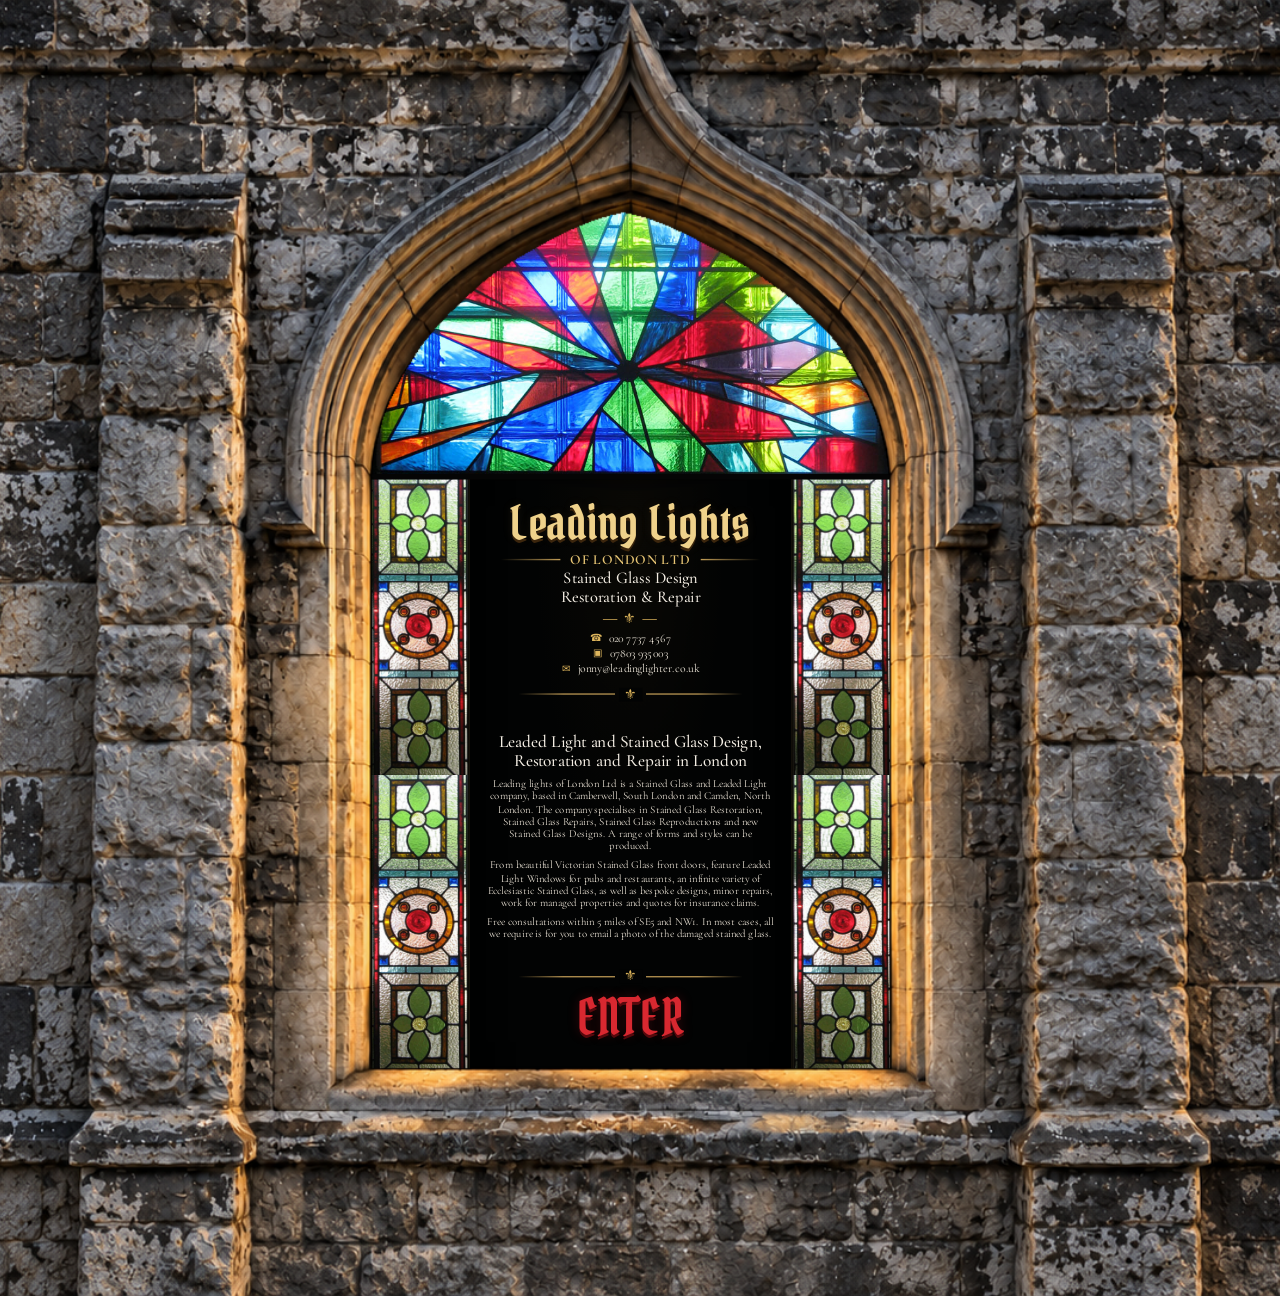
<file: index.html>
<!doctype html>
<html lang="en-GB">

<head>

  <meta charset="utf-8">

  <meta
    name="viewport"
    content="width=device-width, initial-scale=1"
  >


  <title>
    Leading Lights of London Ltd | Stained Glass Design, Restoration & Repair
  </title>


  <meta
    name="description"
    content="Leading Lights of London Ltd — stained glass design, restoration and repair in London."
  >


  <meta
    property="og:title"
    content="Leading Lights of London Ltd | Stained Glass Design, Restoration & Repair"
  >


  <meta
    property="og:description"
    content="Leading Lights of London Ltd — stained glass design, restoration and repair in London."
  >


  <meta
    property="og:type"
    content="website"
  >


  <!-- Add the final canonical URL here when the production domain is confirmed. -->
  <!-- Add verified LocalBusiness structured data here only after all business details are confirmed. -->


  <!-- Shared website styles -->

  <link
    rel="stylesheet"
    href="css/styles.css?v=7"
  >


  <!-- Landing-page-specific styles -->

  <link
    rel="stylesheet"
    href="css/landing.css?v=23"
  >


  <!-- =====================================================
       CLICK-TO-ENLARGE BUSINESS COPY
       ===================================================== -->

  <style>


    /* Existing text block remains visually unchanged
       until the visitor hovers over it. */

    .landing-business-copy--interactive {

      position: relative;

      cursor: pointer;

    }


    /* Invisible border positioned outside the existing
       content so it does NOT change your current spacing. */

    .landing-business-copy--interactive::after {

      content: '';

      position: absolute;

      inset: -10px;

      border:
        1px solid
        transparent;

      border-radius: 2px;

      pointer-events: none;

      transition:
        border-color 180ms ease,
        box-shadow 180ms ease,
        background-color 180ms ease;

    }


    .landing-business-copy--interactive:hover::after,
    .landing-business-copy--interactive:focus-visible::after {

      border-color:
        rgba(220, 181, 95, .72);

      box-shadow:
        0 0 15px rgba(212, 173, 95, .10),
        inset 0 0 16px rgba(212, 173, 95, .025);

      background-color:
        rgba(212, 173, 95, .012);

    }


    .landing-business-copy--interactive:focus-visible {

      outline: none;

    }


    /* =====================================================
       LARGE READING OVERLAY
       ===================================================== */

    .landing-copy-lightbox[hidden] {

      display: none !important;

    }


    .landing-copy-lightbox {

      position: fixed;

      inset: 0;

      z-index: 99999;

      display: flex;

      align-items: center;

      justify-content: center;

      padding:
        clamp(1.5rem, 5vw, 4rem);

      background:
        rgba(0, 0, 0, .94);

      backdrop-filter:
        blur(6px);

      -webkit-backdrop-filter:
        blur(6px);

    }


    .landing-copy-lightbox-panel {

      position: relative;

      width:
        min(
          90vw,
          920px
        );

      max-height:
        85vh;

      overflow-y: auto;

      padding:
        clamp(2.3rem, 5vw, 4.3rem)
        clamp(1.8rem, 5vw, 4.5rem);

      border:
        1px solid
        rgba(212, 173, 95, .46);

      background:
        radial-gradient(
          circle at 50% 0%,
          #181515 0,
          #0c0d0e 48%,
          #070808 100%
        );

      box-shadow:
        0 24px 80px rgba(0, 0, 0, .82),
        inset 0 0 0 1px rgba(255,255,255,.025);

      text-align: center;

    }


    .landing-copy-lightbox-title {

      width:
        min(
          100%,
          760px
        );

      margin:
        0
        auto
        1.7rem;

      font-family:
        'Cormorant Garamond',
        Georgia,
        serif;

      font-size:
        clamp(
          1.75rem,
          3vw,
          2.6rem
        );

      font-weight: 600;

      line-height: 1.15;

      color: #f2eadc;

    }


    .landing-copy-lightbox-rule {

      display: flex;

      align-items: center;

      justify-content: center;

      gap: .8rem;

      width:
        min(
          320px,
          60%
        );

      margin:
        0
        auto
        2rem;

      color: #d4ad5f;

    }


    .landing-copy-lightbox-rule::before,
    .landing-copy-lightbox-rule::after {

      content: '';

      flex: 1;

      height: 1px;

      background:
        linear-gradient(
          to right,
          transparent,
          rgba(212, 173, 95, .75)
        );

    }


    .landing-copy-lightbox-rule::after {

      background:
        linear-gradient(
          to left,
          transparent,
          rgba(212, 173, 95, .75)
        );

    }


    .landing-copy-lightbox-rule span {

      font-size: .7rem;

    }


    .landing-copy-lightbox-text {

      width:
        min(
          100%,
          760px
        );

      margin: 0 auto;

      font-family:
        'Cormorant Garamond',
        Georgia,
        serif;

      color: #e5dccd;

      font-size:
        clamp(
          1.2rem,
          1.8vw,
          1.48rem
        );

      line-height: 1.6;

    }


    .landing-copy-lightbox-text p {

      margin:
        0
        0
        1.45rem;

    }


    .landing-copy-lightbox-text p:last-child {

      margin-bottom: 0;

    }


    .landing-copy-lightbox-close {

      position: absolute;

      top: 1rem;

      right: 1rem;

      z-index: 5;

      display: flex;

      align-items: center;

      justify-content: center;

      width: 46px;

      height: 46px;

      padding: 0;

      border:
        1px solid
        rgba(212, 173, 95, .48);

      border-radius: 50%;

      background:
        rgba(5, 6, 6, .82);

      color: #f1eadc;

      font-family:
        Arial,
        sans-serif;

      font-size: 1.5rem;

      line-height: 1;

      cursor: pointer;

      transition:
        border-color 160ms ease,
        color 160ms ease,
        background-color 160ms ease;

    }


    .landing-copy-lightbox-close:hover,
    .landing-copy-lightbox-close:focus-visible {

      border-color: #d4ad5f;

      color: #efd393;

      background:
        rgba(18, 15, 12, .96);

    }


    body.landing-copy-open {

      overflow: hidden;

    }


    /* =====================================================
       MOBILE
       ===================================================== */

    @media (max-width: 600px) {

      .landing-business-copy--interactive::after {

        inset: -6px;

      }


      .landing-copy-lightbox {

        padding: 1rem;

      }


      .landing-copy-lightbox-panel {

        width: 100%;

        max-height: 90vh;

        padding:
          3.8rem
          1.35rem
          2rem;

      }


      .landing-copy-lightbox-title {

        font-size:
          clamp(
            1.55rem,
            7vw,
            2rem
          );

      }


      .landing-copy-lightbox-text {

        font-size: 1.12rem;

        line-height: 1.55;

      }

    }


    @media (prefers-reduced-motion: reduce) {

      .landing-business-copy--interactive::after,
      .landing-copy-lightbox-close {

        transition: none;

      }

    }


  </style>

</head>



<body class="landing-page">


  <a
    class="skip-link"
    href="#main-content"
  >
    Skip to content
  </a>



  <main id="main-content">


    <section
      class="gothic-stage"
      aria-label="Leading Lights of London entrance"
    >


      <!--
        FRONT STONE FRAME
      -->

      <img
        class="gothic-shell-image"
        src="assets/images/landing/landing-shell-frame-wide-clean-v2.png"
        alt="Weathered Gothic stone window frame"
        width="1448"
        height="1086"
      >



      <!--
        EVERYTHING BELOW THIS POINT SITS BEHIND THE STONE FRAME
      -->

      <div class="window-overlay landing-overlay">



        <!-- TOP STAINED GLASS -->

        <div
          class="landing-glass landing-glass--top"
          aria-hidden="true"
        >

          <img
            src="assets/images/landing/landing-top-panel-v2.png"
            alt=""
          >

        </div>



        <!-- LEFT STAINED-GLASS COLUMN -->

        <div
          class="landing-side-stack landing-side-stack--left"
          aria-hidden="true"
        >


          <div class="landing-side-piece">

            <img
              src="assets/images/landing/landing-side-panel.png"
              alt=""
            >

          </div>


          <div class="landing-side-piece">

            <img
              src="assets/images/landing/landing-side-panel.png"
              alt=""
            >

          </div>


        </div>



        <!-- CENTRAL INFORMATION PANEL -->

        <section
          class="landing-panel"
          aria-labelledby="landing-title"
        >


          <header class="landing-brand">


            <h1
              class="brand-title"
              id="landing-title"
            >
              Leading Lights
            </h1>


            <p class="brand-subtitle">
              of London Ltd
            </p>


            <div
              class="gold-rule"
              aria-hidden="true"
            ></div>



            <p class="service-line">
              Stained Glass Design<br>
              Restoration &amp; Repair
            </p>



            <div class="contact-compact">


              <a href="tel:+442077374567">

                <span aria-hidden="true">
                  ☎
                </span>

                020 7737 4567

              </a>


              <a href="tel:+447803935003">

                <span aria-hidden="true">
                  ▣
                </span>

                07803 935003

              </a>


              <a href="mailto:jonny@leadinglighter.co.uk">

                <span aria-hidden="true">
                  ✉
                </span>

                jonny@leadinglighter.co.uk

              </a>


            </div>


          </header>



          <div
            class="gold-rule landing-section-rule"
            aria-hidden="true"
          ></div>



          <!-- =================================================
               BUSINESS COPY
               Now clickable without changing its normal layout.
               ================================================= -->

          <div
            class="landing-business-copy landing-business-copy--interactive"
            id="landing-business-copy"
            role="button"
            tabindex="0"
            aria-haspopup="dialog"
            aria-controls="landing-copy-lightbox"
            aria-label="Open larger version of the business information"
          >


            <h2 class="landing-business-title">

              Leaded Light and Stained Glass Design, Restoration and Repair in London

            </h2>



            <p class="landing-copy">

              Leading lights of London Ltd is a Stained Glass and Leaded Light company, based in Camberwell, South London and Camden, North London. The company specialises in Stained Glass Restoration, Stained Glass Repairs, Stained Glass Reproductions and new Stained Glass Designs. A range of forms and styles can be produced.

            </p>



            <p class="landing-copy">

              From beautiful Victorian Stained Glass front doors, feature Leaded Light Windows for pubs and restaurants, an infinite variety of Ecclesiastic Stained Glass, as well as bespoke designs, minor repairs, work for managed properties and quotes for insurance claims.

            </p>



            <p class="landing-copy">

              Free consultations within 5 miles of SE5 and NW1. In most cases, all we require is for you to email a photo of the damaged stained glass.

            </p>


          </div>



          <div
            class="gold-rule landing-enter-rule"
            aria-hidden="true"
          ></div>



          <!-- ENTER -->

          <a
            class="enter-link"
            href="home.html"
            aria-label="Enter the Leading Lights of London website"
          >
            ENTER
          </a>


        </section>



        <!-- RIGHT STAINED-GLASS COLUMN -->

        <div
          class="landing-side-stack landing-side-stack--right"
          aria-hidden="true"
        >


          <div class="landing-side-piece">

            <img
              src="assets/images/landing/landing-side-panel.png"
              alt=""
            >

          </div>


          <div class="landing-side-piece">

            <img
              src="assets/images/landing/landing-side-panel.png"
              alt=""
            >

          </div>


        </div>


      </div>


    </section>


  </main>



  <!-- =====================================================
       ENLARGED BUSINESS TEXT
       ===================================================== -->

  <div
    class="landing-copy-lightbox"
    id="landing-copy-lightbox"
    role="dialog"
    aria-modal="true"
    aria-labelledby="landing-copy-lightbox-title"
    hidden
  >


    <div class="landing-copy-lightbox-panel">


      <button
        class="landing-copy-lightbox-close"
        id="landing-copy-lightbox-close"
        type="button"
        aria-label="Close enlarged business information"
      >
        ×
      </button>



      <h2
        class="landing-copy-lightbox-title"
        id="landing-copy-lightbox-title"
      >

        Leaded Light and Stained Glass Design,<br>
        Restoration and Repair in London

      </h2>



      <div
        class="landing-copy-lightbox-rule"
        aria-hidden="true"
      >
        <span>✦</span>
      </div>



      <div class="landing-copy-lightbox-text">


        <p>

          Leading lights of London Ltd is a Stained Glass and Leaded Light company, based in Camberwell, South London and Camden, North London. The company specialises in Stained Glass Restoration, Stained Glass Repairs, Stained Glass Reproductions and new Stained Glass Designs. A range of forms and styles can be produced.

        </p>


        <p>

          From beautiful Victorian Stained Glass front doors, feature Leaded Light Windows for pubs and restaurants, an infinite variety of Ecclesiastic Stained Glass, as well as bespoke designs, minor repairs, work for managed properties and quotes for insurance claims.

        </p>


        <p>

          Free consultations within 5 miles of SE5 and NW1. In most cases, all we require is for you to email a photo of the damaged stained glass.

        </p>


      </div>


    </div>


  </div>



  <!-- EXISTING MAIN SCRIPT -->

  <script
    src="js/main.js"
    defer
  ></script>



  <!-- =====================================================
       ENLARGED TEXT SCRIPT
       ===================================================== -->

  <script>

    document.addEventListener(
      'DOMContentLoaded',
      () => {


        const copyBlock =
          document.getElementById(
            'landing-business-copy'
          );


        const lightbox =
          document.getElementById(
            'landing-copy-lightbox'
          );


        const closeButton =
          document.getElementById(
            'landing-copy-lightbox-close'
          );



        function openCopyLightbox() {

          lightbox.hidden = false;

          document.body.classList.add(
            'landing-copy-open'
          );

          closeButton.focus();

        }



        function closeCopyLightbox() {

          lightbox.hidden = true;

          document.body.classList.remove(
            'landing-copy-open'
          );

          copyBlock.focus();

        }



        copyBlock.addEventListener(
          'click',
          openCopyLightbox
        );



        copyBlock.addEventListener(
          'keydown',
          event => {

            if (
              event.key === 'Enter' ||
              event.key === ' '
            ) {

              event.preventDefault();

              openCopyLightbox();

            }

          }
        );



        closeButton.addEventListener(
          'click',
          event => {

            event.preventDefault();

            event.stopPropagation();

            closeCopyLightbox();

          }
        );



        lightbox.addEventListener(
          'click',
          event => {

            if (
              event.target === lightbox
            ) {

              closeCopyLightbox();

            }

          }
        );



        document.addEventListener(
          'keydown',
          event => {

            if (
              event.key === 'Escape' &&
              !lightbox.hidden
            ) {

              closeCopyLightbox();

            }

          }
        );


      }
    );

  </script>


</body>

</html>
</file>
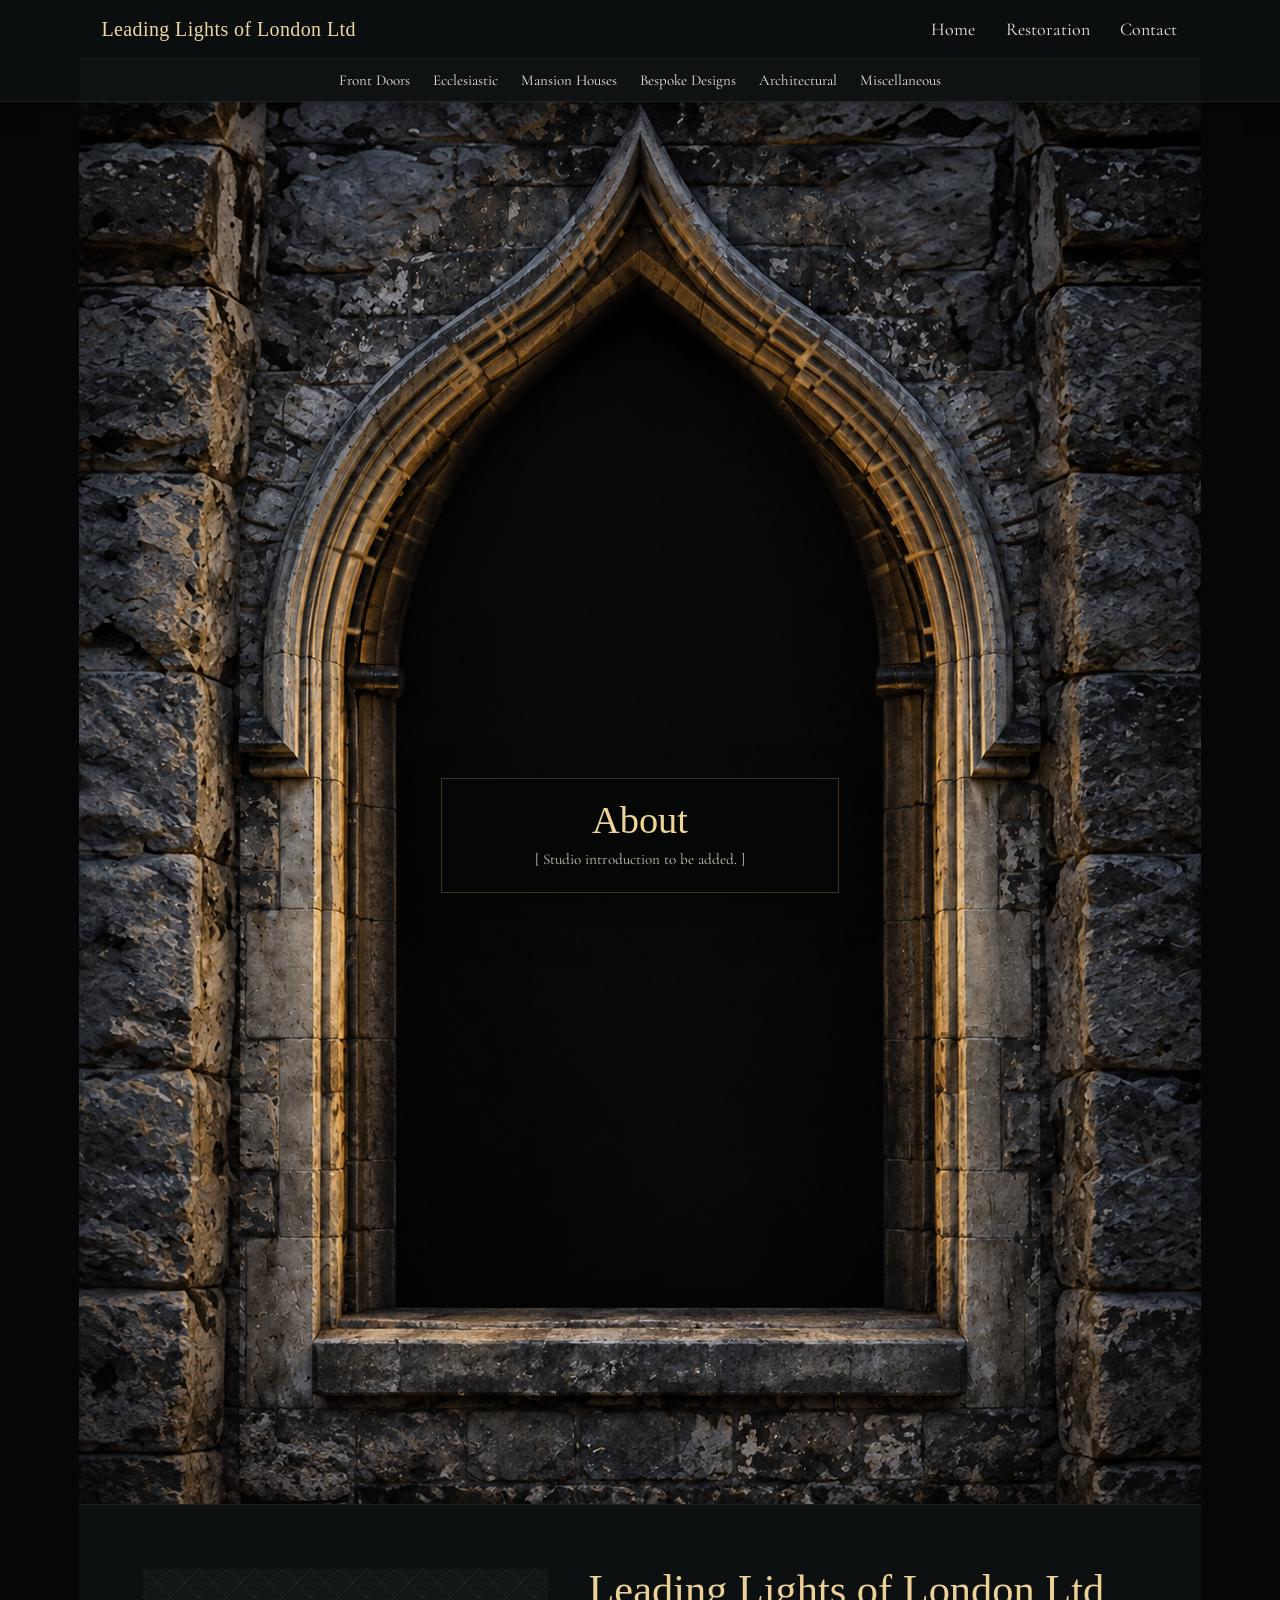
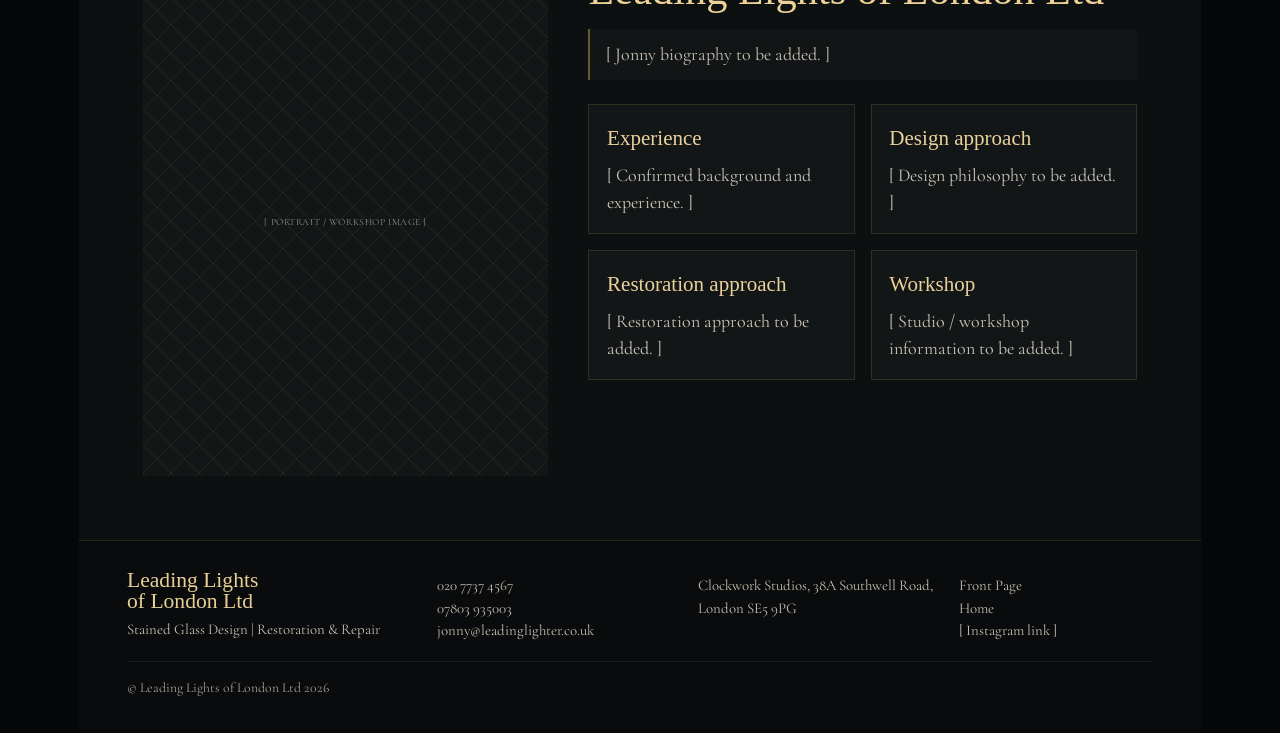
<file: about.html>
<!doctype html>
    <html lang="en-GB">
    <head>
  <meta charset="utf-8">
  <meta name="viewport" content="width=device-width, initial-scale=1">
  <title>About | Leading Lights of London Ltd</title>
  <meta name="description" content="About Leading Lights of London Ltd and its stained glass studio.">
  <meta property="og:title" content="About | Leading Lights of London Ltd">
  <meta property="og:description" content="About Leading Lights of London Ltd and its stained glass studio.">
  <meta property="og:type" content="website">
  <!-- Add the final canonical URL here when the production domain is confirmed. -->
  <!-- Add verified LocalBusiness structured data here only after all business details are confirmed. -->
  <link rel="stylesheet" href="css/styles.css">
</head>
    <body>
      <a class="skip-link" href="#main-content">Skip to content</a>
      <header class="site-header">
  <nav class="primary-nav" aria-label="Primary navigation">
    <a class="brand-mini" href="home.html">Leading Lights of London Ltd</a>
    <button class="nav-toggle" type="button" aria-expanded="false" aria-controls="primary-links">Menu</button>
    <ul class="primary-links" id="primary-links">
      <li><a href="home.html">Home</a></li> <li><a href="restoration.html">Restoration</a></li> <li><a href="about.html" aria-current="page">About</a></li> <li><a href="contact.html">Contact</a></li>
    </ul>
  </nav>
  <nav class="gallery-nav" aria-label="Gallery categories">
    <ul class="gallery-links"><li><a href="gallery/front-doors.html">Front Doors</a></li> <li><a href="gallery/ecclesiastic.html">Ecclesiastic</a></li> <li><a href="gallery/mansion-houses.html">Mansion Houses</a></li> <li><a href="gallery/bespoke-designs.html">Bespoke Designs</a></li> <li><a href="gallery/architectural.html">Architectural</a></li> <li><a href="gallery/miscellaneous.html">Miscellaneous</a></li></ul>
  </nav>
</header>
      <main id="main-content">
        <section class="gothic-stage" aria-label="About page Gothic window">
  <img class="gothic-shell-image" src="assets/images/site/master-gothic-shell.png" alt="Dark Gothic stone window surround used as the site architectural frame" width="1122" height="1402">
  <div class="window-overlay page-overlay">
    <div class="page-window-card">
      <h1>About</h1>
      <p>[ Studio introduction to be added. ]</p>
    </div>
  </div>
</section>
<section class="content-band">
  <div class="about-grid">
    <div class="about-photo"><div class="image-placeholder">[ PORTRAIT / WORKSHOP IMAGE ]</div></div>
    <div>
      <h2 class="section-heading">Leading Lights of London Ltd</h2>
      <p class="placeholder-copy">[ Jonny biography to be added. ]</p>
      <div class="cards-grid" style="grid-template-columns: 1fr 1fr;">
        <article class="info-card"><h3>Experience</h3><p>[ Confirmed background and experience. ]</p></article>
        <article class="info-card"><h3>Design approach</h3><p>[ Design philosophy to be added. ]</p></article>
        <article class="info-card"><h3>Restoration approach</h3><p>[ Restoration approach to be added. ]</p></article>
        <article class="info-card"><h3>Workshop</h3><p>[ Studio / workshop information to be added. ]</p></article>
      </div>
    </div>
  </div>
</section>

      </main>
      <footer class="site-footer">
  <div class="footer-grid">
    <div>
      <div class="footer-brand">Leading Lights<br>of London Ltd</div>
      <p>Stained Glass Design | Restoration &amp; Repair</p>
    </div>
    <div>
      <ul>
        <li><a href="tel:+442077374567">020 7737 4567</a></li>
        <li><a href="tel:+447803935003">07803 935003</a></li>
        <li><a href="mailto:jonny@leadinglighter.co.uk">jonny@leadinglighter.co.uk</a></li>
      </ul>
    </div>
    <div>
      <p>Clockwork Studios, 38A Southwell Road, London SE5 9PG</p>
    </div>
    <div>
      <ul>
        <li><a href="index.html">Front Page</a></li>
        <li><a href="home.html">Home</a></li>
        <li><a href="#">[ Instagram link ]</a></li>
      </ul>
    </div>
  </div>
  <div class="footer-bottom">© Leading Lights of London Ltd 2026</div>
</footer>
      <script src="js/main.js" defer></script>
    </body>
    </html>
</file>
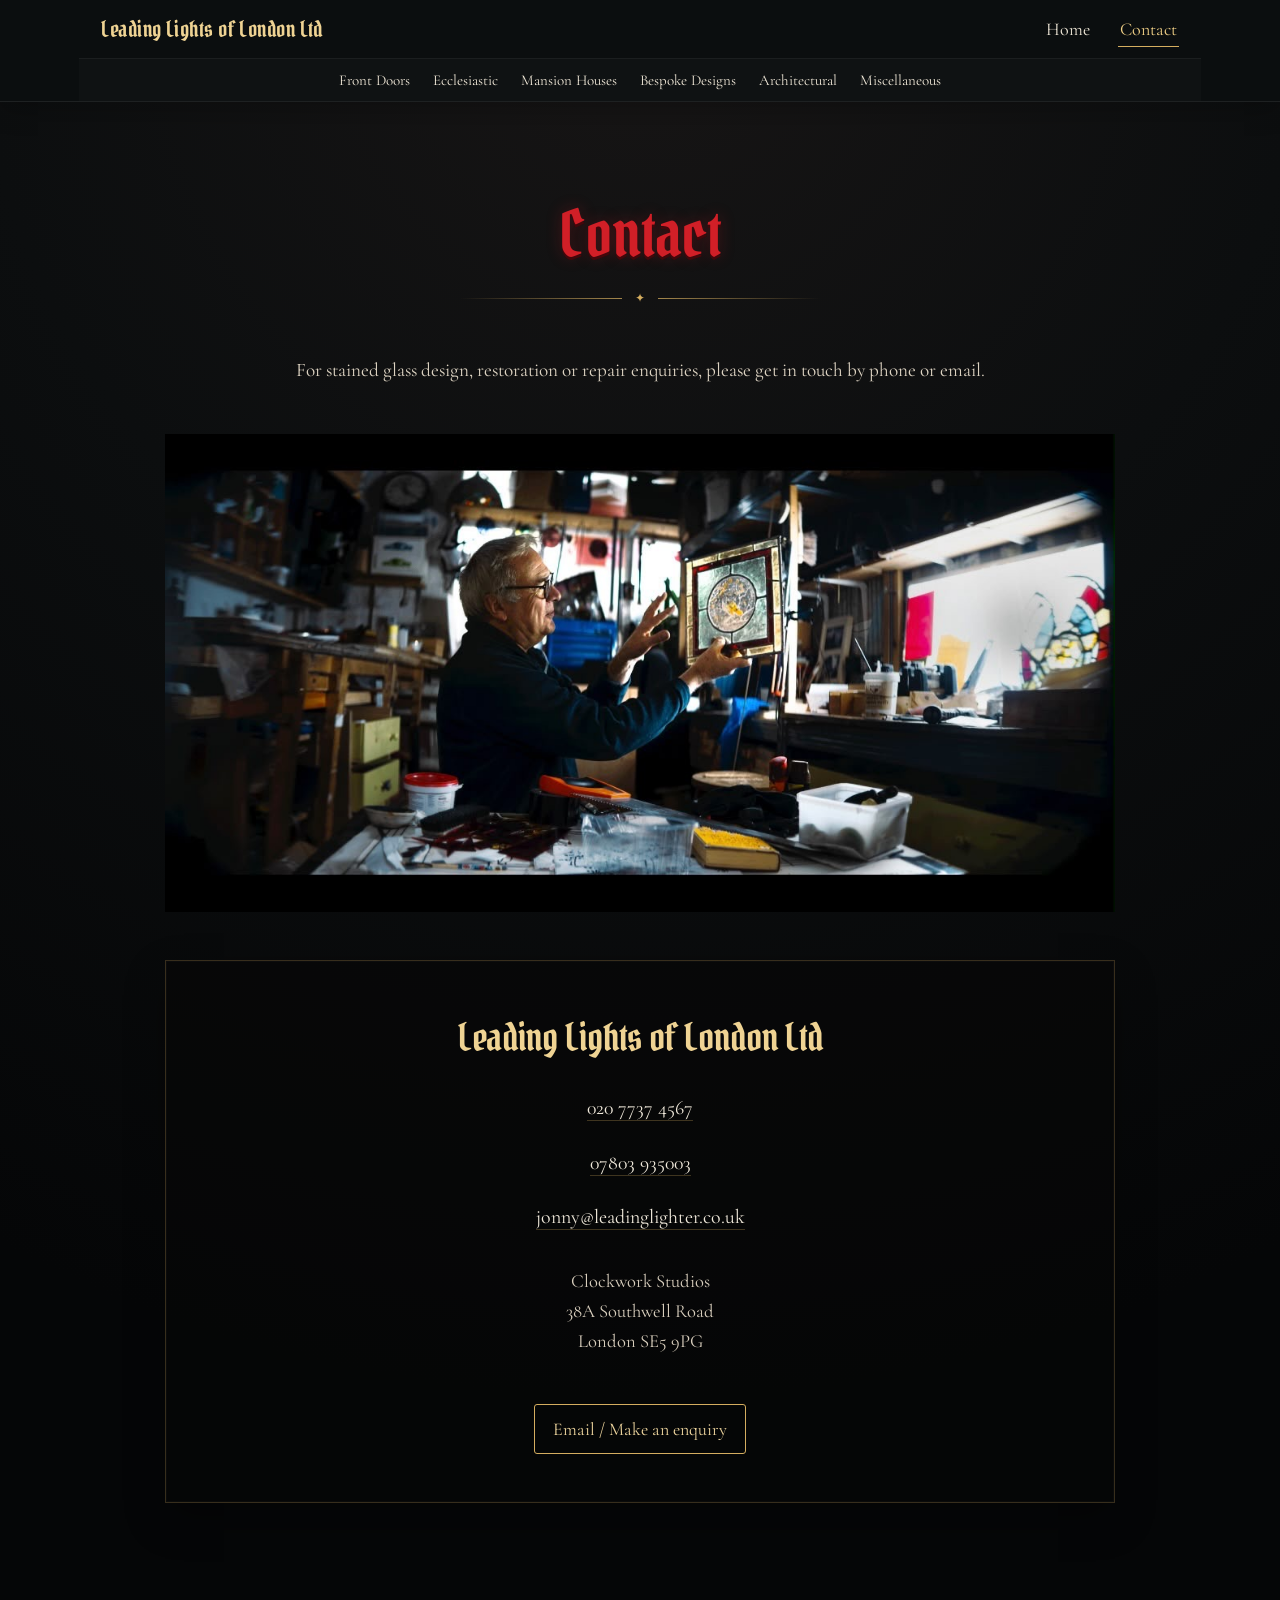
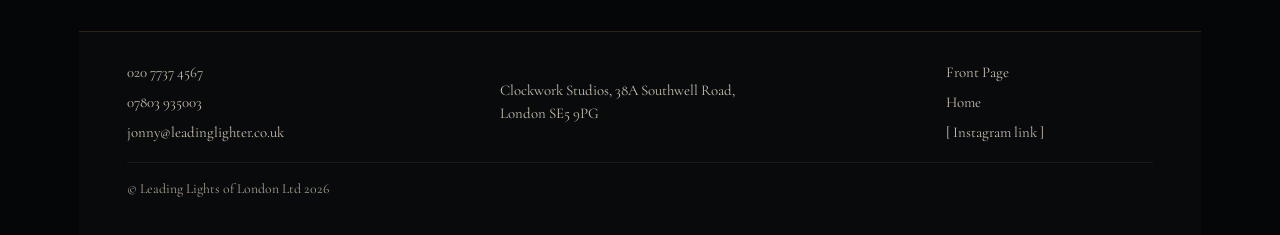
<file: contact.html>
<!doctype html>
<html lang="en-GB">

<head>
  <meta charset="utf-8">
  <meta name="viewport" content="width=device-width, initial-scale=1">

  <title>Contact | Leading Lights of London Ltd</title>

  <meta
    name="description"
    content="Contact Leading Lights of London Ltd for stained glass design, restoration and repair in London."
  >

  <link rel="stylesheet" href="css/styles.css">

  <style>

    @import url('https://fonts.googleapis.com/css2?family=Cormorant+Garamond:wght@400;500;600&family=Pirata+One&display=swap');

    /* CONTACT PAGE */

    body.contact-page {
      margin: 0;
      min-height: 100vh;

      background:
        radial-gradient(
          circle at 50% 0%,
          #171515 0,
          #0c0e0f 34%,
          #050607 72%
        );

      color: #f1eadc;
    }

    /* NAVIGATION */

    body.contact-page .brand-mini {
      font-family:
        'Pirata One',
        Georgia,
        serif !important;

      font-size:
        clamp(1.1rem, 2vw, 1.4rem);

      color: #efd393;
    }

    /* MAIN CONTACT AREA */

    .contact-main {
      box-sizing: border-box;

      width: min(92%, 1050px);

      margin: 0 auto;

      padding:
        clamp(4rem, 8vw, 7rem)
        1rem
        clamp(5rem, 10vw, 8rem);

      text-align: center;
    }

    .contact-title {
      margin: 0;

      font-family:
        'Pirata One',
        Georgia,
        serif;

      font-size:
        clamp(2.8rem, 5vw, 5rem);

      font-weight: 400;
      line-height: .95;
      color: #d11f27;

      text-shadow:
        0 3px 0 #43070b,
        0 0 16px rgba(189,25,34,.32);
    }

    /* GOLD DIVIDER */

    .contact-rule {
      display: flex;

      align-items: center;
      justify-content: center;

      gap: .8rem;

      width: min(360px, 70%);

      margin: 1.5rem auto 0;

      color: #d4ad5f;
    }

    .contact-rule::before,
    .contact-rule::after {
      content: '';

      display: block;

      flex: 1;
      height: 1px;

      background:
        linear-gradient(
          to right,
          transparent,
          rgba(212,173,95,.75)
        );
    }

    .contact-rule::after {
      background:
        linear-gradient(
          to left,
          transparent,
          rgba(212,173,95,.75)
        );
    }

    .contact-rule span {
      font-size: .75rem;
    }

    /* INTRODUCTORY TEXT ABOVE PHOTOGRAPH */

    .contact-intro {
      width: min(90%, 950px);

      margin:
        clamp(2rem, 4vw, 3rem)
        auto
        0;

      font-family:
        'Cormorant Garamond',
        Georgia,
        serif;

      font-size:
        clamp(1.1rem, 1.5vw, 1.3rem);

      line-height: 1.6;

      color: #ddd3c2;

      text-align: center;
    }

    /* CONTACT PHOTOGRAPH */

    .contact-photo-wrapper {
      box-sizing: border-box;

      display: flex;

      align-items: center;
      justify-content: center;

      width: min(100%, 950px);

      margin:
        clamp(2rem, 4vw, 3rem)
        auto
        0;

      padding: 0;

      background: transparent;
      border: none;
      box-shadow: none;
    }

    .contact-photo {
      display: block;

      width: 100%;
      height: auto;

      max-width: 950px;

      margin: 0 auto;
      padding: 0;

      object-fit: contain;
      object-position: center;

      border: none !important;
      border-radius: 0;

      background: transparent;
      box-shadow: none !important;
    }

    /* CONTACT DETAILS */
    /* SAME WIDTH AS PHOTOGRAPH */

    .contact-details {
      box-sizing: border-box;

      width: min(100%, 950px);

      margin:
        clamp(2rem, 4vw, 3rem)
        auto
        0;

      padding:
        clamp(2rem, 4vw, 3rem);

      border:
        1px solid
        rgba(212,173,95,.24);

      background:
        rgba(6,7,7,.55);

      box-shadow:
        0 16px 38px rgba(0,0,0,.3),
        inset 0 0 0 1px rgba(255,255,255,.02);
    }

    .contact-details h2 {
      margin: 0 0 1.6rem;

      font-family:
        'Pirata One',
        Georgia,
        serif;

      font-size:
        clamp(1.8rem, 3vw, 2.5rem);

      font-weight: 400;

      color: #efd393;
    }

    .contact-list {
      list-style: none;

      margin: 0;
      padding: 0;

      font-family:
        'Cormorant Garamond',
        Georgia,
        serif;

      font-size:
        clamp(1.1rem, 1.55vw, 1.35rem);

      line-height: 1.7;

      overflow-wrap: anywhere;
    }

    .contact-list li + li {
      margin-top: .8rem;
    }

    .contact-list a {
      color: #f1eadc;

      text-decoration: none;

      border-bottom:
        1px solid
        rgba(212,173,95,.28);

      transition:
        color 160ms ease,
        border-color 160ms ease;
    }

    .contact-list a:hover,
    .contact-list a:focus-visible {
      color: #efd393;

      border-color:
        rgba(212,173,95,.75);
    }

    .contact-address {
      margin: 2rem 0 0;

      font-family:
        'Cormorant Garamond',
        Georgia,
        serif;

      font-size:
        clamp(1.05rem, 1.45vw, 1.25rem);

      line-height: 1.6;

      color: #d8cebd;
    }

    .contact-email-button {
      display: inline-block;

      margin-top:
        clamp(2rem, 4vw, 3rem);
    }

    /* FOOTER */

    body.contact-page .site-footer {
      background: #080a0b;
    }

    body.contact-page .site-footer .footer-grid {
      display: grid;

      grid-template-columns:
        minmax(170px,.8fr)
        minmax(235px,1fr)
        minmax(120px,.56fr);

      column-gap:
        clamp(50px, 6vw, 90px);

      align-items: center;
    }

    body.contact-page .site-footer .footer-grid ul {
      margin: 0;
      padding: 0;
    }

    body.contact-page .site-footer .footer-grid li {
      margin: 0 0 .48rem 0;
    }

    body.contact-page .site-footer .footer-grid li:last-child {
      margin-bottom: 0;
    }

    body.contact-page .site-footer .footer-grid p {
      margin: 0;
      line-height: 1.55;
    }

    /* MOBILE RESPONSIVENESS */

    @media (max-width: 760px) {

      body.contact-page .site-footer .footer-grid {
        grid-template-columns: 1fr;
        row-gap: 1.8rem;
      }

      .contact-main {
        padding-top: 3rem;
      }

      .contact-intro {
        width: 100%;
        margin-top: 2rem;
      }

      .contact-photo-wrapper {
        width: 100%;
        margin-top: 2rem;
      }

      .contact-photo {
        width: 100%;
        height: auto;
      }

      .contact-details {
        width: 100%;
        margin-top: 2rem;
        padding: 1.8rem 1.25rem;
      }

    }

  </style>

</head>

<body class="contact-page">

  <a
    class="skip-link"
    href="#main-content"
  >
    Skip to content
  </a>

  <!-- HEADER -->

  <header class="site-header">

    <nav
      class="primary-nav"
      aria-label="Primary navigation"
    >

      <a
        class="brand-mini"
        href="home.html"
      >
        Leading Lights of London Ltd
      </a>

      <button
        class="nav-toggle"
        type="button"
        aria-expanded="false"
        aria-controls="primary-links"
      >
        Menu
      </button>

      <ul
        class="primary-links"
        id="primary-links"
      >

        <li>
          <a href="home.html">
            Home
          </a>
        </li>

        <li>
          <a
            href="contact.html"
            aria-current="page"
          >
            Contact
          </a>
        </li>

      </ul>

    </nav>

    <nav
      class="gallery-nav"
      aria-label="Gallery categories"
    >

      <ul class="gallery-links">

        <li>
          <a href="gallery/front-doors.html">
            Front Doors
          </a>
        </li>

        <li>
          <a href="gallery/ecclesiastic.html">
            Ecclesiastic
          </a>
        </li>

        <li>
          <a href="gallery/mansion-houses.html">
            Mansion Houses
          </a>
        </li>

        <li>
          <a href="gallery/bespoke-designs.html">
            Bespoke Designs
          </a>
        </li>

        <li>
          <a href="gallery/architectural.html">
            Architectural
          </a>
        </li>

        <li>
          <a href="gallery/miscellaneous.html">
            Miscellaneous
          </a>
        </li>

      </ul>

    </nav>

  </header>

  <!-- MAIN CONTACT PAGE -->

  <main
    class="contact-main"
    id="main-content"
  >

    <h1 class="contact-title">
      Contact
    </h1>

    <div
      class="contact-rule"
      aria-hidden="true"
    >
      <span>✦</span>
    </div>

    <!-- CONTACT INTRODUCTION -->

    <p class="contact-intro">
      For stained glass design, restoration or repair enquiries,
      please get in touch by phone or email.
    </p>

    <!-- CONTACT IMAGE -->

    <div class="contact-photo-wrapper">

      <img
        class="contact-photo"
        src="assets/images/contact.JPG"
        alt="Stained glass craftsman working in the Leading Lights of London studio"
        decoding="async"
      >

    </div>

    <!-- CONTACT INFORMATION -->

    <section
      class="contact-details"
      aria-label="Contact details"
    >

      <h2>
        Leading Lights of London Ltd
      </h2>

      <ul class="contact-list">

        <li>
          <a href="tel:+442077374567">
            020 7737 4567
          </a>
        </li>

        <li>
          <a href="tel:+447803935003">
            07803 935003
          </a>
        </li>

        <li>
          <a href="mailto:jonny@leadinglighter.co.uk">
            jonny@leadinglighter.co.uk
          </a>
        </li>

      </ul>

      <p class="contact-address">
        Clockwork Studios<br>
        38A Southwell Road<br>
        London SE5 9PG
      </p>

      <a
        class="button contact-email-button"
        href="mailto:jonny@leadinglighter.co.uk"
      >
        Email / Make an enquiry
      </a>

    </section>

  </main>

  <!-- FOOTER -->

  <footer class="site-footer">

    <div class="footer-grid">

      <div>

        <ul>

          <li>
            <a href="tel:+442077374567">
              020 7737 4567
            </a>
          </li>

          <li>
            <a href="tel:+447803935003">
              07803 935003
            </a>
          </li>

          <li>
            <a href="mailto:jonny@leadinglighter.co.uk">
              jonny@leadinglighter.co.uk
            </a>
          </li>

        </ul>

      </div>

      <div>

        <p>
          Clockwork Studios, 38A Southwell Road,<br>
          London SE5 9PG
        </p>

      </div>

      <div>

        <ul>

          <li>
            <a href="index.html">
              Front Page
            </a>
          </li>

          <li>
            <a href="home.html">
              Home
            </a>
          </li>

          <li>
            <a href="#">
              [ Instagram link ]
            </a>
          </li>

        </ul>

      </div>

    </div>

    <div class="footer-bottom">
      © Leading Lights of London Ltd 2026
    </div>

  </footer>

  <script src="js/main.js" defer></script>

</body>

</html>
</file>
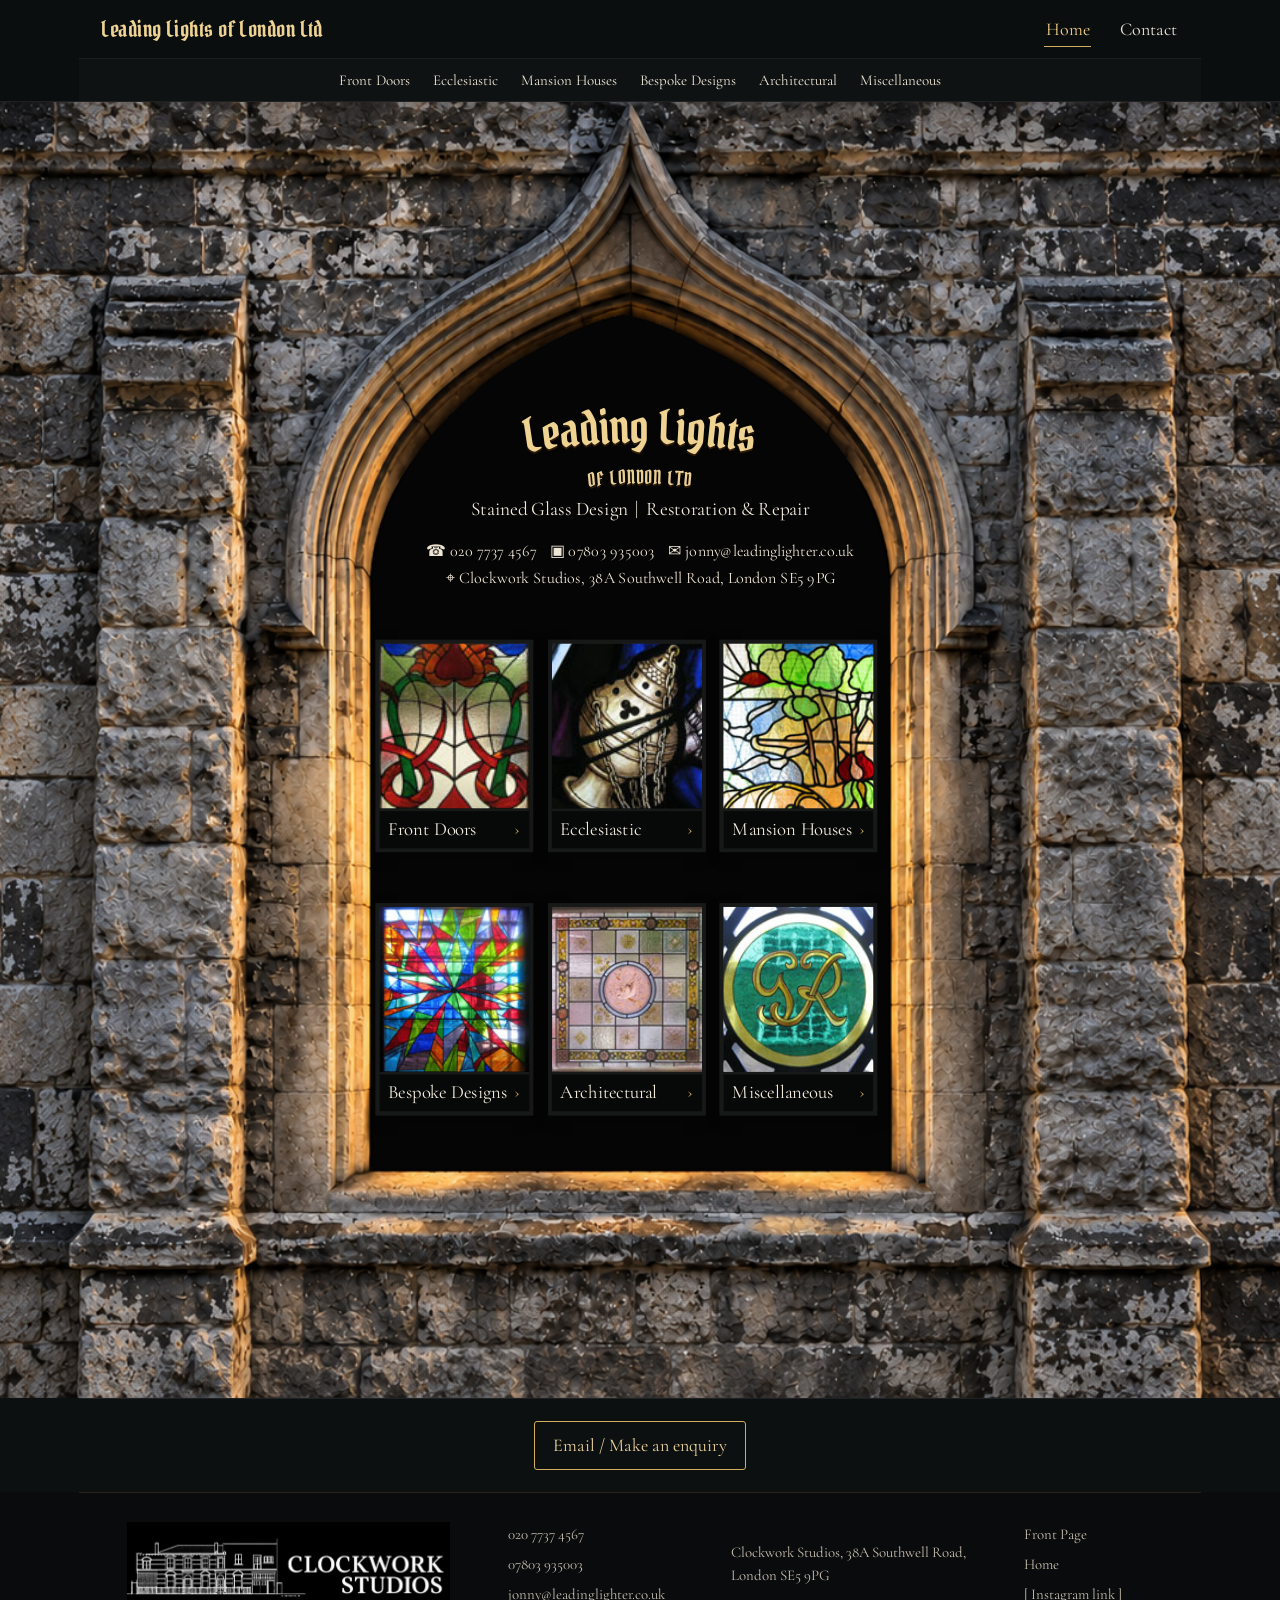
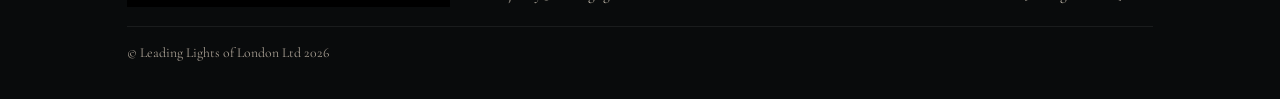
<file: home.html>
<!doctype html>
<html lang="en-GB">

<head>
  <meta charset="utf-8">
  <meta name="viewport" content="width=device-width, initial-scale=1">

  <title>Home | Leading Lights of London Ltd</title>

  <meta
    name="description"
    content="Stained glass design, restoration and repair by Leading Lights of London Ltd."
  >

  <meta
    property="og:title"
    content="Home | Leading Lights of London Ltd"
  >

  <meta
    property="og:description"
    content="Stained glass design, restoration and repair by Leading Lights of London Ltd."
  >

  <meta
    property="og:type"
    content="website"
  >

  <link rel="stylesheet" href="css/styles.css">

  <style>

    @import url('https://fonts.googleapis.com/css2?family=Pirata+One&display=swap');

    /* =====================================================
       HOMEPAGE SHELL ALIGNMENT
       ===================================================== */

    body.home-page .gothic-stage {
      position: relative;
      left: 0 !important;
      right: auto !important;
      width: 100vw !important;
      height: 75vw !important;
      max-width: none !important;
      min-height: 0;
      margin-left: calc(50% - 50vw) !important;
      margin-right: calc(50% - 50vw) !important;
      margin-top: 0 !important;
      margin-bottom: 0 !important;
      padding: 0;
      overflow: hidden;
      background: #050505;
      transform: none !important;
    }

    /* =====================================================
       SAME WIDE SHELL AS LANDING PAGE
       ===================================================== */

    body.home-page .gothic-shell-image {
      position: absolute;
      inset: 0;
      z-index: 10;
      display: block !important;
      width: 100% !important;
      height: 100% !important;
      max-width: none !important;
      margin: 0;
      padding: 0;
      aspect-ratio: 1448 / 1086;
      object-fit: fill;
      object-position: center;
      pointer-events: none;
      user-select: none;
    }

    body.home-page .window-overlay {
      z-index: 2;
    }

    /* =====================================================
       HOMEPAGE TITLE FONT
       ===================================================== */

    body.home-page .brand-mini,
    body.home-page .section-heading,
    body.home-page .footer-brand {
      font-family: 'Pirata One', Georgia, serif !important;
      font-weight: 400;
    }

    /* =====================================================
       HOMEPAGE BRAND BLOCK
       ===================================================== */

    body.home-page .home-brand {
      position: relative;
      transform: translateY(-0.65rem);
    }

    /* =====================================================
       CURVED WINDOW TITLE
       ===================================================== */

    body.home-page .home-brand > .brand-title,
    body.home-page .home-brand > .brand-subtitle {
      visibility: hidden;
    }

    body.home-page .arched-home-title {
      position: absolute;
      top: -.35rem;
      left: 50%;
      width: 100%;
      height: clamp(3.2rem, 6vw, 5rem);
      transform: translateX(-50%);
      overflow: visible;
      pointer-events: none;
      z-index: 2;
    }

    body.home-page .arched-home-title text {
      font-family: 'Pirata One', Georgia, serif;
      font-weight: 400;
      fill: #efd393;
      text-shadow: 0 2px 0 #2d1c08;
    }

    body.home-page .arched-home-title .arched-main {
      font-size: 54px;
    }

    body.home-page .arched-home-title .arched-sub {
      font-size: 22px;
      fill: #e9cf96;
      letter-spacing: 1px;
    }

    /* =====================================================
       SIX-PANE HOMEPAGE GALLERY
       ORIGINAL SIZE AND SPACING RETAINED
       ===================================================== */

    body.home-page .home-gallery-grid {
      position: relative;
      flex: 1 1 auto;
      width: 78%;
      min-height: 0;
      align-self: center;

      display: grid;

      grid-template-columns:
        repeat(3, minmax(0, 1fr));

      grid-template-rows:
        repeat(2, minmax(0, 1fr));

      column-gap:
        clamp(10px, .9vw, 14px);

      row-gap:
        clamp(40px, 3.2vw, 54px);

      margin-top: 1.9%;
      margin-bottom: 1.5%;

      overflow: visible;

      transform:
        translateX(-2.5%)
        scale(0.92);

      transform-origin: center center;
    }

    body.home-page .home-gallery-grid > .gallery-pane {
      min-width: 0;
      min-height: 0;
      height: 100%;
      position: relative;
    }

    /* =====================================================
       REAL HOMEPAGE TILE PHOTOS
       ===================================================== */

    body.home-page .tile-photo {
      display: block;
      flex: 1 1 auto;
      width: 100%;
      height: 100%;
      min-width: 0;
      min-height: 0;
      object-fit: cover;
      object-position: center;
      overflow: hidden;
    }

    /* =====================================================
       TILE LABELS
       ALL SIX LABELS BELOW PHOTOGRAPHS
       ===================================================== */

    body.home-page .gallery-pane-label {
      font-size: clamp(.94rem, 1.02vw, 1.06rem);
      line-height: 1.15;
      z-index: 4;
    }

    /* =====================================================
       LOWER HOMEPAGE BACKGROUNDS
       ===================================================== */

    body.home-page .content-band {
      box-shadow:
        0 0 0 100vmax #0d1011;

      clip-path:
        inset(0 -100vmax);
    }

    body.home-page .site-footer {
      box-shadow:
        0 0 0 100vmax #090b0c;

      clip-path:
        inset(0 -100vmax);
    }

    /* =====================================================
       COMPACT ENQUIRY SECTION
       ===================================================== */

    body.home-page .enquiry-band {
      padding-top: 1.35rem !important;
      padding-bottom: 1.35rem !important;
      min-height: 0 !important;
    }

    body.home-page .enquiry-band .cta-row {
      margin-top: 0 !important;
      margin-bottom: 0 !important;

      display: flex;
      justify-content: center;
      align-items: center;
      width: 100%;
    }

    /* =====================================================
       FOOTER LAYOUT
       ===================================================== */

    body.home-page .site-footer .footer-grid {
      display: grid;

      grid-template-columns:
        minmax(300px, 1.4fr)
        minmax(155px, .72fr)
        minmax(235px, 1fr)
        minmax(120px, .56fr);

      column-gap:
        clamp(50px, 4.5vw, 82px);

      align-items: center;
    }

    /* CLOCKWORK IMAGE */

    body.home-page .footer-studio-link {
      display: block;
      width: 100%;
      max-width: 340px;
      text-decoration: none;
    }

    body.home-page .footer-studio-image {
      display: block;
      width: 100%;
      height: auto;
    }

    /* FOOTER TEXT SPACING */

    body.home-page .site-footer .footer-grid > div:nth-child(2),
    body.home-page .site-footer .footer-grid > div:nth-child(3),
    body.home-page .site-footer .footer-grid > div:nth-child(4) {
      align-self: center;
    }

    body.home-page .site-footer .footer-grid ul {
      margin: 0;
      padding: 0;
    }

    body.home-page .site-footer .footer-grid li {
      margin: 0 0 .48rem 0;
    }

    body.home-page .site-footer .footer-grid li:last-child {
      margin-bottom: 0;
    }

    body.home-page .site-footer .footer-grid p {
      margin: 0;
      line-height: 1.55;
    }

    /* =====================================================
       MOBILE
       ===================================================== */

    @media (max-width: 900px) {

      body.home-page .home-gallery-grid {
        transform: none;
      }

      body.home-page .site-footer .footer-grid {
        grid-template-columns: 1fr;
        row-gap: 2rem;
      }

      body.home-page .footer-studio-link {
        max-width: 320px;
      }

    }

  </style>

</head>

<body class="home-page">

  <a class="skip-link" href="#main-content">
    Skip to content
  </a>

  <header class="site-header">

    <nav class="primary-nav" aria-label="Primary navigation">

      <a class="brand-mini" href="home.html">
        Leading Lights of London Ltd
      </a>

      <button
        class="nav-toggle"
        type="button"
        aria-expanded="false"
        aria-controls="primary-links"
      >
        Menu
      </button>

      <ul class="primary-links" id="primary-links">

        <li>
          <a href="home.html" aria-current="page">
            Home
          </a>
        </li>

        <li>
          <a href="about.html">
            About
          </a>
        </li>

        <li>
          <a href="contact.html">
            Contact
          </a>
        </li>

      </ul>

    </nav>

    <nav class="gallery-nav" aria-label="Gallery categories">

      <ul class="gallery-links">

        <li>
          <a href="gallery/front-doors.html">
            Front Doors
          </a>
        </li>

        <li>
          <a href="gallery/ecclesiastic.html">
            Ecclesiastic
          </a>
        </li>

        <li>
          <a href="gallery/mansion-houses.html">
            Mansion Houses
          </a>
        </li>

        <li>
          <a href="gallery/bespoke-designs.html">
            Bespoke Designs
          </a>
        </li>

        <li>
          <a href="gallery/architectural.html">
            Architectural
          </a>
        </li>

        <li>
          <a href="gallery/miscellaneous.html">
            Miscellaneous
          </a>
        </li>

      </ul>

    </nav>

  </header>

  <main id="main-content">

    <section
      class="gothic-stage"
      aria-label="Leading Lights of London homepage window"
    >

      <img
        class="gothic-shell-image"
        src="assets/images/landing/landing-shell-frame-wide-clean-v2.png"
        alt="Weathered Gothic stone window frame"
        width="1448"
        height="1086"
      >

      <div class="window-overlay home-overlay">

        <header class="home-brand">

          <svg
            class="arched-home-title"
            viewBox="0 0 600 120"
            role="img"
            aria-label="Leading Lights of London Ltd"
            preserveAspectRatio="xMidYMid meet"
          >

            <defs>

              <path
                id="leading-lights-title-arc"
                d="M 75 74 Q 300 12 525 74"
              ></path>

              <path
                id="leading-lights-subtitle-arc"
                d="M 180 102 Q 300 77 420 102"
              ></path>

            </defs>

            <text
              class="arched-main"
              text-anchor="middle"
            >

              <textPath
                href="#leading-lights-title-arc"
                startOffset="50%"
              >
                Leading Lights
              </textPath>

            </text>

            <text
              class="arched-sub"
              text-anchor="middle"
            >

              <textPath
                href="#leading-lights-subtitle-arc"
                startOffset="50%"
              >
                OF LONDON LTD
              </textPath>

            </text>

          </svg>

          <h1 class="brand-title">
            Leading Lights
          </h1>

          <p class="brand-subtitle">
            of London Ltd
          </p>

          <p class="home-services">
            Stained Glass Design
            &nbsp;|&nbsp;
            Restoration &amp; Repair
          </p>

          <div class="home-contact-grid">

            <a href="tel:+442077374567">
              ☎ 020 7737 4567
            </a>

            <a href="tel:+447803935003">
              ▣ 07803 935003
            </a>

            <a href="mailto:jonny@leadinglighter.co.uk">
              ✉ jonny@leadinglighter.co.uk
            </a>

            <span class="address">
              ⌖ Clockwork Studios,
              38A Southwell Road,
              London SE5 9PG
            </span>

          </div>

        </header>

        <!-- SIX ORIGINAL GALLERY TILES -->

        <div
          class="home-gallery-grid"
          aria-label="Gallery categories"
        >

          <!-- FRONT DOORS -->

          <a
            class="gallery-pane"
            href="gallery/front-doors.html"
          >

            <img
              class="tile-photo"
              src="assets/images/home/front-doors.jpg"
              alt="Stained glass front door design"
            >

            <span class="gallery-pane-label">
              <span>Front Doors</span>
              <span aria-hidden="true">›</span>
            </span>

          </a>

          <!-- ECCLESIASTIC -->
          <!-- LABEL NOW BELOW THE PHOTOGRAPH -->

          <a
            class="gallery-pane"
            href="gallery/ecclesiastic.html"
          >

            <img
              class="tile-photo"
              src="assets/images/home/ecclesiastic.jpg"
              alt="Ecclesiastic stained glass detail"
            >

            <span class="gallery-pane-label">
              <span>Ecclesiastic</span>
              <span aria-hidden="true">›</span>
            </span>

          </a>

          <!-- MANSION HOUSES -->

          <a
            class="gallery-pane"
            href="gallery/mansion-houses.html"
          >

            <img
              class="tile-photo"
              src="assets/images/home/mansion-houses.jpg"
              alt="Stained glass design for a mansion house"
            >

            <span class="gallery-pane-label">
              <span>Mansion Houses</span>
              <span aria-hidden="true">›</span>
            </span>

          </a>

          <!-- BESPOKE DESIGNS -->

          <a
            class="gallery-pane"
            href="gallery/bespoke-designs.html"
          >

            <img
              class="tile-photo"
              src="assets/images/home/bespoke-designs.jpg"
              alt="Bespoke stained glass design"
            >

            <span class="gallery-pane-label">
              <span>Bespoke Designs</span>
              <span aria-hidden="true">›</span>
            </span>

          </a>

          <!-- ARCHITECTURAL -->

          <a
            class="gallery-pane"
            href="gallery/architectural.html"
          >

            <img
              class="tile-photo"
              src="assets/images/home/architectural.jpg"
              alt="Architectural stained glass design"
            >

            <span class="gallery-pane-label">
              <span>Architectural</span>
              <span aria-hidden="true">›</span>
            </span>

          </a>

          <!-- MISCELLANEOUS -->

          <a
            class="gallery-pane"
            href="gallery/miscellaneous.html"
          >

            <img
              class="tile-photo"
              src="assets/images/home/miscellaneous.jpg"
              alt="Decorative stained glass design"
            >

            <span class="gallery-pane-label">
              <span>Miscellaneous</span>
              <span aria-hidden="true">›</span>
            </span>

          </a>

        </div>

      </div>

    </section>

    <!-- CENTRED CONTACT BUTTON -->

    <section class="content-band enquiry-band">

      <div class="cta-row">

        <a
          class="button"
          href="contact.html"
        >
          Email / Make an enquiry
        </a>

      </div>

    </section>

  </main>

  <footer class="site-footer">

    <div class="footer-grid">

      <div>

        <a
          class="footer-studio-link"
          href="https://clockworkstudios.co.uk/"
          target="_blank"
          rel="noopener noreferrer"
          aria-label="Visit the Clockwork Studios website"
        >

          <img
            class="footer-studio-image"
            src="assets/images/home/clockwork-studios-architectural-blueprint.png"
            alt="Clockwork Studios architectural drawing and logo"
          >

        </a>

      </div>

      <div>

        <ul>

          <li>
            <a href="tel:+442077374567">
              020 7737 4567
            </a>
          </li>

          <li>
            <a href="tel:+447803935003">
              07803 935003
            </a>
          </li>

          <li>
            <a href="mailto:jonny@leadinglighter.co.uk">
              jonny@leadinglighter.co.uk
            </a>
          </li>

        </ul>

      </div>

      <div>

        <p>
          Clockwork Studios,
          38A Southwell Road,<br>
          London SE5 9PG
        </p>

      </div>

      <div>

        <ul>

          <li>
            <a href="index.html">
              Front Page
            </a>
          </li>

          <li>
            <a href="home.html">
              Home
            </a>
          </li>

          <li>
            <a href="#">
              [ Instagram link ]
            </a>
          </li>

        </ul>

      </div>

    </div>

    <div class="footer-bottom">
      © Leading Lights of London Ltd 2026
    </div>

  </footer>

  <script src="js/main.js" defer></script>

</body>

</html>
</file>
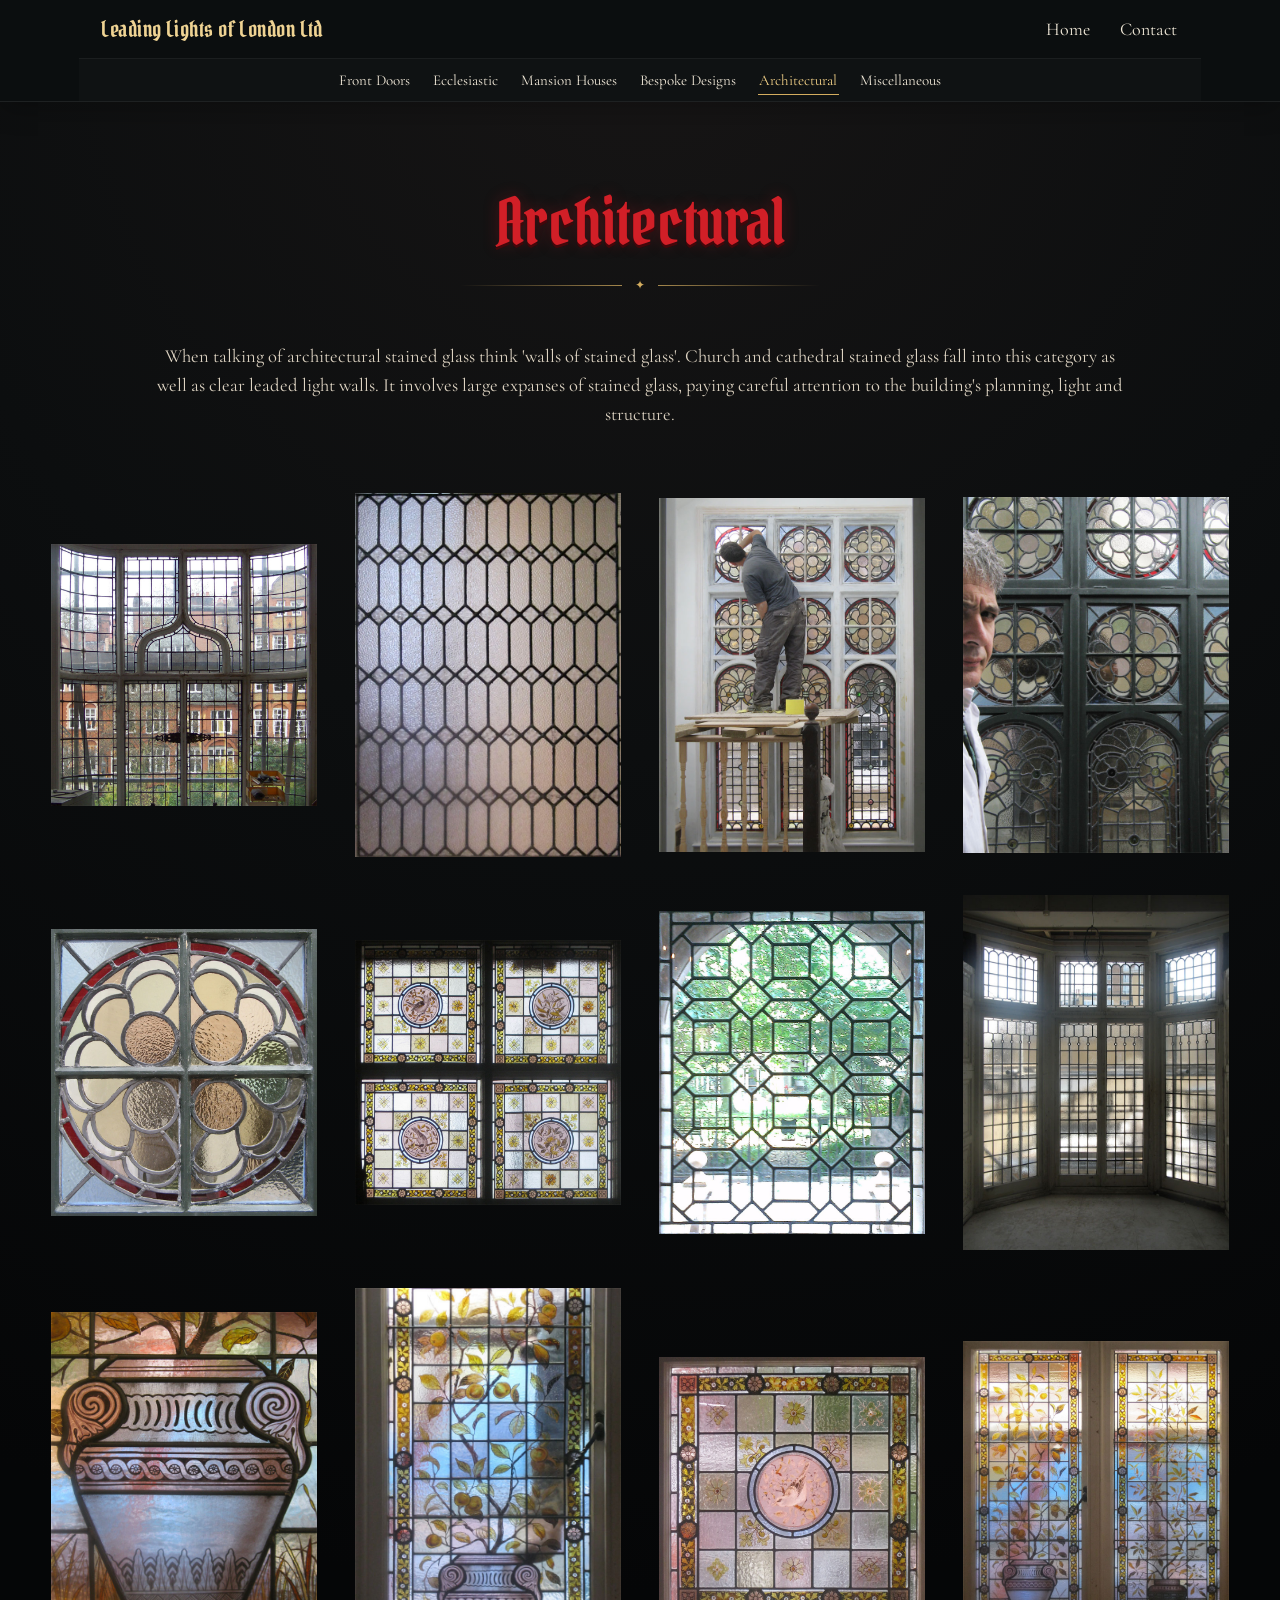
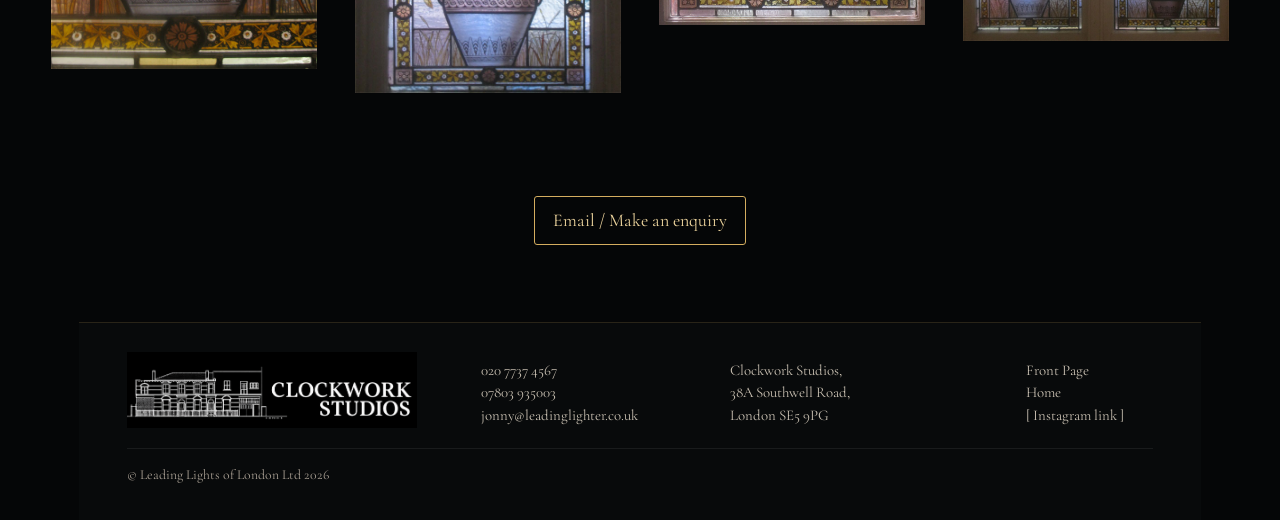
<file: gallery/architectural.html>
<!doctype html>
<html lang="en-GB">

<head>
  <meta charset="utf-8">
  <meta name="viewport" content="width=device-width, initial-scale=1">

  <title>Architectural | Leading Lights of London Ltd</title>

  <meta name="description" content="Architectural stained glass and clear leaded light installations by Leading Lights of London Ltd.">

  <link rel="stylesheet" href="../css/styles.css">

  <style>
    @import url('https://fonts.googleapis.com/css2?family=Cormorant+Garamond:wght@400;500;600&family=Pirata+One&display=swap');

    body.architectural-page {
      margin: 0;
      min-height: 100vh;
      background: radial-gradient(
        circle at 50% 0%,
        #171515 0,
        #0c0e0f 34%,
        #050607 72%
      );
      color: #f1eadc;
    }

    body.architectural-page.lightbox-open {
      overflow: hidden;
    }

    body.architectural-page .brand-mini {
      font-family: 'Pirata One', Georgia, serif !important;
      font-size: clamp(1.1rem, 2vw, 1.4rem);
      color: #efd393;
    }

    /* PAGE TITLE */

    .architectural-hero {
      box-sizing: border-box;
      width: min(92%, 1380px);
      margin: 0 auto;
      padding: clamp(4rem, 7vw, 6rem) 1rem
        clamp(2.4rem, 5vw, 4rem);
      text-align: center;
    }

    .architectural-title {
      margin: 0;
      font-family: 'Pirata One', Georgia, serif;
      font-size: clamp(2.8rem, 5vw, 5rem);
      font-weight: 400;
      line-height: .95;
      color: #d11f27;
      text-shadow:
        0 3px 0 #43070b,
        0 0 16px rgba(189, 25, 34, .32);
    }

    /* GOLD DIVIDER */

    .architectural-rule {
      display: flex;
      align-items: center;
      justify-content: center;
      gap: .8rem;
      width: min(360px, 70%);
      margin: 1.5rem auto 0;
      color: #d4ad5f;
    }

    .architectural-rule::before,
    .architectural-rule::after {
      content: '';
      display: block;
      flex: 1;
      height: 1px;
      background: linear-gradient(
        to right,
        transparent,
        rgba(212, 173, 95, .75)
      );
    }

    .architectural-rule::after {
      background: linear-gradient(
        to left,
        transparent,
        rgba(212, 173, 95, .75)
      );
    }

    .architectural-rule span {
      font-size: .75rem;
    }

    /* INTRODUCTORY TEXT */

    .architectural-intro {
      width: min(88%, 980px);
      margin: clamp(2rem, 4vw, 3rem) auto 0;
      font-family: 'Cormorant Garamond', Georgia, serif;
      color: #ddd3c2;
      text-align: center;
    }

    .architectural-intro p {
      margin: 0 auto;
      font-size: clamp(1.05rem, 1.45vw, 1.3rem);
      line-height: 1.55;
    }

    /* PHOTOGRAPH GALLERY */

    .architectural-gallery {
      width: min(92%, 1380px);
      margin: 0 auto;
      padding: 0 0 clamp(4rem, 8vw, 7rem);
    }

    .architectural-grid {
      display: grid;
      grid-template-columns: repeat(4, minmax(0, 1fr));
      align-items: center;
      gap: clamp(1.4rem, 3vw, 2.8rem);
    }

    /* BORDERLESS PHOTOGRAPHS */

    .architectural-grid .gallery-card {
      appearance: none;
      -webkit-appearance: none;
      position: relative;
      display: flex;
      align-items: center;
      justify-content: center;
      width: 100%;
      height: auto;
      min-width: 0;
      margin: 0;
      padding: 0;
      overflow: visible;
      border: none !important;
      border-radius: 0;
      background: transparent !important;
      box-shadow: none !important;
      cursor: zoom-in;
      color: #ddd3c2;
    }

    .architectural-grid .gallery-card::before,
    .architectural-grid .gallery-card::after {
      display: none;
      content: none;
    }

    .architectural-grid .gallery-card img {
      display: block;
      width: auto;
      height: auto;
      max-width: 100%;
      max-height: 420px;
      margin: 0 auto;
      padding: 0;
      object-fit: contain;
      object-position: center;
      border: none !important;
      border-radius: 0;
      background: transparent !important;
      box-shadow: none !important;
      transition: transform 220ms ease,
        filter 220ms ease;
    }

    .architectural-grid .gallery-card:hover {
      transform: none;
      border: none;
      box-shadow: none;
    }

    .architectural-grid .gallery-card:hover img {
      transform: scale(1.025);
      filter: brightness(1.06);
    }

    .architectural-grid .gallery-card:focus-visible {
      outline: 2px solid #f1eadc;
      outline-offset: 6px;
    }

    /* ENQUIRY BUTTON */

    .architectural-enquiry {
      display: flex;
      justify-content: center;
      padding: 0 1rem clamp(3rem, 6vw, 5rem);
    }

    .architectural-enquiry .button {
      margin: 0;
    }

    /* FOOTER */

    body.architectural-page .site-footer {
      background: #080a0b;
    }

    body.architectural-page .site-footer .footer-grid {
      display: grid;
      grid-template-columns:
        minmax(280px, 1.25fr)
        minmax(170px, .8fr)
        minmax(220px, 1fr)
        minmax(120px, .55fr);
      gap: clamp(2rem, 5vw, 5rem);
      align-items: center;
    }

    .footer-studio-link {
      display: block;
      width: 100%;
      max-width: 330px;
      text-decoration: none;
    }

    .footer-studio-image {
      display: block;
      width: 100%;
      height: auto;
    }

    /* FULL-SCREEN IMAGE VIEWER */

    .gallery-lightbox[hidden] {
      display: none !important;
    }

    .gallery-lightbox {
      position: fixed;
      inset: 0;
      z-index: 9999;
      display: grid;
      grid-template-columns:
        minmax(56px, 8vw)
        minmax(0, 1fr)
        minmax(56px, 8vw);
      align-items: center;
      background: rgba(0, 0, 0, .97);
      backdrop-filter: blur(5px);
      -webkit-backdrop-filter: blur(5px);
    }

    .lightbox-stage {
      box-sizing: border-box;
      position: relative;
      display: flex;
      align-items: center;
      justify-content: center;
      width: 100%;
      min-width: 0;
      height: 100vh;
      height: 100dvh;
      padding: 4rem .5rem;
      overflow: hidden;
      touch-action: pan-y;
    }

    .lightbox-image {
      display: block;
      width: auto;
      height: auto;
      max-width: 100%;
      max-height: calc(100vh - 8rem);
      max-height: calc(100dvh - 8rem);
      object-fit: contain;
      border: none;
      background: transparent;
      box-shadow: none;
    }

    /* CLOSE BUTTON */

    .lightbox-close {
      position: absolute;
      top: clamp(1rem, 2vw, 1.6rem);
      right: clamp(1rem, 2vw, 1.6rem);
      z-index: 50;
      width: 48px;
      height: 48px;
      display: flex;
      align-items: center;
      justify-content: center;
      padding: 0;
      border: none;
      border-radius: 50%;
      background: rgba(8, 9, 9, .88);
      color: #f2e9d9;
      font-family: Arial, sans-serif;
      font-size: 2rem;
      line-height: 1;
      cursor: pointer;
    }

    .lightbox-close:hover {
      background: #252525;
    }

    /* LEFT AND RIGHT ARROWS */

    .lightbox-nav {
      position: relative;
      z-index: 2;
      display: flex;
      align-items: center;
      justify-content: center;
      width: 100%;
      height: 100%;
      padding: 0;
      border: none;
      background: transparent;
      color: #efd393;
      font-family: Georgia, serif;
      font-size: clamp(2.7rem, 6vw, 5.5rem);
      cursor: pointer;
      opacity: .8;
      transition: opacity 160ms ease,
        transform 160ms ease;
    }

    .lightbox-nav:hover,
    .lightbox-nav:focus-visible {
      opacity: 1;
    }

    .lightbox-prev:hover {
      transform: translateX(-3px);
    }

    .lightbox-next:hover {
      transform: translateX(3px);
    }

    .lightbox-nav:focus-visible,
    .lightbox-close:focus-visible {
      outline: 2px solid #f1eadc;
      outline-offset: -4px;
    }

    /* IMAGE COUNTER */

    .lightbox-counter {
      position: absolute;
      left: 50%;
      bottom: 1.5rem;
      transform: translateX(-50%);
      padding: .32rem .72rem;
      border: none;
      background: transparent;
      color: #d5c9b5;
      font-size: .9rem;
      letter-spacing: .08em;
      white-space: nowrap;
    }

    /* TABLET */

    @media (max-width: 1050px) {
      .architectural-grid {
        grid-template-columns: repeat(3, minmax(0, 1fr));
      }

      body.architectural-page .site-footer .footer-grid {
        grid-template-columns: repeat(2, minmax(0, 1fr));
        gap: 2rem;
      }
    }

    /* MOBILE */

    @media (max-width: 760px) {
      .architectural-grid {
        grid-template-columns: repeat(2, minmax(0, 1fr));
        gap: 1.5rem;
      }

      .architectural-grid .gallery-card img {
        max-height: 360px;
      }

      .gallery-lightbox {
        grid-template-columns:
          40px minmax(0, 1fr) 40px;
      }

      .lightbox-stage {
        padding: 4rem 0;
      }

      body.architectural-page .site-footer .footer-grid {
        grid-template-columns: 1fr;
        gap: 1.8rem;
      }
    }

    @media (max-width: 480px) {
      .architectural-grid {
        grid-template-columns: 1fr;
        gap: 2rem;
      }

      .architectural-grid .gallery-card img {
        max-width: 100%;
        max-height: 520px;
      }

      .architectural-hero {
        padding-top: 2.5rem;
      }

      .gallery-lightbox {
        grid-template-columns:
          34px minmax(0, 1fr) 34px;
      }

      .lightbox-nav {
        font-size: 2.7rem;
      }
    }

    @media (prefers-reduced-motion: reduce) {
      .gallery-card,
      .gallery-card img,
      .lightbox-nav {
        transition: none;
      }

      .architectural-grid .gallery-card:hover img {
        transform: none;
      }
    }
  </style>
</head>

<body class="architectural-page">

  <a class="skip-link" href="#main-content">
    Skip to content
  </a>

  <header class="site-header">

    <nav class="primary-nav" aria-label="Primary navigation">

      <a class="brand-mini" href="../home.html">
        Leading Lights of London Ltd
      </a>

      <button
        class="nav-toggle"
        type="button"
        aria-expanded="false"
        aria-controls="primary-links"
      >
        Menu
      </button>

      <ul class="primary-links" id="primary-links">
        <li><a href="../home.html">Home</a></li>
        <li><a href="../about.html">About</a></li>
        <li><a href="../contact.html">Contact</a></li>
      </ul>

    </nav>

    <nav class="gallery-nav" aria-label="Gallery categories">

      <ul class="gallery-links">

        <li>
          <a href="front-doors.html">
            Front Doors
          </a>
        </li>

        <li>
          <a href="ecclesiastic.html">
            Ecclesiastic
          </a>
        </li>

        <li>
          <a href="mansion-houses.html">
            Mansion Houses
          </a>
        </li>

        <li>
          <a href="palaces.html">
            Palaces
          </a>
        </li>

        <li>
          <a href="bespoke-designs.html">
            Bespoke Designs
          </a>
        </li>

        <li>
          <a href="architectural.html" aria-current="page">
            Architectural
          </a>
        </li>

        <li>
          <a href="miscellaneous.html">
            Miscellaneous
          </a>
        </li>

      </ul>

    </nav>

  </header>

  <main id="main-content">

    <section class="architectural-hero">

      <h1 class="architectural-title">
        Architectural
      </h1>

      <div class="architectural-rule" aria-hidden="true">
        <span>✦</span>
      </div>

      <div class="architectural-intro">

        <p>
          When talking of architectural stained glass think
          'walls of stained glass'. Church and cathedral
          stained glass fall into this category as well as
          clear leaded light walls. It involves large
          expanses of stained glass, paying careful
          attention to the building's planning, light
          and structure.
        </p>

      </div>

    </section>

    <!-- ARCHITECTURAL PHOTOGRAPHS -->

    <section
      class="architectural-gallery"
      aria-label="Architectural stained glass gallery"
    >

      <div class="architectural-grid">

        <button class="gallery-card" type="button" aria-label="Enlarge photograph 1">
          <img src="../assets/images/architectural/1_full.jpg"
            alt="Architectural stained glass project 1"
            decoding="async">
        </button>

        <button class="gallery-card" type="button" aria-label="Enlarge photograph 2">
          <img src="../assets/images/architectural/2_full.jpg"
            alt="Architectural stained glass project 2"
            decoding="async">
        </button>

        <button class="gallery-card" type="button" aria-label="Enlarge photograph 3">
          <img src="../assets/images/architectural/3_full.jpg"
            alt="Architectural stained glass project 3"
            decoding="async">
        </button>

        <button class="gallery-card" type="button" aria-label="Enlarge photograph 4">
          <img src="../assets/images/architectural/4_full.jpg"
            alt="Architectural stained glass project 4"
            decoding="async">
        </button>

        <button class="gallery-card" type="button" aria-label="Enlarge photograph 5">
          <img src="../assets/images/architectural/5_full.jpg"
            alt="Architectural stained glass project 5"
            loading="lazy" decoding="async">
        </button>

        <button class="gallery-card" type="button" aria-label="Enlarge photograph 6">
          <img src="../assets/images/architectural/6_full.jpg"
            alt="Architectural stained glass project 6"
            loading="lazy" decoding="async">
        </button>

        <button class="gallery-card" type="button" aria-label="Enlarge photograph 7">
          <img src="../assets/images/architectural/7_full.jpg"
            alt="Architectural stained glass project 7"
            loading="lazy" decoding="async">
        </button>

        <button class="gallery-card" type="button" aria-label="Enlarge photograph 8">
          <img src="../assets/images/architectural/8_full.jpg"
            alt="Architectural stained glass project 8"
            loading="lazy" decoding="async">
        </button>

        <button class="gallery-card" type="button" aria-label="Enlarge photograph 9">
          <img src="../assets/images/architectural/9_full.jpg"
            alt="Architectural stained glass project 9"
            loading="lazy" decoding="async">
        </button>

        <button class="gallery-card" type="button" aria-label="Enlarge photograph 10">
          <img src="../assets/images/architectural/10_full.jpg"
            alt="Architectural stained glass project 10"
            loading="lazy" decoding="async">
        </button>

        <button class="gallery-card" type="button" aria-label="Enlarge photograph 11">
          <img src="../assets/images/architectural/11_full.jpg"
            alt="Architectural stained glass project 11"
            loading="lazy" decoding="async">
        </button>

        <button class="gallery-card" type="button" aria-label="Enlarge photograph 12">
          <img src="../assets/images/architectural/12_full.jpg"
            alt="Architectural stained glass project 12"
            loading="lazy" decoding="async">
        </button>

      </div>

    </section>

    <div class="architectural-enquiry">

      <a class="button" href="../contact.html">
        Email / Make an enquiry
      </a>

    </div>

  </main>

  <!-- ORIGINAL FOOTER -->

  <footer class="site-footer">

    <div class="footer-grid">

      <div>

        <a
          class="footer-studio-link"
          href="https://clockworkstudios.co.uk/"
          target="_blank"
          rel="noopener noreferrer"
          aria-label="Visit the Clockwork Studios website"
        >

          <img
            class="footer-studio-image"
            src="../assets/images/home/clockwork-studios-architectural-blueprint.png"
            alt="Clockwork Studios architectural drawing and logo"
          >

        </a>

      </div>

      <div>

        <ul>

          <li>
            <a href="tel:+442077374567">
              020 7737 4567
            </a>
          </li>

          <li>
            <a href="tel:+447803935003">
              07803 935003
            </a>
          </li>

          <li>
            <a href="mailto:jonny@leadinglighter.co.uk">
              jonny@leadinglighter.co.uk
            </a>
          </li>

        </ul>

      </div>

      <div>

        <p>
          Clockwork Studios,<br>
          38A Southwell Road,<br>
          London SE5 9PG
        </p>

      </div>

      <div>

        <ul>
          <li><a href="../index.html">Front Page</a></li>
          <li><a href="../home.html">Home</a></li>
          <li><a href="#">[ Instagram link ]</a></li>
        </ul>

      </div>

    </div>

    <div class="footer-bottom">
      © Leading Lights of London Ltd 2026
    </div>

  </footer>

  <!-- ENLARGED IMAGE VIEWER -->

  <div
    class="gallery-lightbox"
    id="gallery-lightbox"
    role="dialog"
    aria-modal="true"
    aria-label="Architectural image viewer"
    hidden
  >

    <button
      class="lightbox-close"
      id="lightbox-close"
      type="button"
      aria-label="Close image viewer"
    >
      ×
    </button>

    <button
      class="lightbox-nav lightbox-prev"
      id="lightbox-prev"
      type="button"
      aria-label="Previous photograph"
    >
      ‹
    </button>

    <div
      class="lightbox-stage"
      id="lightbox-stage"
    >

      <img
        class="lightbox-image"
        id="lightbox-image"
        alt=""
      >

      <div
        class="lightbox-counter"
        id="lightbox-counter"
        aria-live="polite"
      >
        1 / 12
      </div>

    </div>

    <button
      class="lightbox-nav lightbox-next"
      id="lightbox-next"
      type="button"
      aria-label="Next photograph"
    >
      ›
    </button>

  </div>

  <script src="../js/main.js" defer></script>

  <script>

    document.addEventListener('DOMContentLoaded', () => {

      const cards = Array.from(
        document.querySelectorAll(
          '.architectural-grid .gallery-card'
        )
      );

      const lightbox = document.getElementById(
        'gallery-lightbox'
      );

      const lightboxImage = document.getElementById(
        'lightbox-image'
      );

      const counter = document.getElementById(
        'lightbox-counter'
      );

      const closeButton = document.getElementById(
        'lightbox-close'
      );

      const previousButton = document.getElementById(
        'lightbox-prev'
      );

      const nextButton = document.getElementById(
        'lightbox-next'
      );

      const stage = document.getElementById(
        'lightbox-stage'
      );

      const images = cards.map(card => {

        const image = card.querySelector('img');

        return {
          src: image.src,
          alt: image.alt
        };

      });

      let currentIndex = 0;
      let touchStartX = 0;
      let touchStartY = 0;
      let previousFocus = null;

      /* DISPLAY PHOTOGRAPH */

      function showImage(index) {

        if (images.length === 0) return;

        currentIndex =
          (index + images.length) % images.length;

        const current = images[currentIndex];

        lightboxImage.src = current.src;
        lightboxImage.alt = current.alt;

        counter.textContent =
          `${currentIndex + 1} / ${images.length}`;

        const nextIndex =
          (currentIndex + 1) % images.length;

        const previousIndex =
          (currentIndex - 1 + images.length)
          % images.length;

        const nextImage = new Image();
        nextImage.src = images[nextIndex].src;

        const previousImage = new Image();
        previousImage.src = images[previousIndex].src;

      }

      /* OPEN IMAGE VIEWER */

      function openLightbox(index) {

        previousFocus = document.activeElement;

        showImage(index);

        lightbox.hidden = false;

        document.body.classList.add(
          'lightbox-open'
        );

        closeButton.focus();

      }

      /* CLOSE IMAGE VIEWER */

      function closeLightbox() {

        lightbox.hidden = true;

        document.body.classList.remove(
          'lightbox-open'
        );

        if (previousFocus) {
          previousFocus.focus();
        }

      }

      /* CLICKABLE PHOTOGRAPHS */

      cards.forEach((card, index) => {

        card.addEventListener('click', () => {
          openLightbox(index);
        });

      });

      closeButton.addEventListener('click', event => {

        event.preventDefault();
        event.stopPropagation();

        closeLightbox();

      });

      /* LEFT AND RIGHT NAVIGATION */

      previousButton.addEventListener('click', () => {

        showImage(currentIndex - 1);

      });

      nextButton.addEventListener('click', () => {

        showImage(currentIndex + 1);

      });

      lightbox.addEventListener('click', event => {

        if (
          event.target === lightbox ||
          event.target === stage
        ) {
          closeLightbox();
        }

      });

      /* KEYBOARD NAVIGATION */

      document.addEventListener('keydown', event => {

        if (lightbox.hidden) return;

        if (event.key === 'Escape') {

          event.preventDefault();
          closeLightbox();

        }

        if (event.key === 'ArrowLeft') {

          event.preventDefault();
          showImage(currentIndex - 1);

        }

        if (event.key === 'ArrowRight') {

          event.preventDefault();
          showImage(currentIndex + 1);

        }

        if (event.key === 'Tab') {

          const controls = [
            closeButton,
            previousButton,
            nextButton
          ];

          const first = controls[0];
          const last = controls[controls.length - 1];

          if (
            event.shiftKey &&
            document.activeElement === first
          ) {

            event.preventDefault();
            last.focus();

          } else if (
            !event.shiftKey &&
            document.activeElement === last
          ) {

            event.preventDefault();
            first.focus();

          } else if (
            !controls.includes(document.activeElement)
          ) {

            event.preventDefault();
            first.focus();

          }

        }

      });

      /* MOBILE SWIPE NAVIGATION */

      stage.addEventListener('touchstart', event => {

        touchStartX =
          event.changedTouches[0].screenX;

        touchStartY =
          event.changedTouches[0].screenY;

      }, { passive: true });

      stage.addEventListener('touchend', event => {

        const touchEndX =
          event.changedTouches[0].screenX;

        const touchEndY =
          event.changedTouches[0].screenY;

        const differenceX =
          touchEndX - touchStartX;

        const differenceY =
          touchEndY - touchStartY;

        if (
          Math.abs(differenceX) < 45 ||
          Math.abs(differenceX) <
          Math.abs(differenceY)
        ) {
          return;
        }

        if (differenceX < 0) {

          showImage(currentIndex + 1);

        } else {

          showImage(currentIndex - 1);

        }

      }, { passive: true });

    });

  </script>

</body>
</html>
</file>
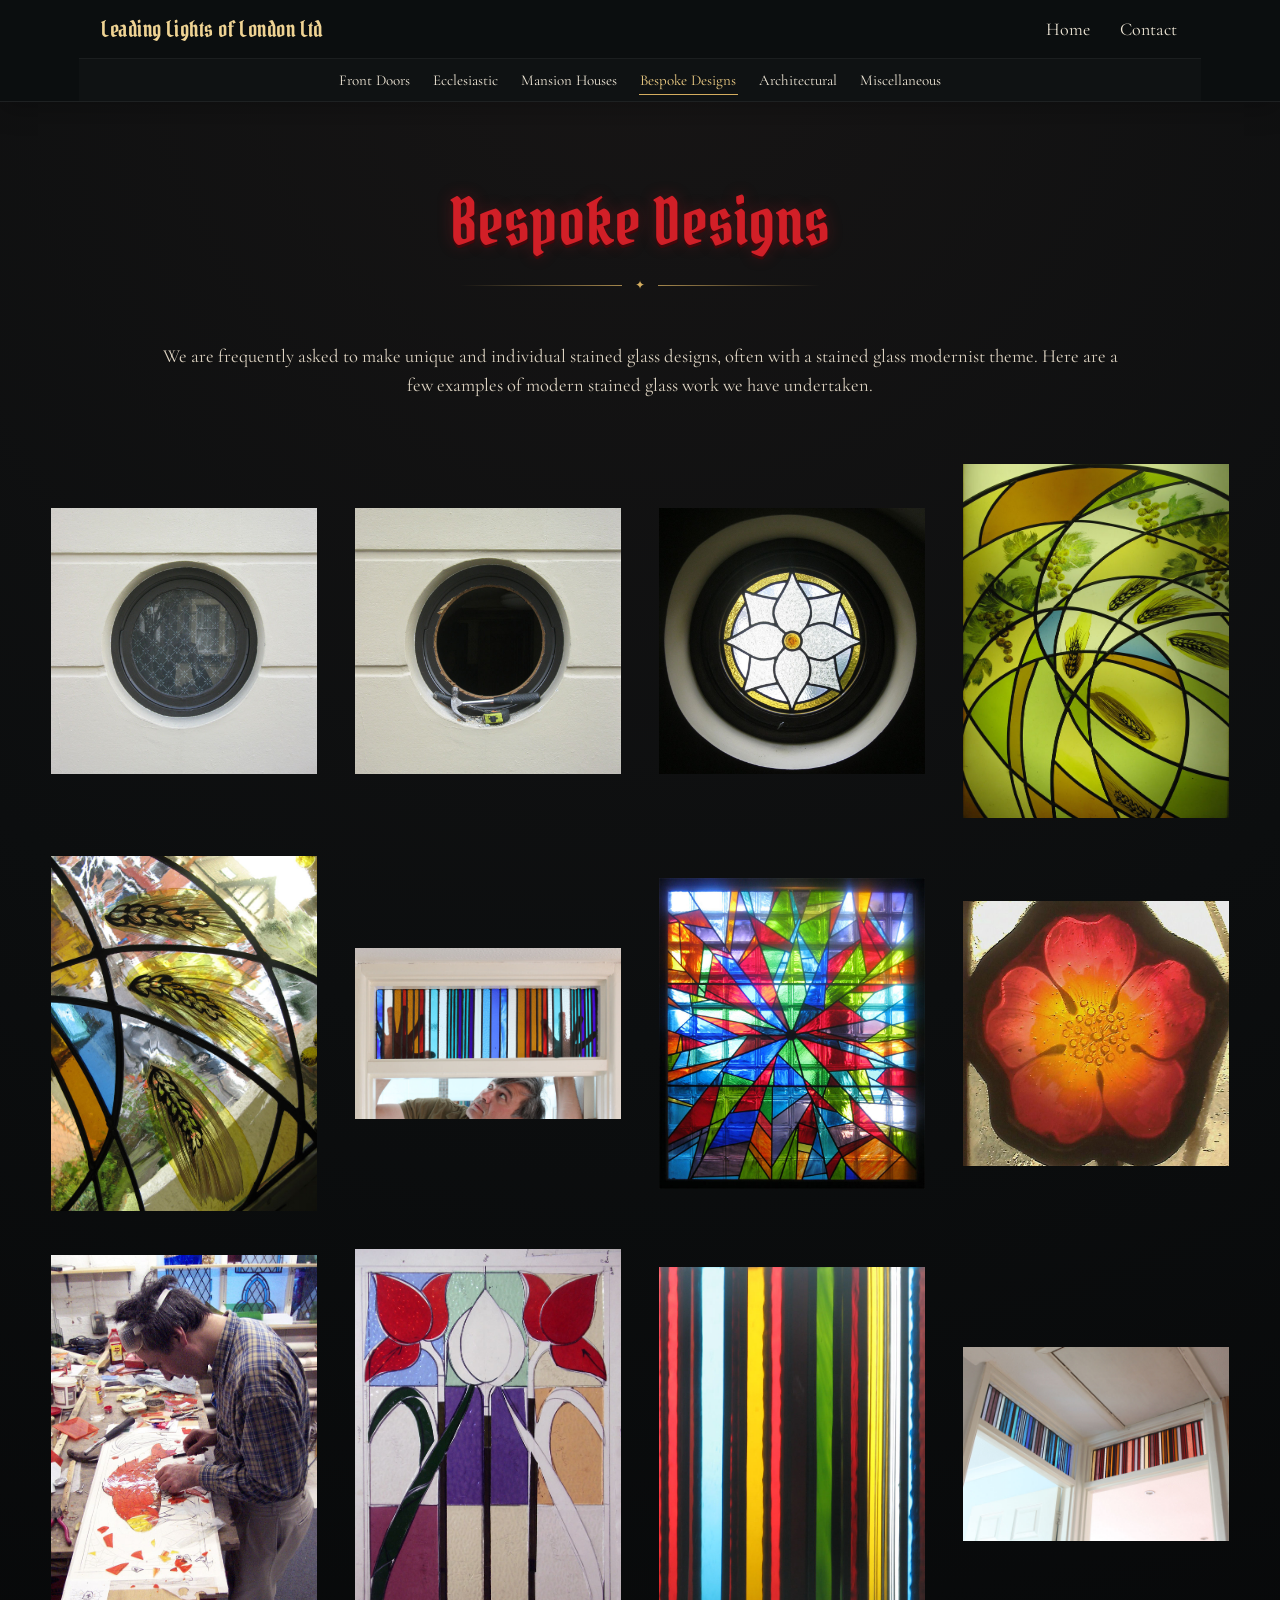
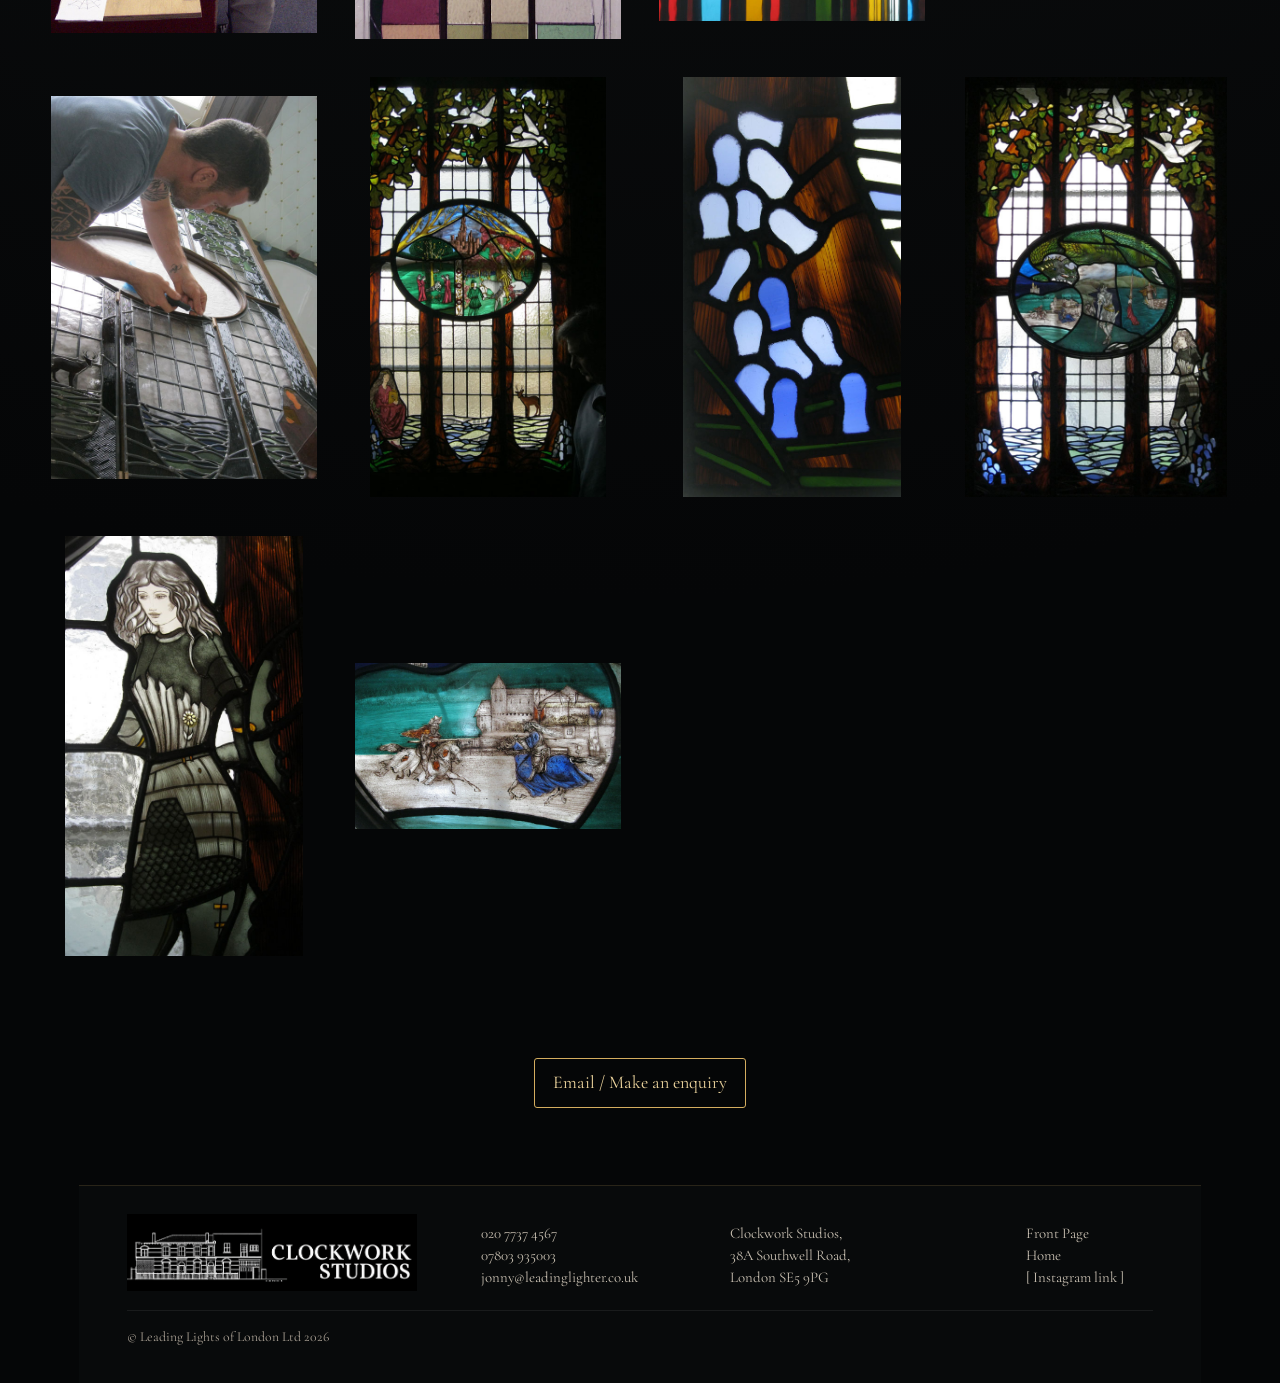
<file: gallery/bespoke-designs.html>
<!doctype html>
<html lang="en-GB">

<head>
  <meta charset="utf-8">
  <meta name="viewport" content="width=device-width, initial-scale=1">

  <title>Bespoke Designs | Leading Lights of London Ltd</title>

  <meta name="description" content="Bespoke and modern stained glass designs by Leading Lights of London Ltd.">

  <link rel="stylesheet" href="../css/styles.css">

  <style>
    @import url('https://fonts.googleapis.com/css2?family=Cormorant+Garamond:wght@400;500;600&family=Pirata+One&display=swap');

    body.bespoke-designs-page {
      margin: 0;
      min-height: 100vh;
      background: radial-gradient(
        circle at 50% 0%,
        #171515 0,
        #0c0e0f 34%,
        #050607 72%
      );
      color: #f1eadc;
    }

    body.bespoke-designs-page.lightbox-open {
      overflow: hidden;
    }

    body.bespoke-designs-page .brand-mini {
      font-family: 'Pirata One', Georgia, serif !important;
      font-size: clamp(1.1rem, 2vw, 1.4rem);
      color: #efd393;
    }

    /* PAGE TITLE */

    .bespoke-designs-hero {
      box-sizing: border-box;
      width: min(92%, 1380px);
      margin: 0 auto;
      padding: clamp(4rem, 7vw, 6rem) 1rem
        clamp(2.4rem, 5vw, 4rem);
      text-align: center;
    }

    .bespoke-designs-title {
      margin: 0;
      font-family: 'Pirata One', Georgia, serif;
      font-size: clamp(2.8rem, 5vw, 5rem);
      font-weight: 400;
      line-height: .95;
      color: #d11f27;
      text-shadow:
        0 3px 0 #43070b,
        0 0 16px rgba(189, 25, 34, .32);
    }

    /* GOLD DIVIDER */

    .bespoke-designs-rule {
      display: flex;
      align-items: center;
      justify-content: center;
      gap: .8rem;
      width: min(360px, 70%);
      margin: 1.5rem auto 0;
      color: #d4ad5f;
    }

    .bespoke-designs-rule::before,
    .bespoke-designs-rule::after {
      content: '';
      display: block;
      flex: 1;
      height: 1px;
      background: linear-gradient(
        to right,
        transparent,
        rgba(212, 173, 95, .75)
      );
    }

    .bespoke-designs-rule::after {
      background: linear-gradient(
        to left,
        transparent,
        rgba(212, 173, 95, .75)
      );
    }

    .bespoke-designs-rule span {
      font-size: .75rem;
    }

    /* INTRODUCTORY TEXT */

    .bespoke-designs-intro {
      width: min(88%, 980px);
      margin: clamp(2rem, 4vw, 3rem) auto 0;
      font-family: 'Cormorant Garamond', Georgia, serif;
      color: #ddd3c2;
      text-align: center;
    }

    .bespoke-designs-intro p {
      margin: 0 auto;
      font-size: clamp(1.05rem, 1.45vw, 1.3rem);
      line-height: 1.55;
    }

    /* PHOTOGRAPH GALLERY */

    .bespoke-designs-gallery {
      width: min(92%, 1380px);
      margin: 0 auto;
      padding: 0 0 clamp(4rem, 8vw, 7rem);
    }

    .bespoke-designs-grid {
      display: grid;
      grid-template-columns: repeat(4, minmax(0, 1fr));
      align-items: center;
      gap: clamp(1.4rem, 3vw, 2.8rem);
    }

    /* BORDERLESS PHOTOGRAPHS */

    .bespoke-designs-grid .gallery-card {
      appearance: none;
      -webkit-appearance: none;
      position: relative;
      display: flex;
      align-items: center;
      justify-content: center;
      width: 100%;
      height: auto;
      min-width: 0;
      margin: 0;
      padding: 0;
      overflow: visible;
      border: none !important;
      border-radius: 0;
      background: transparent !important;
      box-shadow: none !important;
      cursor: zoom-in;
    }

    .bespoke-designs-grid .gallery-card::before,
    .bespoke-designs-grid .gallery-card::after {
      display: none;
      content: none;
    }

    .bespoke-designs-grid .gallery-card img {
      display: block;
      width: auto;
      height: auto;
      max-width: 100%;
      max-height: 420px;
      margin: 0 auto;
      padding: 0;
      object-fit: contain;
      object-position: center;
      border: none !important;
      border-radius: 0;
      background: transparent !important;
      box-shadow: none !important;
      transition: transform 220ms ease,
        filter 220ms ease;
    }

    .bespoke-designs-grid .gallery-card:hover {
      transform: none;
      border: none;
      box-shadow: none;
    }

    .bespoke-designs-grid .gallery-card:hover img {
      transform: scale(1.025);
      filter: brightness(1.06);
    }

    .bespoke-designs-grid .gallery-card:focus-visible {
      outline: 2px solid #f1eadc;
      outline-offset: 6px;
    }

    /* ENQUIRY BUTTON */

    .bespoke-designs-enquiry {
      display: flex;
      justify-content: center;
      padding: 0 1rem clamp(3rem, 6vw, 5rem);
    }

    .bespoke-designs-enquiry .button {
      margin: 0;
    }

    /* FOOTER */

    body.bespoke-designs-page .site-footer {
      background: #080a0b;
    }

    body.bespoke-designs-page .site-footer .footer-grid {
      display: grid;
      grid-template-columns:
        minmax(280px, 1.25fr)
        minmax(170px, .8fr)
        minmax(220px, 1fr)
        minmax(120px, .55fr);
      gap: clamp(2rem, 5vw, 5rem);
      align-items: center;
    }

    .footer-studio-link {
      display: block;
      width: 100%;
      max-width: 330px;
      text-decoration: none;
    }

    .footer-studio-image {
      display: block;
      width: 100%;
      height: auto;
    }

    /* FULL-SCREEN IMAGE VIEWER */

    .gallery-lightbox[hidden] {
      display: none !important;
    }

    .gallery-lightbox {
      position: fixed;
      inset: 0;
      z-index: 9999;
      display: grid;
      grid-template-columns:
        minmax(56px, 8vw)
        minmax(0, 1fr)
        minmax(56px, 8vw);
      align-items: center;
      background: rgba(0, 0, 0, .97);
      backdrop-filter: blur(5px);
      -webkit-backdrop-filter: blur(5px);
    }

    .lightbox-stage {
      box-sizing: border-box;
      position: relative;
      display: flex;
      align-items: center;
      justify-content: center;
      width: 100%;
      min-width: 0;
      height: 100vh;
      height: 100dvh;
      padding: 4rem .5rem;
      overflow: hidden;
      touch-action: pan-y;
    }

    .lightbox-image {
      display: block;
      width: auto;
      height: auto;
      max-width: 100%;
      max-height: calc(100vh - 8rem);
      max-height: calc(100dvh - 8rem);
      object-fit: contain;
      border: none;
      background: transparent;
      box-shadow: none;
    }

    /* CLOSE BUTTON */

    .lightbox-close {
      position: absolute;
      top: clamp(1rem, 2vw, 1.6rem);
      right: clamp(1rem, 2vw, 1.6rem);
      z-index: 50;
      width: 48px;
      height: 48px;
      display: flex;
      align-items: center;
      justify-content: center;
      padding: 0;
      border: none;
      border-radius: 50%;
      background: rgba(8, 9, 9, .88);
      color: #f2e9d9;
      font-family: Arial, sans-serif;
      font-size: 2rem;
      line-height: 1;
      cursor: pointer;
    }

    .lightbox-close:hover {
      background: #252525;
    }

    /* LEFT AND RIGHT ARROWS */

    .lightbox-nav {
      position: relative;
      z-index: 2;
      display: flex;
      align-items: center;
      justify-content: center;
      width: 100%;
      height: 100%;
      padding: 0;
      border: none;
      background: transparent;
      color: #efd393;
      font-family: Georgia, serif;
      font-size: clamp(2.7rem, 6vw, 5.5rem);
      cursor: pointer;
      opacity: .8;
      transition: opacity 160ms ease,
        transform 160ms ease;
    }

    .lightbox-nav:hover,
    .lightbox-nav:focus-visible {
      opacity: 1;
    }

    .lightbox-prev:hover {
      transform: translateX(-3px);
    }

    .lightbox-next:hover {
      transform: translateX(3px);
    }

    .lightbox-nav:focus-visible,
    .lightbox-close:focus-visible {
      outline: 2px solid #f1eadc;
      outline-offset: -4px;
    }

    /* IMAGE COUNTER */

    .lightbox-counter {
      position: absolute;
      left: 50%;
      bottom: 1.5rem;
      transform: translateX(-50%);
      padding: .32rem .72rem;
      border: none;
      background: transparent;
      color: #d5c9b5;
      font-size: .9rem;
      letter-spacing: .08em;
      white-space: nowrap;
    }

    /* TABLET */

    @media (max-width: 1050px) {
      .bespoke-designs-grid {
        grid-template-columns: repeat(3, minmax(0, 1fr));
      }

      body.bespoke-designs-page .site-footer .footer-grid {
        grid-template-columns: repeat(2, minmax(0, 1fr));
        gap: 2rem;
      }
    }

    /* MOBILE */

    @media (max-width: 760px) {
      .bespoke-designs-grid {
        grid-template-columns: repeat(2, minmax(0, 1fr));
        gap: 1.5rem;
      }

      .bespoke-designs-grid .gallery-card img {
        max-height: 360px;
      }

      .gallery-lightbox {
        grid-template-columns:
          40px minmax(0, 1fr) 40px;
      }

      .lightbox-stage {
        padding: 4rem 0;
      }

      body.bespoke-designs-page .site-footer .footer-grid {
        grid-template-columns: 1fr;
        gap: 1.8rem;
      }
    }

    @media (max-width: 480px) {
      .bespoke-designs-grid {
        grid-template-columns: 1fr;
        gap: 2rem;
      }

      .bespoke-designs-grid .gallery-card img {
        max-width: 100%;
        max-height: 520px;
      }

      .bespoke-designs-hero {
        padding-top: 2.5rem;
      }

      .gallery-lightbox {
        grid-template-columns:
          34px minmax(0, 1fr) 34px;
      }

      .lightbox-nav {
        font-size: 2.7rem;
      }
    }

    @media (prefers-reduced-motion: reduce) {
      .gallery-card,
      .gallery-card img,
      .lightbox-nav {
        transition: none;
      }

      .bespoke-designs-grid .gallery-card:hover img {
        transform: none;
      }
    }
  </style>
</head>

<body class="bespoke-designs-page">

  <a class="skip-link" href="#main-content">
    Skip to content
  </a>

  <header class="site-header">

    <nav class="primary-nav" aria-label="Primary navigation">

      <a class="brand-mini" href="../home.html">
        Leading Lights of London Ltd
      </a>

      <button
        class="nav-toggle"
        type="button"
        aria-expanded="false"
        aria-controls="primary-links"
      >
        Menu
      </button>

      <ul class="primary-links" id="primary-links">
        <li><a href="../home.html">Home</a></li>
        <li><a href="../about.html">About</a></li>
        <li><a href="../contact.html">Contact</a></li>
      </ul>

    </nav>

    <nav class="gallery-nav" aria-label="Gallery categories">

      <ul class="gallery-links">

        <li>
          <a href="front-doors.html">
            Front Doors
          </a>
        </li>

        <li>
          <a href="ecclesiastic.html">
            Ecclesiastic
          </a>
        </li>

        <li>
          <a href="mansion-houses.html">
            Mansion Houses
          </a>
        </li>

        <li>
          <a href="palaces.html">
            Palaces
          </a>
        </li>

        <li>
          <a href="bespoke-designs.html" aria-current="page">
            Bespoke Designs
          </a>
        </li>

        <li>
          <a href="architectural.html">
            Architectural
          </a>
        </li>

        <li>
          <a href="miscellaneous.html">
            Miscellaneous
          </a>
        </li>

      </ul>

    </nav>

  </header>

  <main id="main-content">

    <section class="bespoke-designs-hero">

      <h1 class="bespoke-designs-title">
        Bespoke Designs
      </h1>

      <div class="bespoke-designs-rule" aria-hidden="true">
        <span>✦</span>
      </div>

      <div class="bespoke-designs-intro">

        <p>
          We are frequently asked to make unique and
          individual stained glass designs, often with
          a stained glass modernist theme. Here are a
          few examples of modern stained glass work
          we have undertaken.
        </p>

      </div>

    </section>

    <!-- BESPOKE DESIGNS PHOTOGRAPHS -->

    <section
      class="bespoke-designs-gallery"
      aria-label="Bespoke stained glass gallery"
    >

      <div class="bespoke-designs-grid">

        <button class="gallery-card" type="button" aria-label="Enlarge photograph 1">
          <img src="../assets/images/bespoke_designs/1_full.jpg"
            alt="Bespoke stained glass design 1"
            decoding="async">
        </button>

        <button class="gallery-card" type="button" aria-label="Enlarge photograph 2">
          <img src="../assets/images/bespoke_designs/2_full.jpg"
            alt="Bespoke stained glass design 2"
            decoding="async">
        </button>

        <button class="gallery-card" type="button" aria-label="Enlarge photograph 3">
          <img src="../assets/images/bespoke_designs/3_full.jpg"
            alt="Bespoke stained glass design 3"
            decoding="async">
        </button>

        <button class="gallery-card" type="button" aria-label="Enlarge photograph 4">
          <img src="../assets/images/bespoke_designs/4_full.jpg"
            alt="Bespoke stained glass design 4"
            decoding="async">
        </button>

        <button class="gallery-card" type="button" aria-label="Enlarge photograph 5">
          <img src="../assets/images/bespoke_designs/5_full.jpg"
            alt="Bespoke stained glass design 5"
            loading="lazy" decoding="async">
        </button>

        <button class="gallery-card" type="button" aria-label="Enlarge photograph 6">
          <img src="../assets/images/bespoke_designs/6_full.jpg"
            alt="Bespoke stained glass design 6"
            loading="lazy" decoding="async">
        </button>

        <button class="gallery-card" type="button" aria-label="Enlarge photograph 7">
          <img src="../assets/images/bespoke_designs/7_full.jpg"
            alt="Bespoke stained glass design 7"
            loading="lazy" decoding="async">
        </button>

        <button class="gallery-card" type="button" aria-label="Enlarge photograph 8">
          <img src="../assets/images/bespoke_designs/8_full.jpg"
            alt="Bespoke stained glass design 8"
            loading="lazy" decoding="async">
        </button>

        <button class="gallery-card" type="button" aria-label="Enlarge photograph 9">
          <img src="../assets/images/bespoke_designs/9_full.jpg"
            alt="Bespoke stained glass design 9"
            loading="lazy" decoding="async">
        </button>

        <button class="gallery-card" type="button" aria-label="Enlarge photograph 10">
          <img src="../assets/images/bespoke_designs/10_full.jpg"
            alt="Bespoke stained glass design 10"
            loading="lazy" decoding="async">
        </button>

        <button class="gallery-card" type="button" aria-label="Enlarge photograph 11">
          <img src="../assets/images/bespoke_designs/11_full.jpg"
            alt="Bespoke stained glass design 11"
            loading="lazy" decoding="async">
        </button>

        <button class="gallery-card" type="button" aria-label="Enlarge photograph 12">
          <img src="../assets/images/bespoke_designs/12_full.jpg"
            alt="Bespoke stained glass design 12"
            loading="lazy" decoding="async">
        </button>

        <button class="gallery-card" type="button" aria-label="Enlarge photograph 13">
          <img src="../assets/images/bespoke_designs/13_full.jpg"
            alt="Bespoke stained glass design 13"
            loading="lazy" decoding="async">
        </button>

        <button class="gallery-card" type="button" aria-label="Enlarge photograph 14">
          <img src="../assets/images/bespoke_designs/14_full.jpg"
            alt="Bespoke stained glass design 14"
            loading="lazy" decoding="async">
        </button>

        <button class="gallery-card" type="button" aria-label="Enlarge photograph 15">
          <img src="../assets/images/bespoke_designs/15_full.jpg"
            alt="Bespoke stained glass design 15"
            loading="lazy" decoding="async">
        </button>

        <button class="gallery-card" type="button" aria-label="Enlarge photograph 16">
          <img src="../assets/images/bespoke_designs/16_full.jpg"
            alt="Bespoke stained glass design 16"
            loading="lazy" decoding="async">
        </button>

        <button class="gallery-card" type="button" aria-label="Enlarge photograph 17">
          <img src="../assets/images/bespoke_designs/17_full.jpg"
            alt="Bespoke stained glass design 17"
            loading="lazy" decoding="async">
        </button>

        <button class="gallery-card" type="button" aria-label="Enlarge photograph 18">
          <img src="../assets/images/bespoke_designs/18_full.jpg"
            alt="Bespoke stained glass design 18"
            loading="lazy" decoding="async">
        </button>

      </div>

    </section>

    <div class="bespoke-designs-enquiry">

      <a class="button" href="../contact.html">
        Email / Make an enquiry
      </a>

    </div>

  </main>

  <!-- ORIGINAL FOOTER -->

  <footer class="site-footer">

    <div class="footer-grid">

      <div>

        <a
          class="footer-studio-link"
          href="https://clockworkstudios.co.uk/"
          target="_blank"
          rel="noopener noreferrer"
          aria-label="Visit the Clockwork Studios website"
        >

          <img
            class="footer-studio-image"
            src="../assets/images/home/clockwork-studios-architectural-blueprint.png"
            alt="Clockwork Studios architectural drawing and logo"
          >

        </a>

      </div>

      <div>

        <ul>

          <li>
            <a href="tel:+442077374567">
              020 7737 4567
            </a>
          </li>

          <li>
            <a href="tel:+447803935003">
              07803 935003
            </a>
          </li>

          <li>
            <a href="mailto:jonny@leadinglighter.co.uk">
              jonny@leadinglighter.co.uk
            </a>
          </li>

        </ul>

      </div>

      <div>

        <p>
          Clockwork Studios,<br>
          38A Southwell Road,<br>
          London SE5 9PG
        </p>

      </div>

      <div>

        <ul>
          <li><a href="../index.html">Front Page</a></li>
          <li><a href="../home.html">Home</a></li>
          <li><a href="#">[ Instagram link ]</a></li>
        </ul>

      </div>

    </div>

    <div class="footer-bottom">
      © Leading Lights of London Ltd 2026
    </div>

  </footer>

  <!-- ENLARGED IMAGE VIEWER -->

  <div
    class="gallery-lightbox"
    id="gallery-lightbox"
    role="dialog"
    aria-modal="true"
    aria-label="Bespoke designs image viewer"
    hidden
  >

    <button
      class="lightbox-close"
      id="lightbox-close"
      type="button"
      aria-label="Close image viewer"
    >
      ×
    </button>

    <button
      class="lightbox-nav lightbox-prev"
      id="lightbox-prev"
      type="button"
      aria-label="Previous photograph"
    >
      ‹
    </button>

    <div
      class="lightbox-stage"
      id="lightbox-stage"
    >

      <img
        class="lightbox-image"
        id="lightbox-image"
        alt=""
      >

      <div
        class="lightbox-counter"
        id="lightbox-counter"
        aria-live="polite"
      >
        1 / 18
      </div>

    </div>

    <button
      class="lightbox-nav lightbox-next"
      id="lightbox-next"
      type="button"
      aria-label="Next photograph"
    >
      ›
    </button>

  </div>

  <script src="../js/main.js" defer></script>

  <script>

    document.addEventListener('DOMContentLoaded', () => {

      const cards = Array.from(
        document.querySelectorAll(
          '.bespoke-designs-grid .gallery-card'
        )
      );

      const lightbox = document.getElementById(
        'gallery-lightbox'
      );

      const lightboxImage = document.getElementById(
        'lightbox-image'
      );

      const counter = document.getElementById(
        'lightbox-counter'
      );

      const closeButton = document.getElementById(
        'lightbox-close'
      );

      const previousButton = document.getElementById(
        'lightbox-prev'
      );

      const nextButton = document.getElementById(
        'lightbox-next'
      );

      const stage = document.getElementById(
        'lightbox-stage'
      );

      const images = cards.map(card => {

        const image = card.querySelector('img');

        return {
          src: image.src,
          alt: image.alt
        };

      });

      let currentIndex = 0;
      let touchStartX = 0;
      let touchStartY = 0;
      let previousFocus = null;

      /* DISPLAY PHOTOGRAPH */

      function showImage(index) {

        if (images.length === 0) return;

        currentIndex =
          (index + images.length) % images.length;

        const current = images[currentIndex];

        lightboxImage.src = current.src;
        lightboxImage.alt = current.alt;

        counter.textContent =
          `${currentIndex + 1} / ${images.length}`;

        const nextIndex =
          (currentIndex + 1) % images.length;

        const previousIndex =
          (currentIndex - 1 + images.length)
          % images.length;

        const nextImage = new Image();
        nextImage.src = images[nextIndex].src;

        const previousImage = new Image();
        previousImage.src = images[previousIndex].src;

      }

      /* OPEN IMAGE VIEWER */

      function openLightbox(index) {

        previousFocus = document.activeElement;

        showImage(index);

        lightbox.hidden = false;

        document.body.classList.add(
          'lightbox-open'
        );

        closeButton.focus();

      }

      /* CLOSE IMAGE VIEWER */

      function closeLightbox() {

        lightbox.hidden = true;

        document.body.classList.remove(
          'lightbox-open'
        );

        if (previousFocus) {
          previousFocus.focus();
        }

      }

      /* CLICKABLE PHOTOGRAPHS */

      cards.forEach((card, index) => {

        card.addEventListener('click', () => {
          openLightbox(index);
        });

      });

      closeButton.addEventListener('click', event => {

        event.preventDefault();
        event.stopPropagation();

        closeLightbox();

      });

      /* LEFT AND RIGHT NAVIGATION */

      previousButton.addEventListener('click', () => {

        showImage(currentIndex - 1);

      });

      nextButton.addEventListener('click', () => {

        showImage(currentIndex + 1);

      });

      lightbox.addEventListener('click', event => {

        if (
          event.target === lightbox ||
          event.target === stage
        ) {
          closeLightbox();
        }

      });

      /* KEYBOARD NAVIGATION */

      document.addEventListener('keydown', event => {

        if (lightbox.hidden) return;

        if (event.key === 'Escape') {

          event.preventDefault();
          closeLightbox();

        }

        if (event.key === 'ArrowLeft') {

          event.preventDefault();
          showImage(currentIndex - 1);

        }

        if (event.key === 'ArrowRight') {

          event.preventDefault();
          showImage(currentIndex + 1);

        }

        if (event.key === 'Tab') {

          const controls = [
            closeButton,
            previousButton,
            nextButton
          ];

          const first = controls[0];
          const last = controls[controls.length - 1];

          if (
            event.shiftKey &&
            document.activeElement === first
          ) {

            event.preventDefault();
            last.focus();

          } else if (
            !event.shiftKey &&
            document.activeElement === last
          ) {

            event.preventDefault();
            first.focus();

          } else if (
            !controls.includes(document.activeElement)
          ) {

            event.preventDefault();
            first.focus();

          }

        }

      });

      /* MOBILE SWIPE NAVIGATION */

      stage.addEventListener('touchstart', event => {

        touchStartX =
          event.changedTouches[0].screenX;

        touchStartY =
          event.changedTouches[0].screenY;

      }, { passive: true });

      stage.addEventListener('touchend', event => {

        const touchEndX =
          event.changedTouches[0].screenX;

        const touchEndY =
          event.changedTouches[0].screenY;

        const differenceX =
          touchEndX - touchStartX;

        const differenceY =
          touchEndY - touchStartY;

        if (
          Math.abs(differenceX) < 45 ||
          Math.abs(differenceX) <
          Math.abs(differenceY)
        ) {
          return;
        }

        if (differenceX < 0) {

          showImage(currentIndex + 1);

        } else {

          showImage(currentIndex - 1);

        }

      }, { passive: true });

    });

  </script>

</body>
</html>
</file>
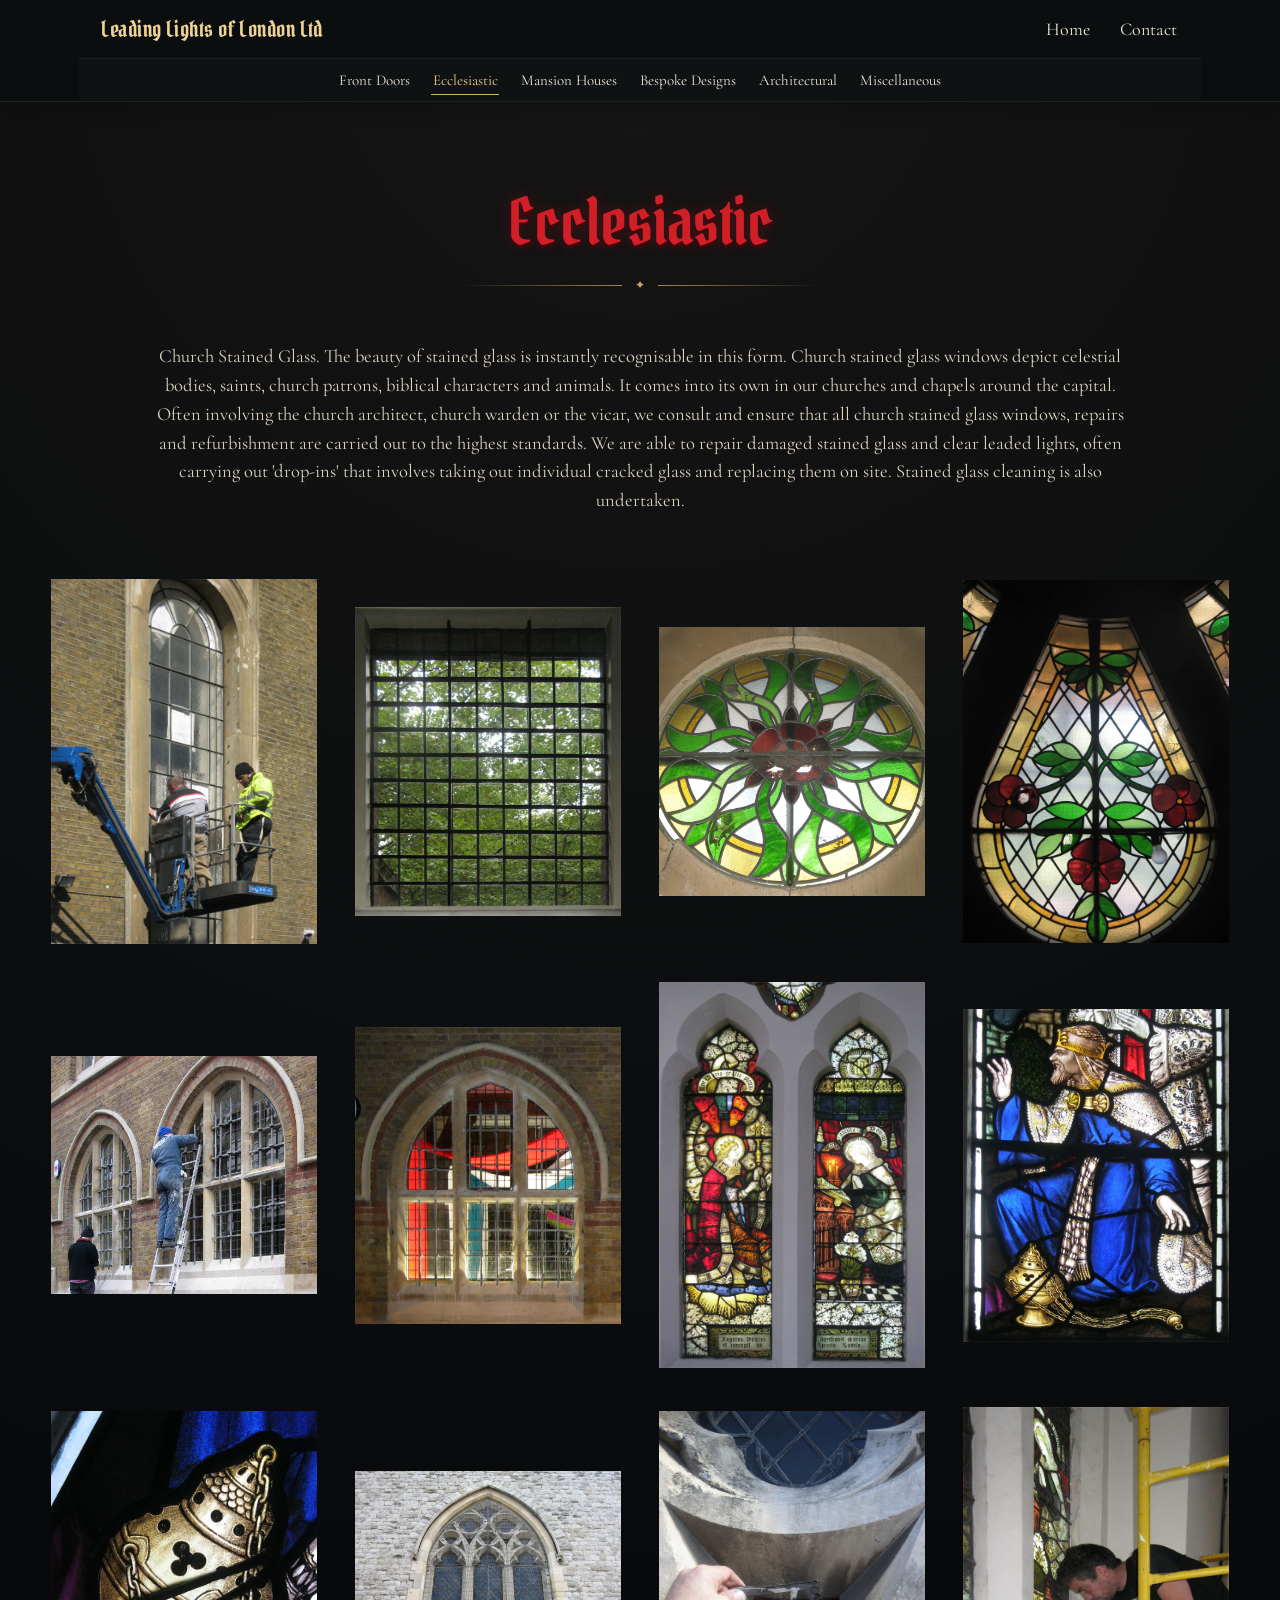
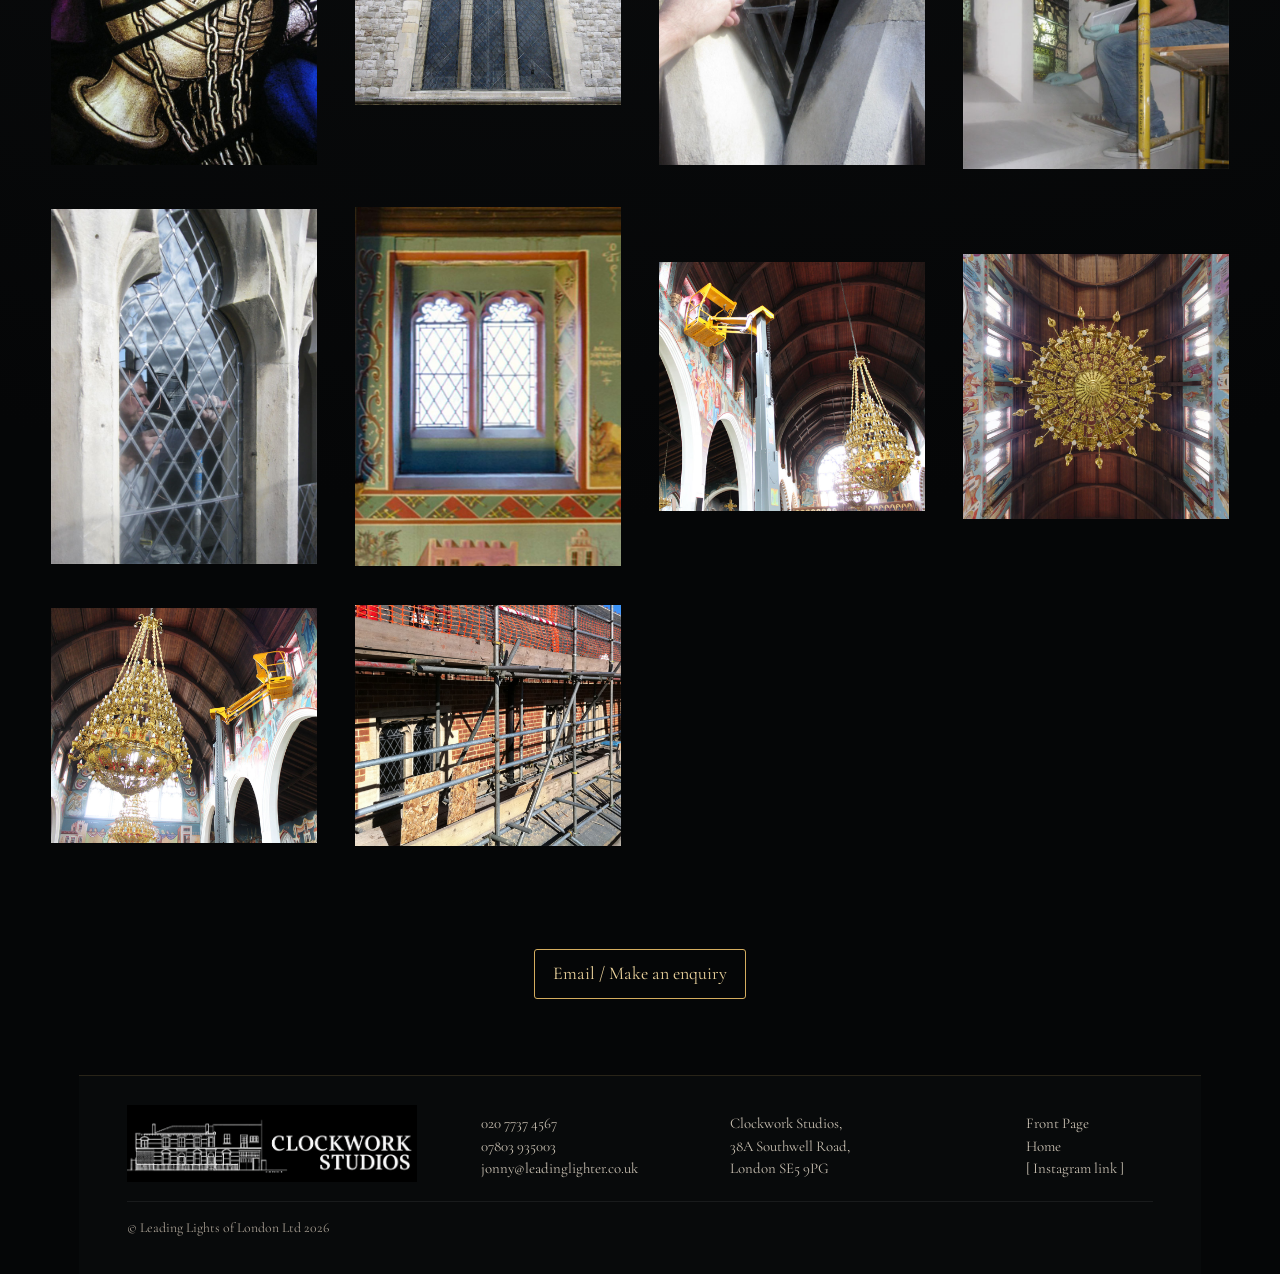
<file: gallery/ecclesiastic.html>
<!doctype html>
<html lang="en-GB">

<head>
  <meta charset="utf-8">
  <meta name="viewport" content="width=device-width, initial-scale=1">

  <title>Ecclesiastic | Leading Lights of London Ltd</title>

  <meta name="description" content="Church stained glass restoration, repair and refurbishment by Leading Lights of London Ltd.">

  <link rel="stylesheet" href="../css/styles.css">

  <style>
    @import url('https://fonts.googleapis.com/css2?family=Cormorant+Garamond:wght@400;500;600&family=Pirata+One&display=swap');

    body.ecclesiastic-page {
      margin: 0;
      min-height: 100vh;
      background: radial-gradient(
        circle at 50% 0%,
        #171515 0,
        #0c0e0f 34%,
        #050607 72%
      );
      color: #f1eadc;
    }

    body.ecclesiastic-page.lightbox-open {
      overflow: hidden;
    }

    body.ecclesiastic-page .brand-mini {
      font-family: 'Pirata One', Georgia, serif !important;
      font-size: clamp(1.1rem, 2vw, 1.4rem);
      color: #efd393;
    }

    /* PAGE TITLE */

    .ecclesiastic-hero {
      box-sizing: border-box;
      width: min(92%, 1380px);
      margin: 0 auto;
      padding: clamp(4rem, 7vw, 6rem) 1rem
        clamp(2.4rem, 5vw, 4rem);
      text-align: center;
    }

    .ecclesiastic-title {
      margin: 0;
      font-family: 'Pirata One', Georgia, serif;
      font-size: clamp(2.8rem, 5vw, 5rem);
      font-weight: 400;
      line-height: .95;
      color: #d11f27;
      text-shadow:
        0 3px 0 #43070b,
        0 0 16px rgba(189, 25, 34, .32);
    }

    /* GOLD DIVIDER */

    .ecclesiastic-rule {
      display: flex;
      align-items: center;
      justify-content: center;
      gap: .8rem;
      width: min(360px, 70%);
      margin: 1.5rem auto 0;
      color: #d4ad5f;
    }

    .ecclesiastic-rule::before,
    .ecclesiastic-rule::after {
      content: '';
      display: block;
      flex: 1;
      height: 1px;
      background: linear-gradient(
        to right,
        transparent,
        rgba(212, 173, 95, .75)
      );
    }

    .ecclesiastic-rule::after {
      background: linear-gradient(
        to left,
        transparent,
        rgba(212, 173, 95, .75)
      );
    }

    .ecclesiastic-rule span {
      font-size: .75rem;
    }

    /* INTRODUCTORY TEXT */

    .ecclesiastic-intro {
      width: min(88%, 980px);
      margin: clamp(2rem, 4vw, 3rem) auto 0;
      font-family: 'Cormorant Garamond', Georgia, serif;
      color: #ddd3c2;
      text-align: center;
    }

    .ecclesiastic-intro p {
      margin: 0 auto;
      font-size: clamp(1.05rem, 1.45vw, 1.3rem);
      line-height: 1.55;
    }

    /* PHOTOGRAPH GALLERY */

    .ecclesiastic-gallery {
      width: min(92%, 1380px);
      margin: 0 auto;
      padding: 0 0 clamp(4rem, 8vw, 7rem);
    }

    .ecclesiastic-grid {
      display: grid;
      grid-template-columns: repeat(4, minmax(0, 1fr));
      align-items: center;
      gap: clamp(1.4rem, 3vw, 2.8rem);
    }

    /* BORDERLESS PHOTOGRAPHS */

    .ecclesiastic-grid .gallery-card {
      appearance: none;
      -webkit-appearance: none;
      position: relative;
      display: flex;
      align-items: center;
      justify-content: center;
      width: 100%;
      height: auto;
      min-width: 0;
      margin: 0;
      padding: 0;
      overflow: visible;
      border: none !important;
      border-radius: 0;
      background: transparent !important;
      box-shadow: none !important;
      cursor: zoom-in;
    }

    .ecclesiastic-grid .gallery-card::before,
    .ecclesiastic-grid .gallery-card::after {
      display: none;
      content: none;
    }

    .ecclesiastic-grid .gallery-card img {
      display: block;
      width: auto;
      height: auto;
      max-width: 100%;
      max-height: 420px;
      margin: 0 auto;
      padding: 0;
      object-fit: contain;
      object-position: center;
      border: none !important;
      border-radius: 0;
      background: transparent !important;
      box-shadow: none !important;
      transition: transform 220ms ease,
        filter 220ms ease;
    }

    .ecclesiastic-grid .gallery-card:hover {
      transform: none;
      border: none;
      box-shadow: none;
    }

    .ecclesiastic-grid .gallery-card:hover img {
      transform: scale(1.025);
      filter: brightness(1.06);
    }

    .ecclesiastic-grid .gallery-card:focus-visible {
      outline: 2px solid #f1eadc;
      outline-offset: 6px;
    }

    /* ENQUIRY BUTTON */

    .ecclesiastic-enquiry {
      display: flex;
      justify-content: center;
      padding: 0 1rem clamp(3rem, 6vw, 5rem);
    }

    .ecclesiastic-enquiry .button {
      margin: 0;
    }

    /* FOOTER */

    body.ecclesiastic-page .site-footer {
      background: #080a0b;
    }

    body.ecclesiastic-page .site-footer .footer-grid {
      display: grid;
      grid-template-columns:
        minmax(280px, 1.25fr)
        minmax(170px, .8fr)
        minmax(220px, 1fr)
        minmax(120px, .55fr);
      gap: clamp(2rem, 5vw, 5rem);
      align-items: center;
    }

    .footer-studio-link {
      display: block;
      width: 100%;
      max-width: 330px;
      text-decoration: none;
    }

    .footer-studio-image {
      display: block;
      width: 100%;
      height: auto;
    }

    /* FULL-SCREEN IMAGE VIEWER */

    .gallery-lightbox[hidden] {
      display: none !important;
    }

    .gallery-lightbox {
      position: fixed;
      inset: 0;
      z-index: 9999;
      display: grid;
      grid-template-columns:
        minmax(56px, 8vw)
        minmax(0, 1fr)
        minmax(56px, 8vw);
      align-items: center;
      background: rgba(0, 0, 0, .97);
      backdrop-filter: blur(5px);
      -webkit-backdrop-filter: blur(5px);
    }

    .lightbox-stage {
      box-sizing: border-box;
      position: relative;
      display: flex;
      align-items: center;
      justify-content: center;
      width: 100%;
      min-width: 0;
      height: 100vh;
      height: 100dvh;
      padding: 4rem .5rem;
      overflow: hidden;
      touch-action: pan-y;
    }

    .lightbox-image {
      display: block;
      width: auto;
      height: auto;
      max-width: 100%;
      max-height: calc(100vh - 8rem);
      max-height: calc(100dvh - 8rem);
      object-fit: contain;
      border: none;
      background: transparent;
      box-shadow: none;
    }

    /* CLOSE BUTTON */

    .lightbox-close {
      position: absolute;
      top: clamp(1rem, 2vw, 1.6rem);
      right: clamp(1rem, 2vw, 1.6rem);
      z-index: 50;
      width: 48px;
      height: 48px;
      display: flex;
      align-items: center;
      justify-content: center;
      padding: 0;
      border: none;
      border-radius: 50%;
      background: rgba(8, 9, 9, .88);
      color: #f2e9d9;
      font-family: Arial, sans-serif;
      font-size: 2rem;
      line-height: 1;
      cursor: pointer;
    }

    .lightbox-close:hover {
      background: #252525;
    }

    /* LEFT AND RIGHT ARROWS */

    .lightbox-nav {
      position: relative;
      z-index: 2;
      display: flex;
      align-items: center;
      justify-content: center;
      width: 100%;
      height: 100%;
      padding: 0;
      border: none;
      background: transparent;
      color: #efd393;
      font-family: Georgia, serif;
      font-size: clamp(2.7rem, 6vw, 5.5rem);
      cursor: pointer;
      opacity: .8;
      transition: opacity 160ms ease,
        transform 160ms ease;
    }

    .lightbox-nav:hover,
    .lightbox-nav:focus-visible {
      opacity: 1;
    }

    .lightbox-prev:hover {
      transform: translateX(-3px);
    }

    .lightbox-next:hover {
      transform: translateX(3px);
    }

    .lightbox-nav:focus-visible,
    .lightbox-close:focus-visible {
      outline: 2px solid #f1eadc;
      outline-offset: -4px;
    }

    /* IMAGE COUNTER */

    .lightbox-counter {
      position: absolute;
      left: 50%;
      bottom: 1.5rem;
      transform: translateX(-50%);
      padding: .32rem .72rem;
      border: none;
      background: transparent;
      color: #d5c9b5;
      font-size: .9rem;
      letter-spacing: .08em;
      white-space: nowrap;
    }

    /* TABLET */

    @media (max-width: 1050px) {
      .ecclesiastic-grid {
        grid-template-columns: repeat(3, minmax(0, 1fr));
      }

      body.ecclesiastic-page .site-footer .footer-grid {
        grid-template-columns: repeat(2, minmax(0, 1fr));
        gap: 2rem;
      }
    }

    /* MOBILE */

    @media (max-width: 760px) {
      .ecclesiastic-grid {
        grid-template-columns: repeat(2, minmax(0, 1fr));
        gap: 1.5rem;
      }

      .ecclesiastic-grid .gallery-card img {
        max-height: 360px;
      }

      .gallery-lightbox {
        grid-template-columns:
          40px minmax(0, 1fr) 40px;
      }

      .lightbox-stage {
        padding: 4rem 0;
      }

      body.ecclesiastic-page .site-footer .footer-grid {
        grid-template-columns: 1fr;
        gap: 1.8rem;
      }
    }

    @media (max-width: 480px) {
      .ecclesiastic-grid {
        grid-template-columns: 1fr;
        gap: 2rem;
      }

      .ecclesiastic-grid .gallery-card img {
        max-width: 100%;
        max-height: 520px;
      }

      .ecclesiastic-hero {
        padding-top: 2.5rem;
      }

      .gallery-lightbox {
        grid-template-columns:
          34px minmax(0, 1fr) 34px;
      }

      .lightbox-nav {
        font-size: 2.7rem;
      }
    }

    @media (prefers-reduced-motion: reduce) {
      .gallery-card,
      .gallery-card img,
      .lightbox-nav {
        transition: none;
      }

      .ecclesiastic-grid .gallery-card:hover img {
        transform: none;
      }
    }
  </style>
</head>

<body class="ecclesiastic-page">

  <a class="skip-link" href="#main-content">
    Skip to content
  </a>

  <header class="site-header">

    <nav class="primary-nav" aria-label="Primary navigation">

      <a class="brand-mini" href="../home.html">
        Leading Lights of London Ltd
      </a>

      <button
        class="nav-toggle"
        type="button"
        aria-expanded="false"
        aria-controls="primary-links"
      >
        Menu
      </button>

      <ul class="primary-links" id="primary-links">
        <li><a href="../home.html">Home</a></li>
        <li><a href="../about.html">About</a></li>
        <li><a href="../contact.html">Contact</a></li>
      </ul>

    </nav>

    <nav class="gallery-nav" aria-label="Gallery categories">

      <ul class="gallery-links">

        <li>
          <a href="front-doors.html">
            Front Doors
          </a>
        </li>

        <li>
          <a href="ecclesiastic.html" aria-current="page">
            Ecclesiastic
          </a>
        </li>

        <li>
          <a href="mansion-houses.html">
            Mansion Houses
          </a>
        </li>

        <li>
          <a href="palaces.html">
            Palaces
          </a>
        </li>

        <li>
          <a href="bespoke-designs.html">
            Bespoke Designs
          </a>
        </li>

        <li>
          <a href="architectural.html">
            Architectural
          </a>
        </li>

        <li>
          <a href="miscellaneous.html">
            Miscellaneous
          </a>
        </li>

      </ul>

    </nav>

  </header>

  <main id="main-content">

    <section class="ecclesiastic-hero">

      <h1 class="ecclesiastic-title">Ecclesiastic</h1>

      <div class="ecclesiastic-rule" aria-hidden="true">
        <span>✦</span>
      </div>

      <div class="ecclesiastic-intro">

        <p>
          Church Stained Glass. The beauty of stained glass
          is instantly recognisable in this form. Church
          stained glass windows depict celestial bodies,
          saints, church patrons, biblical characters and
          animals. It comes into its own in our churches and
          chapels around the capital. Often involving the
          church architect, church warden or the vicar, we
          consult and ensure that all church stained glass
          windows, repairs and refurbishment are carried out
          to the highest standards. We are able to repair
          damaged stained glass and clear leaded lights,
          often carrying out 'drop-ins' that involves taking
          out individual cracked glass and replacing them on
          site. Stained glass cleaning is also undertaken.
        </p>

      </div>

    </section>

    <!-- ECCLESIASTIC PHOTOGRAPHS -->

    <section
      class="ecclesiastic-gallery"
      aria-label="Ecclesiastic stained glass gallery"
    >

      <div class="ecclesiastic-grid">

        <button class="gallery-card" type="button" aria-label="Enlarge photograph 1">
          <img src="../assets/images/ecclesiastic/1_full.jpg"
            alt="Ecclesiastic stained glass project 1"
            decoding="async">
        </button>

        <button class="gallery-card" type="button" aria-label="Enlarge photograph 2">
          <img src="../assets/images/ecclesiastic/2_full.jpg"
            alt="Ecclesiastic stained glass project 2"
            decoding="async">
        </button>

        <button class="gallery-card" type="button" aria-label="Enlarge photograph 3">
          <img src="../assets/images/ecclesiastic/3_full.jpg"
            alt="Ecclesiastic stained glass project 3"
            decoding="async">
        </button>

        <button class="gallery-card" type="button" aria-label="Enlarge photograph 4">
          <img src="../assets/images/ecclesiastic/4_full.jpg"
            alt="Ecclesiastic stained glass project 4"
            decoding="async">
        </button>

        <button class="gallery-card" type="button" aria-label="Enlarge photograph 5">
          <img src="../assets/images/ecclesiastic/5_full.jpg"
            alt="Ecclesiastic stained glass project 5"
            loading="lazy" decoding="async">
        </button>

        <button class="gallery-card" type="button" aria-label="Enlarge photograph 6">
          <img src="../assets/images/ecclesiastic/6_full.jpg"
            alt="Ecclesiastic stained glass project 6"
            loading="lazy" decoding="async">
        </button>

        <button class="gallery-card" type="button" aria-label="Enlarge photograph 7">
          <img src="../assets/images/ecclesiastic/7_full.jpg"
            alt="Ecclesiastic stained glass project 7"
            loading="lazy" decoding="async">
        </button>

        <button class="gallery-card" type="button" aria-label="Enlarge photograph 8">
          <img src="../assets/images/ecclesiastic/8_full.jpg"
            alt="Ecclesiastic stained glass project 8"
            loading="lazy" decoding="async">
        </button>

        <button class="gallery-card" type="button" aria-label="Enlarge photograph 9">
          <img src="../assets/images/ecclesiastic/9_full.jpg"
            alt="Ecclesiastic stained glass project 9"
            loading="lazy" decoding="async">
        </button>

        <button class="gallery-card" type="button" aria-label="Enlarge photograph 10">
          <img src="../assets/images/ecclesiastic/10_full.jpg"
            alt="Ecclesiastic stained glass project 10"
            loading="lazy" decoding="async">
        </button>

        <button class="gallery-card" type="button" aria-label="Enlarge photograph 11">
          <img src="../assets/images/ecclesiastic/11_full.jpg"
            alt="Ecclesiastic stained glass project 11"
            loading="lazy" decoding="async">
        </button>

        <button class="gallery-card" type="button" aria-label="Enlarge photograph 12">
          <img src="../assets/images/ecclesiastic/12_full.jpg"
            alt="Ecclesiastic stained glass project 12"
            loading="lazy" decoding="async">
        </button>

        <button class="gallery-card" type="button" aria-label="Enlarge photograph 13">
          <img src="../assets/images/ecclesiastic/13_full.jpg"
            alt="Ecclesiastic stained glass project 13"
            loading="lazy" decoding="async">
        </button>

        <button class="gallery-card" type="button" aria-label="Enlarge photograph 14">
          <img src="../assets/images/ecclesiastic/14_full.jpg"
            alt="Ecclesiastic stained glass project 14"
            loading="lazy" decoding="async">
        </button>

        <button class="gallery-card" type="button" aria-label="Enlarge photograph 15">
          <img src="../assets/images/ecclesiastic/15_full.jpg"
            alt="Ecclesiastic stained glass project 15"
            loading="lazy" decoding="async">
        </button>

        <button class="gallery-card" type="button" aria-label="Enlarge photograph 16">
          <img src="../assets/images/ecclesiastic/16_full.jpg"
            alt="Ecclesiastic stained glass project 16"
            loading="lazy" decoding="async">
        </button>

        <button class="gallery-card" type="button" aria-label="Enlarge photograph 17">
          <img src="../assets/images/ecclesiastic/17_full.jpg"
            alt="Ecclesiastic stained glass project 17"
            loading="lazy" decoding="async">
        </button>

        <button class="gallery-card" type="button" aria-label="Enlarge photograph 18">
          <img src="../assets/images/ecclesiastic/18_full.jpg"
            alt="Ecclesiastic stained glass project 18"
            loading="lazy" decoding="async">
        </button>

      </div>

    </section>

    <div class="ecclesiastic-enquiry">

      <a class="button" href="../contact.html">
        Email / Make an enquiry
      </a>

    </div>

  </main>

  <!-- ORIGINAL FOOTER -->

  <footer class="site-footer">

    <div class="footer-grid">

      <div>

        <a
          class="footer-studio-link"
          href="https://clockworkstudios.co.uk/"
          target="_blank"
          rel="noopener noreferrer"
          aria-label="Visit the Clockwork Studios website"
        >

          <img
            class="footer-studio-image"
            src="../assets/images/home/clockwork-studios-architectural-blueprint.png"
            alt="Clockwork Studios architectural drawing and logo"
          >

        </a>

      </div>

      <div>

        <ul>

          <li>
            <a href="tel:+442077374567">
              020 7737 4567
            </a>
          </li>

          <li>
            <a href="tel:+447803935003">
              07803 935003
            </a>
          </li>

          <li>
            <a href="mailto:jonny@leadinglighter.co.uk">
              jonny@leadinglighter.co.uk
            </a>
          </li>

        </ul>

      </div>

      <div>

        <p>
          Clockwork Studios,<br>
          38A Southwell Road,<br>
          London SE5 9PG
        </p>

      </div>

      <div>

        <ul>
          <li><a href="../index.html">Front Page</a></li>
          <li><a href="../home.html">Home</a></li>
          <li><a href="#">[ Instagram link ]</a></li>
        </ul>

      </div>

    </div>

    <div class="footer-bottom">
      © Leading Lights of London Ltd 2026
    </div>

  </footer>

  <!-- ENLARGED IMAGE VIEWER -->

  <div
    class="gallery-lightbox"
    id="gallery-lightbox"
    role="dialog"
    aria-modal="true"
    aria-label="Ecclesiastic image viewer"
    hidden
  >

    <button
      class="lightbox-close"
      id="lightbox-close"
      type="button"
      aria-label="Close image viewer"
    >
      ×
    </button>

    <button
      class="lightbox-nav lightbox-prev"
      id="lightbox-prev"
      type="button"
      aria-label="Previous photograph"
    >
      ‹
    </button>

    <div
      class="lightbox-stage"
      id="lightbox-stage"
    >

      <img
        class="lightbox-image"
        id="lightbox-image"
        alt=""
      >

      <div
        class="lightbox-counter"
        id="lightbox-counter"
        aria-live="polite"
      >
        1 / 18
      </div>

    </div>

    <button
      class="lightbox-nav lightbox-next"
      id="lightbox-next"
      type="button"
      aria-label="Next photograph"
    >
      ›
    </button>

  </div>

  <script src="../js/main.js" defer></script>

  <script>

    document.addEventListener('DOMContentLoaded', () => {

      const cards = Array.from(
        document.querySelectorAll(
          '.ecclesiastic-grid .gallery-card'
        )
      );

      const lightbox = document.getElementById(
        'gallery-lightbox'
      );

      const lightboxImage = document.getElementById(
        'lightbox-image'
      );

      const counter = document.getElementById(
        'lightbox-counter'
      );

      const closeButton = document.getElementById(
        'lightbox-close'
      );

      const previousButton = document.getElementById(
        'lightbox-prev'
      );

      const nextButton = document.getElementById(
        'lightbox-next'
      );

      const stage = document.getElementById(
        'lightbox-stage'
      );

      const images = cards.map(card => {

        const image = card.querySelector('img');

        return {
          src: image.src,
          alt: image.alt
        };

      });

      let currentIndex = 0;
      let touchStartX = 0;
      let touchStartY = 0;
      let previousFocus = null;

      /* DISPLAY PHOTOGRAPH */

      function showImage(index) {

        if (images.length === 0) return;

        currentIndex =
          (index + images.length) % images.length;

        const current = images[currentIndex];

        lightboxImage.src = current.src;
        lightboxImage.alt = current.alt;

        counter.textContent =
          `${currentIndex + 1} / ${images.length}`;

        const nextIndex =
          (currentIndex + 1) % images.length;

        const previousIndex =
          (currentIndex - 1 + images.length)
          % images.length;

        const nextImage = new Image();
        nextImage.src = images[nextIndex].src;

        const previousImage = new Image();
        previousImage.src = images[previousIndex].src;

      }

      /* OPEN IMAGE VIEWER */

      function openLightbox(index) {

        previousFocus = document.activeElement;

        showImage(index);

        lightbox.hidden = false;

        document.body.classList.add(
          'lightbox-open'
        );

        closeButton.focus();

      }

      /* CLOSE IMAGE VIEWER */

      function closeLightbox() {

        lightbox.hidden = true;

        document.body.classList.remove(
          'lightbox-open'
        );

        if (previousFocus) {
          previousFocus.focus();
        }

      }

      /* CLICKABLE PHOTOGRAPHS */

      cards.forEach((card, index) => {

        card.addEventListener('click', () => {
          openLightbox(index);
        });

      });

      closeButton.addEventListener('click', event => {

        event.preventDefault();
        event.stopPropagation();

        closeLightbox();

      });

      /* LEFT AND RIGHT NAVIGATION */

      previousButton.addEventListener('click', () => {

        showImage(currentIndex - 1);

      });

      nextButton.addEventListener('click', () => {

        showImage(currentIndex + 1);

      });

      lightbox.addEventListener('click', event => {

        if (
          event.target === lightbox ||
          event.target === stage
        ) {
          closeLightbox();
        }

      });

      /* KEYBOARD NAVIGATION */

      document.addEventListener('keydown', event => {

        if (lightbox.hidden) return;

        if (event.key === 'Escape') {

          event.preventDefault();
          closeLightbox();

        }

        if (event.key === 'ArrowLeft') {

          event.preventDefault();
          showImage(currentIndex - 1);

        }

        if (event.key === 'ArrowRight') {

          event.preventDefault();
          showImage(currentIndex + 1);

        }

        if (event.key === 'Tab') {

          const controls = [
            closeButton,
            previousButton,
            nextButton
          ];

          const first = controls[0];
          const last = controls[controls.length - 1];

          if (
            event.shiftKey &&
            document.activeElement === first
          ) {

            event.preventDefault();
            last.focus();

          } else if (
            !event.shiftKey &&
            document.activeElement === last
          ) {

            event.preventDefault();
            first.focus();

          } else if (
            !controls.includes(document.activeElement)
          ) {

            event.preventDefault();
            first.focus();

          }

        }

      });

      /* MOBILE SWIPE NAVIGATION */

      stage.addEventListener('touchstart', event => {

        touchStartX =
          event.changedTouches[0].screenX;

        touchStartY =
          event.changedTouches[0].screenY;

      }, { passive: true });

      stage.addEventListener('touchend', event => {

        const touchEndX =
          event.changedTouches[0].screenX;

        const touchEndY =
          event.changedTouches[0].screenY;

        const differenceX =
          touchEndX - touchStartX;

        const differenceY =
          touchEndY - touchStartY;

        if (
          Math.abs(differenceX) < 45 ||
          Math.abs(differenceX) <
          Math.abs(differenceY)
        ) {
          return;
        }

        if (differenceX < 0) {

          showImage(currentIndex + 1);

        } else {

          showImage(currentIndex - 1);

        }

      }, { passive: true });

    });

  </script>

</body>
</html>
</file>
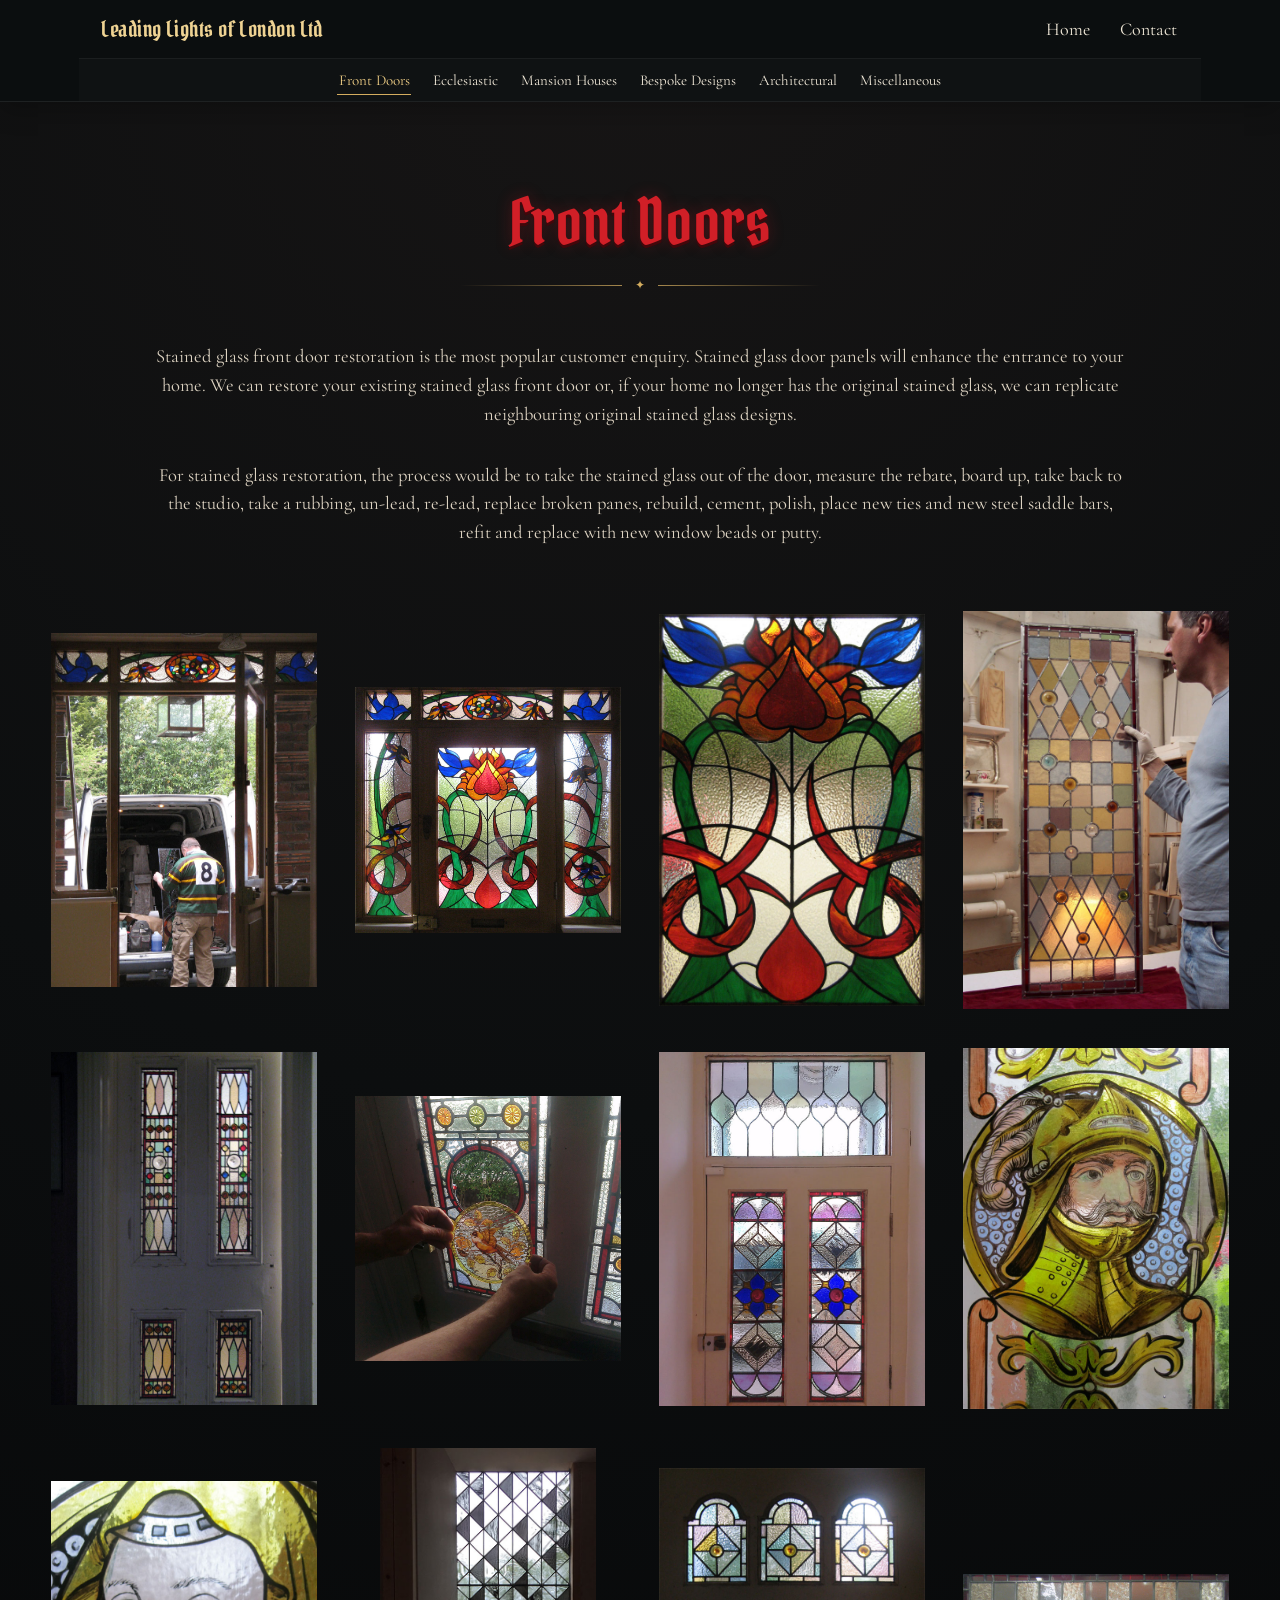
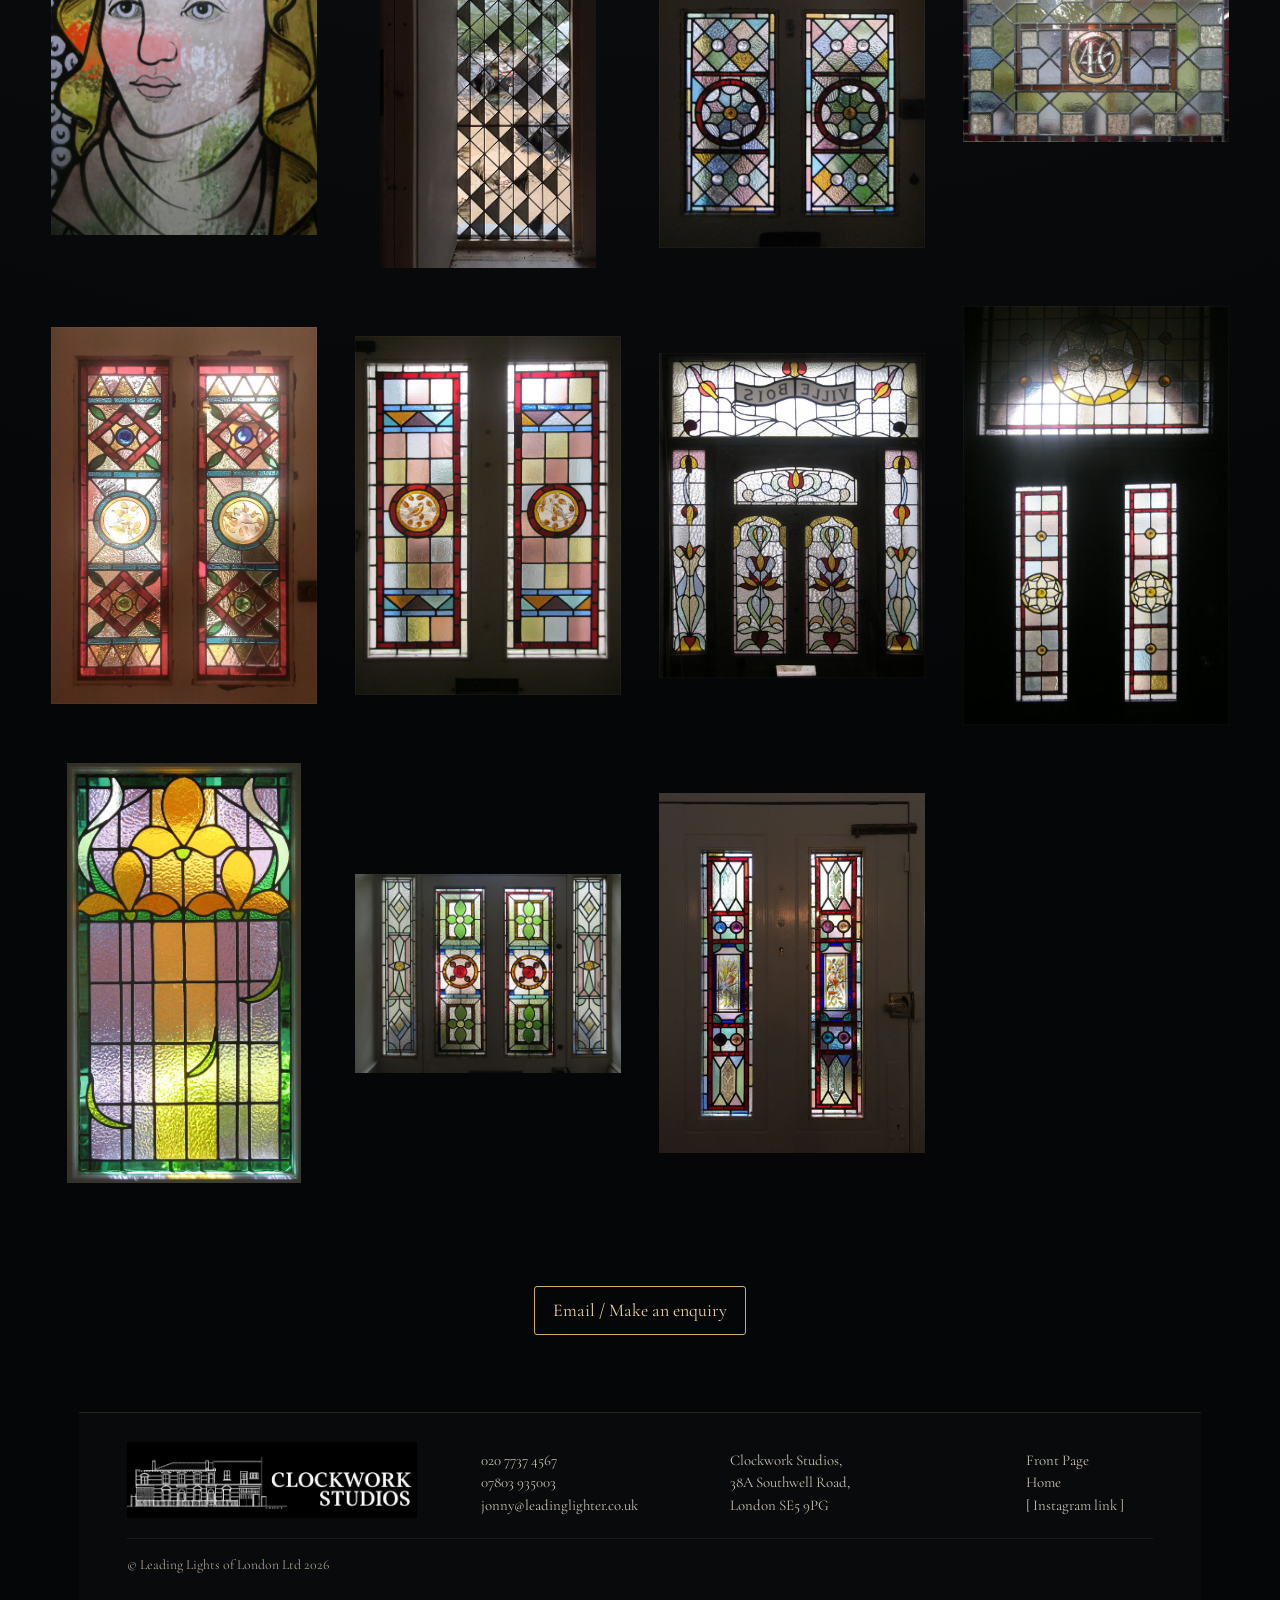
<file: gallery/front-doors.html>
<!doctype html>
<html lang="en-GB">

<head>
  <meta charset="utf-8">
  <meta name="viewport" content="width=device-width, initial-scale=1">

  <title>Front Doors | Leading Lights of London Ltd</title>

  <meta name="description" content="Front door stained glass by Leading Lights of London Ltd.">

  <link rel="stylesheet" href="../css/styles.css">

  <style>
    @import url('https://fonts.googleapis.com/css2?family=Cormorant+Garamond:wght@400;500;600&family=Pirata+One&display=swap');

    body.front-doors-page {
      margin: 0;
      min-height: 100vh;
      background: radial-gradient(
        circle at 50% 0%,
        #171515 0,
        #0c0e0f 34%,
        #050607 72%
      );
      color: #f1eadc;
    }

    body.front-doors-page.lightbox-open {
      overflow: hidden;
    }

    body.front-doors-page .brand-mini {
      font-family: 'Pirata One', Georgia, serif !important;
      font-size: clamp(1.1rem, 2vw, 1.4rem);
      color: #efd393;
    }

    /* PAGE TITLE */

    .front-doors-hero {
      box-sizing: border-box;
      width: min(92%, 1380px);
      margin: 0 auto;
      padding: clamp(4rem, 7vw, 6rem) 1rem
        clamp(2.4rem, 5vw, 4rem);
      text-align: center;
    }

    .front-doors-title {
      margin: 0;
      font-family: 'Pirata One', Georgia, serif;
      font-size: clamp(2.8rem, 5vw, 5rem);
      font-weight: 400;
      line-height: .95;
      color: #d11f27;
      text-shadow:
        0 3px 0 #43070b,
        0 0 16px rgba(189, 25, 34, .32);
    }

    .front-doors-rule {
      display: flex;
      align-items: center;
      justify-content: center;
      gap: .8rem;
      width: min(360px, 70%);
      margin: 1.5rem auto 0;
      color: #d4ad5f;
    }

    .front-doors-rule::before,
    .front-doors-rule::after {
      content: '';
      display: block;
      flex: 1;
      height: 1px;
      background: linear-gradient(
        to right,
        transparent,
        rgba(212, 173, 95, .75)
      );
    }

    .front-doors-rule::after {
      background: linear-gradient(
        to left,
        transparent,
        rgba(212, 173, 95, .75)
      );
    }

    .front-doors-rule span {
      font-size: .75rem;
    }

    /* INTRODUCTORY TEXT */

    .front-doors-intro {
      width: min(88%, 980px);
      margin: clamp(2rem, 4vw, 3rem) auto 0;
      font-family: 'Cormorant Garamond', Georgia, serif;
      color: #ddd3c2;
      text-align: center;
    }

    .front-doors-intro p {
      margin: 0 auto;
      font-size: clamp(1.05rem, 1.45vw, 1.3rem);
      line-height: 1.55;
    }

    .front-doors-intro p + p {
      margin-top: clamp(1.3rem, 2.5vw, 2rem);
    }

    /* PHOTOGRAPH GALLERY */

    .front-doors-gallery {
      width: min(92%, 1380px);
      margin: 0 auto;
      padding: 0 0 clamp(4rem, 8vw, 7rem);
    }

    .front-doors-grid {
      display: grid;
      grid-template-columns: repeat(4, minmax(0, 1fr));
      align-items: center;
      gap: clamp(1.4rem, 3vw, 2.8rem);
    }

    /* BORDERLESS PHOTOGRAPHS */

    .front-doors-grid .gallery-card {
      appearance: none;
      -webkit-appearance: none;
      position: relative;
      display: flex;
      align-items: center;
      justify-content: center;
      width: 100%;
      height: auto;
      min-width: 0;
      margin: 0;
      padding: 0;
      overflow: visible;
      border: none !important;
      border-radius: 0;
      background: transparent !important;
      box-shadow: none !important;
      cursor: zoom-in;
    }

    .front-doors-grid .gallery-card::before,
    .front-doors-grid .gallery-card::after {
      display: none;
      content: none;
    }

    .front-doors-grid .gallery-card img {
      display: block;
      width: auto;
      height: auto;
      max-width: 100%;
      max-height: 420px;
      margin: 0 auto;
      padding: 0;
      object-fit: contain;
      object-position: center;
      border: none !important;
      border-radius: 0;
      background: transparent !important;
      box-shadow: none !important;
      transition: transform 220ms ease,
        filter 220ms ease;
    }

    .front-doors-grid .gallery-card:hover {
      transform: none;
      border: none;
      box-shadow: none;
    }

    .front-doors-grid .gallery-card:hover img {
      transform: scale(1.025);
      filter: brightness(1.06);
    }

    .front-doors-grid .gallery-card:focus-visible {
      outline: 2px solid #f1eadc;
      outline-offset: 6px;
    }

    /* ENQUIRY BUTTON */

    .front-doors-enquiry {
      display: flex;
      justify-content: center;
      padding: 0 1rem clamp(3rem, 6vw, 5rem);
    }

    .front-doors-enquiry .button {
      margin: 0;
    }

    /* FOOTER */

    body.front-doors-page .site-footer {
      background: #080a0b;
    }

    body.front-doors-page .site-footer .footer-grid {
      display: grid;
      grid-template-columns:
        minmax(280px, 1.25fr)
        minmax(170px, .8fr)
        minmax(220px, 1fr)
        minmax(120px, .55fr);
      gap: clamp(2rem, 5vw, 5rem);
      align-items: center;
    }

    .footer-studio-link {
      display: block;
      width: 100%;
      max-width: 330px;
      text-decoration: none;
    }

    .footer-studio-image {
      display: block;
      width: 100%;
      height: auto;
    }

    /* FULL-SCREEN IMAGE VIEWER */

    .gallery-lightbox[hidden] {
      display: none !important;
    }

    .gallery-lightbox {
      position: fixed;
      inset: 0;
      z-index: 9999;
      display: grid;
      grid-template-columns:
        minmax(56px, 8vw)
        minmax(0, 1fr)
        minmax(56px, 8vw);
      align-items: center;
      background: rgba(0, 0, 0, .97);
      backdrop-filter: blur(5px);
      -webkit-backdrop-filter: blur(5px);
    }

    .lightbox-stage {
      box-sizing: border-box;
      position: relative;
      display: flex;
      align-items: center;
      justify-content: center;
      width: 100%;
      min-width: 0;
      height: 100vh;
      height: 100dvh;
      padding: 4rem .5rem;
      overflow: hidden;
      touch-action: pan-y;
    }

    .lightbox-image {
      display: block;
      width: auto;
      height: auto;
      max-width: 100%;
      max-height: calc(100vh - 8rem);
      max-height: calc(100dvh - 8rem);
      object-fit: contain;
      border: none;
      background: transparent;
      box-shadow: none;
    }

    /* CLOSE BUTTON */

    .lightbox-close {
      position: absolute;
      top: clamp(1rem, 2vw, 1.6rem);
      right: clamp(1rem, 2vw, 1.6rem);
      z-index: 50;
      width: 48px;
      height: 48px;
      display: flex;
      align-items: center;
      justify-content: center;
      padding: 0;
      border: none;
      border-radius: 50%;
      background: rgba(8, 9, 9, .88);
      color: #f2e9d9;
      font-family: Arial, sans-serif;
      font-size: 2rem;
      line-height: 1;
      cursor: pointer;
    }

    .lightbox-close:hover {
      background: #252525;
    }

    /* LEFT AND RIGHT ARROWS */

    .lightbox-nav {
      position: relative;
      z-index: 2;
      display: flex;
      align-items: center;
      justify-content: center;
      width: 100%;
      height: 100%;
      padding: 0;
      border: none;
      background: transparent;
      color: #efd393;
      font-family: Georgia, serif;
      font-size: clamp(2.7rem, 6vw, 5.5rem);
      cursor: pointer;
      opacity: .8;
      transition: opacity 160ms ease,
        transform 160ms ease;
    }

    .lightbox-nav:hover,
    .lightbox-nav:focus-visible {
      opacity: 1;
    }

    .lightbox-prev:hover {
      transform: translateX(-3px);
    }

    .lightbox-next:hover {
      transform: translateX(3px);
    }

    .lightbox-nav:focus-visible,
    .lightbox-close:focus-visible {
      outline: 2px solid #f1eadc;
      outline-offset: -4px;
    }

    /* IMAGE COUNTER */

    .lightbox-counter {
      position: absolute;
      left: 50%;
      bottom: 1.5rem;
      transform: translateX(-50%);
      padding: .32rem .72rem;
      border: none;
      background: transparent;
      color: #d5c9b5;
      font-size: .9rem;
      letter-spacing: .08em;
      white-space: nowrap;
    }

    /* TABLET */

    @media (max-width: 1050px) {
      .front-doors-grid {
        grid-template-columns: repeat(3, minmax(0, 1fr));
      }

      body.front-doors-page .site-footer .footer-grid {
        grid-template-columns: repeat(2, minmax(0, 1fr));
        gap: 2rem;
      }
    }

    /* MOBILE */

    @media (max-width: 760px) {
      .front-doors-grid {
        grid-template-columns: repeat(2, minmax(0, 1fr));
        gap: 1.5rem;
      }

      .front-doors-grid .gallery-card img {
        max-height: 360px;
      }

      .gallery-lightbox {
        grid-template-columns:
          40px minmax(0, 1fr) 40px;
      }

      .lightbox-stage {
        padding: 4rem 0;
      }

      body.front-doors-page .site-footer .footer-grid {
        grid-template-columns: 1fr;
        gap: 1.8rem;
      }
    }

    @media (max-width: 480px) {
      .front-doors-grid {
        grid-template-columns: 1fr;
        gap: 2rem;
      }

      .front-doors-grid .gallery-card img {
        max-width: 100%;
        max-height: 520px;
      }

      .front-doors-hero {
        padding-top: 2.5rem;
      }

      .gallery-lightbox {
        grid-template-columns:
          34px minmax(0, 1fr) 34px;
      }

      .lightbox-nav {
        font-size: 2.7rem;
      }
    }

    @media (prefers-reduced-motion: reduce) {
      .gallery-card,
      .gallery-card img,
      .lightbox-nav {
        transition: none;
      }

      .front-doors-grid .gallery-card:hover img {
        transform: none;
      }
    }
  </style>
</head>

<body class="front-doors-page">

  <a class="skip-link" href="#main-content">
    Skip to content
  </a>

  <header class="site-header">

    <nav class="primary-nav" aria-label="Primary navigation">

      <a class="brand-mini" href="../home.html">
        Leading Lights of London Ltd
      </a>

      <button
        class="nav-toggle"
        type="button"
        aria-expanded="false"
        aria-controls="primary-links"
      >
        Menu
      </button>

      <ul class="primary-links" id="primary-links">
        <li><a href="../home.html">Home</a></li>
        <li><a href="../about.html">About</a></li>
        <li><a href="../contact.html">Contact</a></li>
      </ul>

    </nav>

    <nav class="gallery-nav" aria-label="Gallery categories">

      <ul class="gallery-links">

        <li>
          <a href="front-doors.html" aria-current="page">
            Front Doors
          </a>
        </li>

        <li>
          <a href="ecclesiastic.html">Ecclesiastic</a>
        </li>

        <li>
          <a href="mansion-houses.html">Mansion Houses</a>
        </li>

        <li>
          <a href="palaces.html">Palaces</a>
        </li>

        <li>
          <a href="bespoke-designs.html">Bespoke Designs</a>
        </li>

        <li>
          <a href="architectural.html">Architectural</a>
        </li>

        <li>
          <a href="miscellaneous.html">Miscellaneous</a>
        </li>

      </ul>

    </nav>

  </header>

  <main id="main-content">

    <section class="front-doors-hero">

      <h1 class="front-doors-title">Front Doors</h1>

      <div class="front-doors-rule" aria-hidden="true">
        <span>✦</span>
      </div>

      <div class="front-doors-intro">

        <p>
          Stained glass front door restoration is the most
          popular customer enquiry. Stained glass door panels
          will enhance the entrance to your home. We can
          restore your existing stained glass front door or,
          if your home no longer has the original stained
          glass, we can replicate neighbouring original
          stained glass designs.
        </p>

        <p>
          For stained glass restoration, the process would
          be to take the stained glass out of the door,
          measure the rebate, board up, take back to the
          studio, take a rubbing, un-lead, re-lead, replace
          broken panes, rebuild, cement, polish, place new
          ties and new steel saddle bars, refit and replace
          with new window beads or putty.
        </p>

      </div>

    </section>

    <!-- FRONT DOORS PHOTOGRAPHS -->

    <section
      class="front-doors-gallery"
      aria-label="Front door stained glass gallery"
    >

      <div class="front-doors-grid">

        <button class="gallery-card" type="button" aria-label="Enlarge photograph 1">
          <img src="../assets/images/front-doors/front_doors/1_full.jpg"
            alt="Front door stained glass project 1"
            decoding="async">
        </button>

        <button class="gallery-card" type="button" aria-label="Enlarge photograph 2">
          <img src="../assets/images/front-doors/front_doors/2_full.jpg"
            alt="Front door stained glass project 2"
            decoding="async">
        </button>

        <button class="gallery-card" type="button" aria-label="Enlarge photograph 3">
          <img src="../assets/images/front-doors/front_doors/3_full.jpg"
            alt="Front door stained glass project 3"
            decoding="async">
        </button>

        <button class="gallery-card" type="button" aria-label="Enlarge photograph 4">
          <img src="../assets/images/front-doors/front_doors/4_full.jpg"
            alt="Front door stained glass project 4"
            decoding="async">
        </button>

        <button class="gallery-card" type="button" aria-label="Enlarge photograph 5">
          <img src="../assets/images/front-doors/front_doors/5_full.jpg"
            alt="Front door stained glass project 5"
            loading="lazy" decoding="async">
        </button>

        <button class="gallery-card" type="button" aria-label="Enlarge photograph 6">
          <img src="../assets/images/front-doors/front_doors/6_full.jpg"
            alt="Front door stained glass project 6"
            loading="lazy" decoding="async">
        </button>

        <button class="gallery-card" type="button" aria-label="Enlarge photograph 7">
          <img src="../assets/images/front-doors/front_doors/7_full.jpg"
            alt="Front door stained glass project 7"
            loading="lazy" decoding="async">
        </button>

        <button class="gallery-card" type="button" aria-label="Enlarge photograph 8">
          <img src="../assets/images/front-doors/front_doors/8_full.jpg"
            alt="Front door stained glass project 8"
            loading="lazy" decoding="async">
        </button>

        <button class="gallery-card" type="button" aria-label="Enlarge photograph 9">
          <img src="../assets/images/front-doors/front_doors/9_full.jpg"
            alt="Front door stained glass project 9"
            loading="lazy" decoding="async">
        </button>

        <button class="gallery-card" type="button" aria-label="Enlarge photograph 10">
          <img src="../assets/images/front-doors/front_doors/10_full.jpg"
            alt="Front door stained glass project 10"
            loading="lazy" decoding="async">
        </button>

        <button class="gallery-card" type="button" aria-label="Enlarge photograph 11">
          <img src="../assets/images/front-doors/front_doors/11_full.jpg"
            alt="Front door stained glass project 11"
            loading="lazy" decoding="async">
        </button>

        <button class="gallery-card" type="button" aria-label="Enlarge photograph 12">
          <img src="../assets/images/front-doors/front_doors/12_full.jpg"
            alt="Front door stained glass project 12"
            loading="lazy" decoding="async">
        </button>

        <button class="gallery-card" type="button" aria-label="Enlarge photograph 13">
          <img src="../assets/images/front-doors/front_doors/13_full.jpg"
            alt="Front door stained glass project 13"
            loading="lazy" decoding="async">
        </button>

        <button class="gallery-card" type="button" aria-label="Enlarge photograph 14">
          <img src="../assets/images/front-doors/front_doors/14_full.jpg"
            alt="Front door stained glass project 14"
            loading="lazy" decoding="async">
        </button>

        <button class="gallery-card" type="button" aria-label="Enlarge photograph 15">
          <img src="../assets/images/front-doors/front_doors/15_full.jpg"
            alt="Front door stained glass project 15"
            loading="lazy" decoding="async">
        </button>

        <button class="gallery-card" type="button" aria-label="Enlarge photograph 16">
          <img src="../assets/images/front-doors/front_doors/16_full.jpg"
            alt="Front door stained glass project 16"
            loading="lazy" decoding="async">
        </button>

        <button class="gallery-card" type="button" aria-label="Enlarge photograph 17">
          <img src="../assets/images/front-doors/front_doors/17_full.jpg"
            alt="Front door stained glass project 17"
            loading="lazy" decoding="async">
        </button>

        <button class="gallery-card" type="button" aria-label="Enlarge photograph 18">
          <img src="../assets/images/front-doors/front_doors/18_full.jpg"
            alt="Front door stained glass project 18"
            loading="lazy" decoding="async">
        </button>

        <button class="gallery-card" type="button" aria-label="Enlarge photograph 19">
          <img src="../assets/images/front-doors/front_doors/19_full.jpg"
            alt="Front door stained glass project 19"
            loading="lazy" decoding="async">
        </button>

      </div>

    </section>

    <div class="front-doors-enquiry">

      <a class="button" href="../contact.html">
        Email / Make an enquiry
      </a>

    </div>

  </main>

  <!-- ORIGINAL FOOTER -->

  <footer class="site-footer">

    <div class="footer-grid">

      <div>

        <a
          class="footer-studio-link"
          href="https://clockworkstudios.co.uk/"
          target="_blank"
          rel="noopener noreferrer"
          aria-label="Visit the Clockwork Studios website"
        >

          <img
            class="footer-studio-image"
            src="../assets/images/home/clockwork-studios-architectural-blueprint.png"
            alt="Clockwork Studios architectural drawing and logo"
          >

        </a>

      </div>

      <div>

        <ul>

          <li>
            <a href="tel:+442077374567">
              020 7737 4567
            </a>
          </li>

          <li>
            <a href="tel:+447803935003">
              07803 935003
            </a>
          </li>

          <li>
            <a href="mailto:jonny@leadinglighter.co.uk">
              jonny@leadinglighter.co.uk
            </a>
          </li>

        </ul>

      </div>

      <div>

        <p>
          Clockwork Studios,<br>
          38A Southwell Road,<br>
          London SE5 9PG
        </p>

      </div>

      <div>

        <ul>
          <li><a href="../index.html">Front Page</a></li>
          <li><a href="../home.html">Home</a></li>
          <li><a href="#">[ Instagram link ]</a></li>
        </ul>

      </div>

    </div>

    <div class="footer-bottom">
      © Leading Lights of London Ltd 2026
    </div>

  </footer>

  <!-- ENLARGED IMAGE VIEWER -->

  <div
    class="gallery-lightbox"
    id="gallery-lightbox"
    role="dialog"
    aria-modal="true"
    aria-label="Front doors image viewer"
    hidden
  >

    <button
      class="lightbox-close"
      id="lightbox-close"
      type="button"
      aria-label="Close image viewer"
    >
      ×
    </button>

    <button
      class="lightbox-nav lightbox-prev"
      id="lightbox-prev"
      type="button"
      aria-label="Previous photograph"
    >
      ‹
    </button>

    <div
      class="lightbox-stage"
      id="lightbox-stage"
    >

      <img
        class="lightbox-image"
        id="lightbox-image"
        alt=""
      >

      <div
        class="lightbox-counter"
        id="lightbox-counter"
        aria-live="polite"
      >
        1 / 19
      </div>

    </div>

    <button
      class="lightbox-nav lightbox-next"
      id="lightbox-next"
      type="button"
      aria-label="Next photograph"
    >
      ›
    </button>

  </div>

  <script src="../js/main.js" defer></script>

  <script>

    document.addEventListener('DOMContentLoaded', () => {

      const cards = Array.from(
        document.querySelectorAll(
          '.front-doors-grid .gallery-card'
        )
      );

      const lightbox = document.getElementById(
        'gallery-lightbox'
      );

      const lightboxImage = document.getElementById(
        'lightbox-image'
      );

      const counter = document.getElementById(
        'lightbox-counter'
      );

      const closeButton = document.getElementById(
        'lightbox-close'
      );

      const previousButton = document.getElementById(
        'lightbox-prev'
      );

      const nextButton = document.getElementById(
        'lightbox-next'
      );

      const stage = document.getElementById(
        'lightbox-stage'
      );

      const images = cards.map(card => {

        const image = card.querySelector('img');

        return {
          src: image.src,
          alt: image.alt
        };

      });

      let currentIndex = 0;
      let touchStartX = 0;
      let touchStartY = 0;
      let previousFocus = null;

      function showImage(index) {

        if (images.length === 0) return;

        currentIndex =
          (index + images.length) % images.length;

        const current = images[currentIndex];

        lightboxImage.src = current.src;
        lightboxImage.alt = current.alt;

        counter.textContent =
          `${currentIndex + 1} / ${images.length}`;

        const nextIndex =
          (currentIndex + 1) % images.length;

        const previousIndex =
          (currentIndex - 1 + images.length)
          % images.length;

        const nextImage = new Image();
        nextImage.src = images[nextIndex].src;

        const previousImage = new Image();
        previousImage.src = images[previousIndex].src;

      }

      function openLightbox(index) {

        previousFocus = document.activeElement;

        showImage(index);

        lightbox.hidden = false;

        document.body.classList.add(
          'lightbox-open'
        );

        closeButton.focus();

      }

      function closeLightbox() {

        lightbox.hidden = true;

        document.body.classList.remove(
          'lightbox-open'
        );

        if (previousFocus) {
          previousFocus.focus();
        }

      }

      cards.forEach((card, index) => {

        card.addEventListener('click', () => {
          openLightbox(index);
        });

      });

      closeButton.addEventListener('click', event => {

        event.preventDefault();
        event.stopPropagation();

        closeLightbox();

      });

      previousButton.addEventListener('click', () => {

        showImage(currentIndex - 1);

      });

      nextButton.addEventListener('click', () => {

        showImage(currentIndex + 1);

      });

      lightbox.addEventListener('click', event => {

        if (
          event.target === lightbox ||
          event.target === stage
        ) {
          closeLightbox();
        }

      });

      document.addEventListener('keydown', event => {

        if (lightbox.hidden) return;

        if (event.key === 'Escape') {

          event.preventDefault();
          closeLightbox();

        }

        if (event.key === 'ArrowLeft') {

          event.preventDefault();
          showImage(currentIndex - 1);

        }

        if (event.key === 'ArrowRight') {

          event.preventDefault();
          showImage(currentIndex + 1);

        }

        if (event.key === 'Tab') {

          const controls = [
            closeButton,
            previousButton,
            nextButton
          ];

          const first = controls[0];
          const last = controls[controls.length - 1];

          if (
            event.shiftKey &&
            document.activeElement === first
          ) {

            event.preventDefault();
            last.focus();

          } else if (
            !event.shiftKey &&
            document.activeElement === last
          ) {

            event.preventDefault();
            first.focus();

          } else if (
            !controls.includes(document.activeElement)
          ) {

            event.preventDefault();
            first.focus();

          }

        }

      });

      stage.addEventListener('touchstart', event => {

        touchStartX =
          event.changedTouches[0].screenX;

        touchStartY =
          event.changedTouches[0].screenY;

      }, { passive: true });

      stage.addEventListener('touchend', event => {

        const touchEndX =
          event.changedTouches[0].screenX;

        const touchEndY =
          event.changedTouches[0].screenY;

        const differenceX =
          touchEndX - touchStartX;

        const differenceY =
          touchEndY - touchStartY;

        if (
          Math.abs(differenceX) < 45 ||
          Math.abs(differenceX) <
          Math.abs(differenceY)
        ) {
          return;
        }

        if (differenceX < 0) {

          showImage(currentIndex + 1);

        } else {

          showImage(currentIndex - 1);

        }

      }, { passive: true });

    });

  </script>

</body>
</html>
</file>
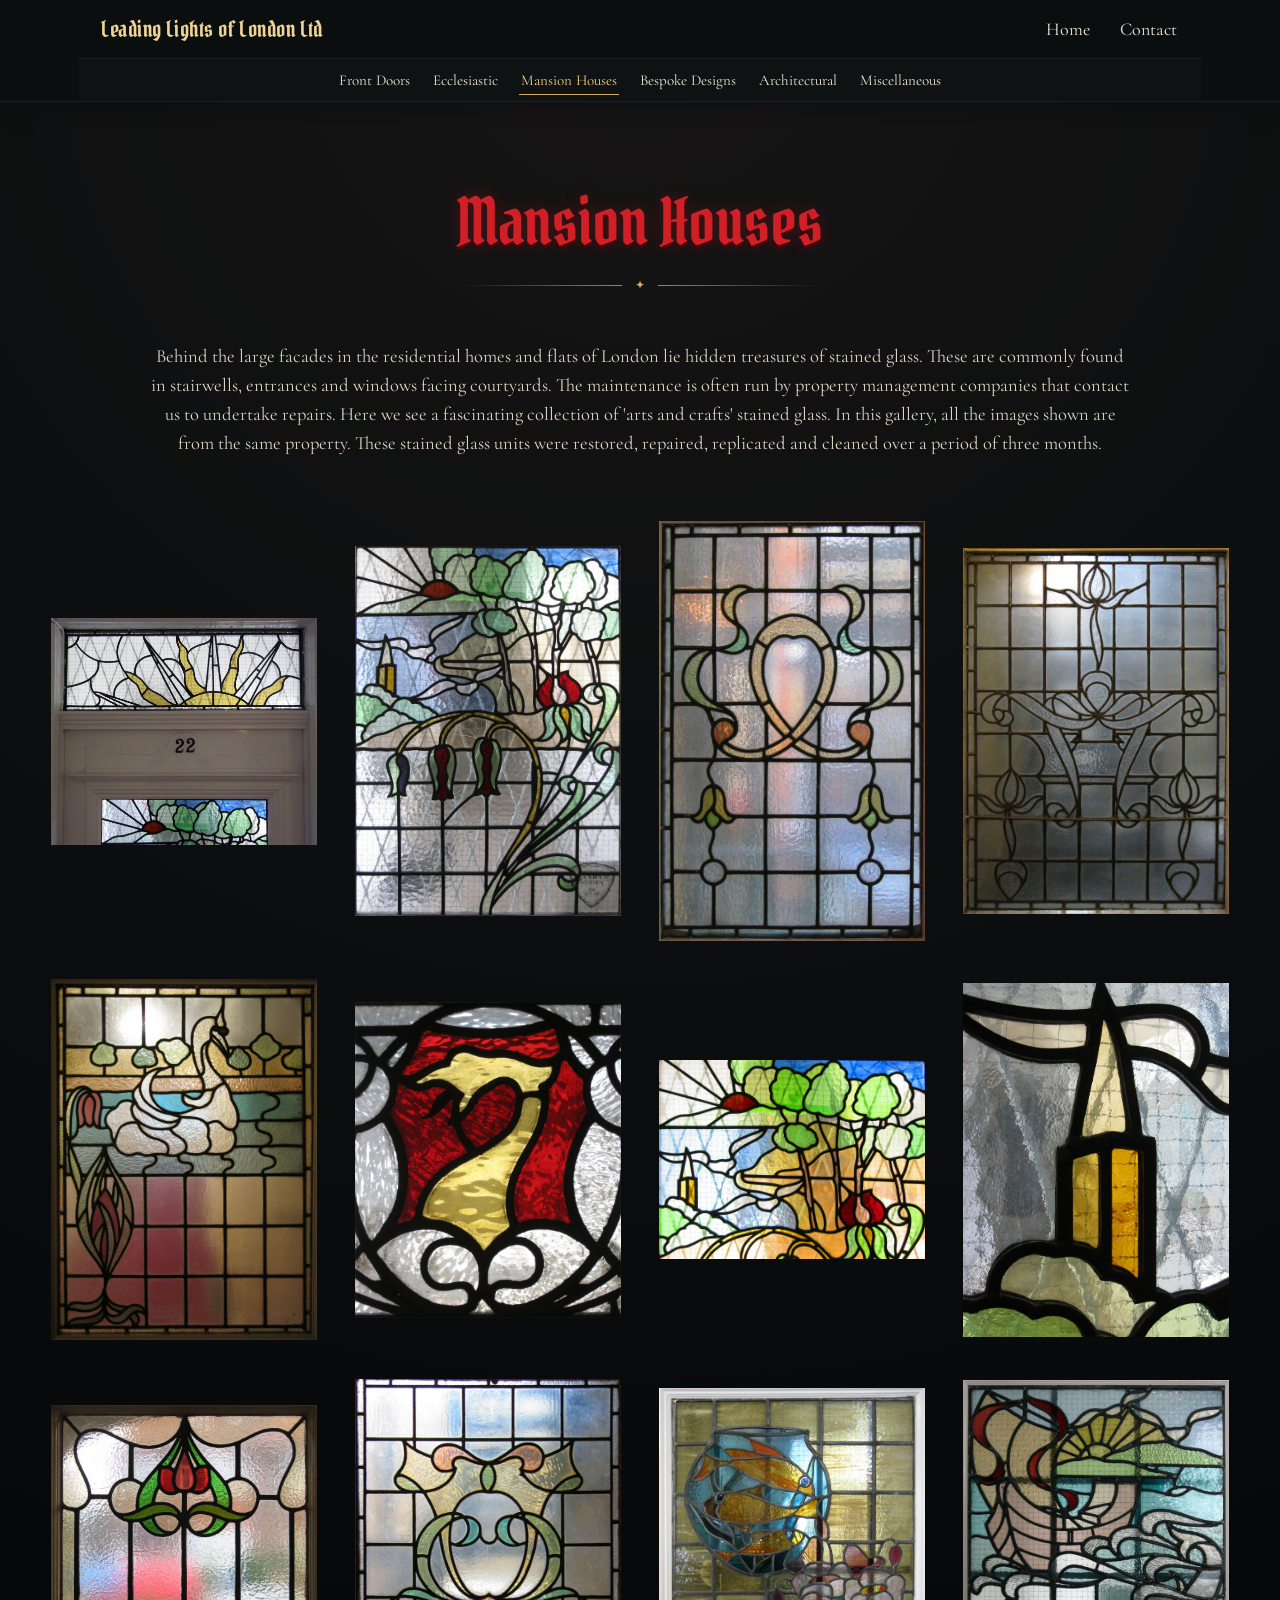
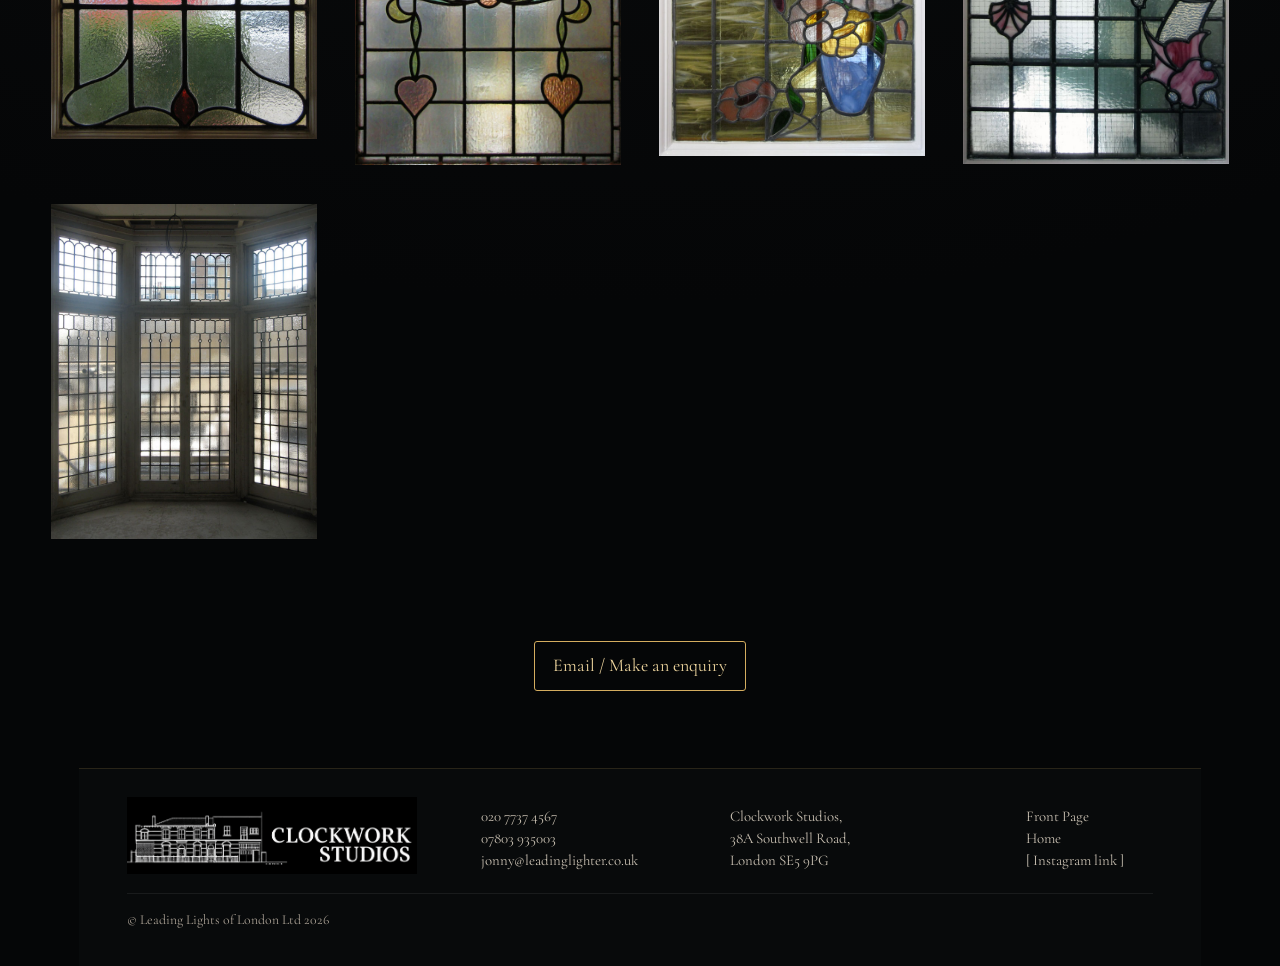
<file: gallery/mansion-houses.html>
<!doctype html>
<html lang="en-GB">

<head>
  <meta charset="utf-8">
  <meta name="viewport" content="width=device-width, initial-scale=1">

  <title>Mansion Houses | Leading Lights of London Ltd</title>

  <meta name="description" content="Mansion house stained glass restoration, repair, replication and cleaning by Leading Lights of London Ltd.">

  <link rel="stylesheet" href="../css/styles.css">

  <style>
    @import url('https://fonts.googleapis.com/css2?family=Cormorant+Garamond:wght@400;500;600&family=Pirata+One&display=swap');

    body.mansion-houses-page {
      margin: 0;
      min-height: 100vh;
      background: radial-gradient(
        circle at 50% 0%,
        #171515 0,
        #0c0e0f 34%,
        #050607 72%
      );
      color: #f1eadc;
    }

    body.mansion-houses-page.lightbox-open {
      overflow: hidden;
    }

    body.mansion-houses-page .brand-mini {
      font-family: 'Pirata One', Georgia, serif !important;
      font-size: clamp(1.1rem, 2vw, 1.4rem);
      color: #efd393;
    }

    /* PAGE TITLE */

    .mansion-houses-hero {
      box-sizing: border-box;
      width: min(92%, 1380px);
      margin: 0 auto;
      padding: clamp(4rem, 7vw, 6rem) 1rem
        clamp(2.4rem, 5vw, 4rem);
      text-align: center;
    }

    .mansion-houses-title {
      margin: 0;
      font-family: 'Pirata One', Georgia, serif;
      font-size: clamp(2.8rem, 5vw, 5rem);
      font-weight: 400;
      line-height: .95;
      color: #d11f27;
      text-shadow:
        0 3px 0 #43070b,
        0 0 16px rgba(189, 25, 34, .32);
    }

    /* GOLD DIVIDER */

    .mansion-houses-rule {
      display: flex;
      align-items: center;
      justify-content: center;
      gap: .8rem;
      width: min(360px, 70%);
      margin: 1.5rem auto 0;
      color: #d4ad5f;
    }

    .mansion-houses-rule::before,
    .mansion-houses-rule::after {
      content: '';
      display: block;
      flex: 1;
      height: 1px;
      background: linear-gradient(
        to right,
        transparent,
        rgba(212, 173, 95, .75)
      );
    }

    .mansion-houses-rule::after {
      background: linear-gradient(
        to left,
        transparent,
        rgba(212, 173, 95, .75)
      );
    }

    .mansion-houses-rule span {
      font-size: .75rem;
    }

    /* INTRODUCTORY TEXT */

    .mansion-houses-intro {
      width: min(88%, 980px);
      margin: clamp(2rem, 4vw, 3rem) auto 0;
      font-family: 'Cormorant Garamond', Georgia, serif;
      color: #ddd3c2;
      text-align: center;
    }

    .mansion-houses-intro p {
      margin: 0 auto;
      font-size: clamp(1.05rem, 1.45vw, 1.3rem);
      line-height: 1.55;
    }

    /* PHOTOGRAPH GALLERY */

    .mansion-houses-gallery {
      width: min(92%, 1380px);
      margin: 0 auto;
      padding: 0 0 clamp(4rem, 8vw, 7rem);
    }

    .mansion-houses-grid {
      display: grid;
      grid-template-columns: repeat(4, minmax(0, 1fr));
      align-items: center;
      gap: clamp(1.4rem, 3vw, 2.8rem);
    }

    /* BORDERLESS PHOTOGRAPHS */

    .mansion-houses-grid .gallery-card {
      appearance: none;
      -webkit-appearance: none;
      position: relative;
      display: flex;
      align-items: center;
      justify-content: center;
      width: 100%;
      height: auto;
      min-width: 0;
      margin: 0;
      padding: 0;
      overflow: visible;
      border: none !important;
      border-radius: 0;
      background: transparent !important;
      box-shadow: none !important;
      cursor: zoom-in;
    }

    .mansion-houses-grid .gallery-card::before,
    .mansion-houses-grid .gallery-card::after {
      display: none;
      content: none;
    }

    .mansion-houses-grid .gallery-card img {
      display: block;
      width: auto;
      height: auto;
      max-width: 100%;
      max-height: 420px;
      margin: 0 auto;
      padding: 0;
      object-fit: contain;
      object-position: center;
      border: none !important;
      border-radius: 0;
      background: transparent !important;
      box-shadow: none !important;
      transition: transform 220ms ease,
        filter 220ms ease;
    }

    .mansion-houses-grid .gallery-card:hover {
      transform: none;
      border: none;
      box-shadow: none;
    }

    .mansion-houses-grid .gallery-card:hover img {
      transform: scale(1.025);
      filter: brightness(1.06);
    }

    .mansion-houses-grid .gallery-card:focus-visible {
      outline: 2px solid #f1eadc;
      outline-offset: 6px;
    }

    /* ENQUIRY BUTTON */

    .mansion-houses-enquiry {
      display: flex;
      justify-content: center;
      padding: 0 1rem clamp(3rem, 6vw, 5rem);
    }

    .mansion-houses-enquiry .button {
      margin: 0;
    }

    /* FOOTER */

    body.mansion-houses-page .site-footer {
      background: #080a0b;
    }

    body.mansion-houses-page .site-footer .footer-grid {
      display: grid;
      grid-template-columns:
        minmax(280px, 1.25fr)
        minmax(170px, .8fr)
        minmax(220px, 1fr)
        minmax(120px, .55fr);
      gap: clamp(2rem, 5vw, 5rem);
      align-items: center;
    }

    .footer-studio-link {
      display: block;
      width: 100%;
      max-width: 330px;
      text-decoration: none;
    }

    .footer-studio-image {
      display: block;
      width: 100%;
      height: auto;
    }

    /* FULL-SCREEN IMAGE VIEWER */

    .gallery-lightbox[hidden] {
      display: none !important;
    }

    .gallery-lightbox {
      position: fixed;
      inset: 0;
      z-index: 9999;
      display: grid;
      grid-template-columns:
        minmax(56px, 8vw)
        minmax(0, 1fr)
        minmax(56px, 8vw);
      align-items: center;
      background: rgba(0, 0, 0, .97);
      backdrop-filter: blur(5px);
      -webkit-backdrop-filter: blur(5px);
    }

    .lightbox-stage {
      box-sizing: border-box;
      position: relative;
      display: flex;
      align-items: center;
      justify-content: center;
      width: 100%;
      min-width: 0;
      height: 100vh;
      height: 100dvh;
      padding: 4rem .5rem;
      overflow: hidden;
      touch-action: pan-y;
    }

    .lightbox-image {
      display: block;
      width: auto;
      height: auto;
      max-width: 100%;
      max-height: calc(100vh - 8rem);
      max-height: calc(100dvh - 8rem);
      object-fit: contain;
      border: none;
      background: transparent;
      box-shadow: none;
    }

    /* CLOSE BUTTON */

    .lightbox-close {
      position: absolute;
      top: clamp(1rem, 2vw, 1.6rem);
      right: clamp(1rem, 2vw, 1.6rem);
      z-index: 50;
      width: 48px;
      height: 48px;
      display: flex;
      align-items: center;
      justify-content: center;
      padding: 0;
      border: none;
      border-radius: 50%;
      background: rgba(8, 9, 9, .88);
      color: #f2e9d9;
      font-family: Arial, sans-serif;
      font-size: 2rem;
      line-height: 1;
      cursor: pointer;
    }

    .lightbox-close:hover {
      background: #252525;
    }

    /* LEFT AND RIGHT ARROWS */

    .lightbox-nav {
      position: relative;
      z-index: 2;
      display: flex;
      align-items: center;
      justify-content: center;
      width: 100%;
      height: 100%;
      padding: 0;
      border: none;
      background: transparent;
      color: #efd393;
      font-family: Georgia, serif;
      font-size: clamp(2.7rem, 6vw, 5.5rem);
      cursor: pointer;
      opacity: .8;
      transition: opacity 160ms ease,
        transform 160ms ease;
    }

    .lightbox-nav:hover,
    .lightbox-nav:focus-visible {
      opacity: 1;
    }

    .lightbox-prev:hover {
      transform: translateX(-3px);
    }

    .lightbox-next:hover {
      transform: translateX(3px);
    }

    .lightbox-nav:focus-visible,
    .lightbox-close:focus-visible {
      outline: 2px solid #f1eadc;
      outline-offset: -4px;
    }

    /* IMAGE COUNTER */

    .lightbox-counter {
      position: absolute;
      left: 50%;
      bottom: 1.5rem;
      transform: translateX(-50%);
      padding: .32rem .72rem;
      border: none;
      background: transparent;
      color: #d5c9b5;
      font-size: .9rem;
      letter-spacing: .08em;
      white-space: nowrap;
    }

    /* TABLET */

    @media (max-width: 1050px) {
      .mansion-houses-grid {
        grid-template-columns: repeat(3, minmax(0, 1fr));
      }

      body.mansion-houses-page .site-footer .footer-grid {
        grid-template-columns: repeat(2, minmax(0, 1fr));
        gap: 2rem;
      }
    }

    /* MOBILE */

    @media (max-width: 760px) {
      .mansion-houses-grid {
        grid-template-columns: repeat(2, minmax(0, 1fr));
        gap: 1.5rem;
      }

      .mansion-houses-grid .gallery-card img {
        max-height: 360px;
      }

      .gallery-lightbox {
        grid-template-columns:
          40px minmax(0, 1fr) 40px;
      }

      .lightbox-stage {
        padding: 4rem 0;
      }

      body.mansion-houses-page .site-footer .footer-grid {
        grid-template-columns: 1fr;
        gap: 1.8rem;
      }
    }

    @media (max-width: 480px) {
      .mansion-houses-grid {
        grid-template-columns: 1fr;
        gap: 2rem;
      }

      .mansion-houses-grid .gallery-card img {
        max-width: 100%;
        max-height: 520px;
      }

      .mansion-houses-hero {
        padding-top: 2.5rem;
      }

      .gallery-lightbox {
        grid-template-columns:
          34px minmax(0, 1fr) 34px;
      }

      .lightbox-nav {
        font-size: 2.7rem;
      }
    }

    @media (prefers-reduced-motion: reduce) {
      .gallery-card,
      .gallery-card img,
      .lightbox-nav {
        transition: none;
      }

      .mansion-houses-grid .gallery-card:hover img {
        transform: none;
      }
    }
  </style>
</head>

<body class="mansion-houses-page">

  <a class="skip-link" href="#main-content">
    Skip to content
  </a>

  <header class="site-header">

    <nav class="primary-nav" aria-label="Primary navigation">

      <a class="brand-mini" href="../home.html">
        Leading Lights of London Ltd
      </a>

      <button
        class="nav-toggle"
        type="button"
        aria-expanded="false"
        aria-controls="primary-links"
      >
        Menu
      </button>

      <ul class="primary-links" id="primary-links">
        <li><a href="../home.html">Home</a></li>
        <li><a href="../about.html">About</a></li>
        <li><a href="../contact.html">Contact</a></li>
      </ul>

    </nav>

    <nav class="gallery-nav" aria-label="Gallery categories">

      <ul class="gallery-links">

        <li>
          <a href="front-doors.html">
            Front Doors
          </a>
        </li>

        <li>
          <a href="ecclesiastic.html">
            Ecclesiastic
          </a>
        </li>

        <li>
          <a href="mansion-houses.html" aria-current="page">
            Mansion Houses
          </a>
        </li>

        <li>
          <a href="palaces.html">
            Palaces
          </a>
        </li>

        <li>
          <a href="bespoke-designs.html">
            Bespoke Designs
          </a>
        </li>

        <li>
          <a href="architectural.html">
            Architectural
          </a>
        </li>

        <li>
          <a href="miscellaneous.html">
            Miscellaneous
          </a>
        </li>

      </ul>

    </nav>

  </header>

  <main id="main-content">

    <section class="mansion-houses-hero">

      <h1 class="mansion-houses-title">
        Mansion Houses
      </h1>

      <div class="mansion-houses-rule" aria-hidden="true">
        <span>✦</span>
      </div>

      <div class="mansion-houses-intro">

        <p>
          Behind the large facades in the residential homes
          and flats of London lie hidden treasures of stained
          glass. These are commonly found in stairwells,
          entrances and windows facing courtyards. The
          maintenance is often run by property management
          companies that contact us to undertake repairs.
          Here we see a fascinating collection of 'arts and
          crafts' stained glass. In this gallery, all the
          images shown are from the same property. These
          stained glass units were restored, repaired,
          replicated and cleaned over a period of three months.
        </p>

      </div>

    </section>

    <!-- MANSION HOUSES PHOTOGRAPHS -->

    <section
      class="mansion-houses-gallery"
      aria-label="Mansion house stained glass gallery"
    >

      <div class="mansion-houses-grid">

        <button class="gallery-card" type="button" aria-label="Enlarge photograph 1">
          <img src="../assets/images/mansion_houses/1_full.jpg"
            alt="Mansion house stained glass project 1"
            decoding="async">
        </button>

        <button class="gallery-card" type="button" aria-label="Enlarge photograph 2">
          <img src="../assets/images/mansion_houses/2_full.jpg"
            alt="Mansion house stained glass project 2"
            decoding="async">
        </button>

        <button class="gallery-card" type="button" aria-label="Enlarge photograph 3">
          <img src="../assets/images/mansion_houses/3_full.jpg"
            alt="Mansion house stained glass project 3"
            decoding="async">
        </button>

        <button class="gallery-card" type="button" aria-label="Enlarge photograph 4">
          <img src="../assets/images/mansion_houses/4_full.jpg"
            alt="Mansion house stained glass project 4"
            decoding="async">
        </button>

        <button class="gallery-card" type="button" aria-label="Enlarge photograph 5">
          <img src="../assets/images/mansion_houses/5_full.jpg"
            alt="Mansion house stained glass project 5"
            loading="lazy" decoding="async">
        </button>

        <button class="gallery-card" type="button" aria-label="Enlarge photograph 6">
          <img src="../assets/images/mansion_houses/6_full.jpg"
            alt="Mansion house stained glass project 6"
            loading="lazy" decoding="async">
        </button>

        <button class="gallery-card" type="button" aria-label="Enlarge photograph 7">
          <img src="../assets/images/mansion_houses/7_full.jpg"
            alt="Mansion house stained glass project 7"
            loading="lazy" decoding="async">
        </button>

        <button class="gallery-card" type="button" aria-label="Enlarge photograph 8">
          <img src="../assets/images/mansion_houses/8_full.jpg"
            alt="Mansion house stained glass project 8"
            loading="lazy" decoding="async">
        </button>

        <button class="gallery-card" type="button" aria-label="Enlarge photograph 9">
          <img src="../assets/images/mansion_houses/9_full.jpg"
            alt="Mansion house stained glass project 9"
            loading="lazy" decoding="async">
        </button>

        <button class="gallery-card" type="button" aria-label="Enlarge photograph 10">
          <img src="../assets/images/mansion_houses/10_full.jpg"
            alt="Mansion house stained glass project 10"
            loading="lazy" decoding="async">
        </button>

        <button class="gallery-card" type="button" aria-label="Enlarge photograph 11">
          <img src="../assets/images/mansion_houses/11_full.jpg"
            alt="Mansion house stained glass project 11"
            loading="lazy" decoding="async">
        </button>

        <button class="gallery-card" type="button" aria-label="Enlarge photograph 12">
          <img src="../assets/images/mansion_houses/12_full.jpg"
            alt="Mansion house stained glass project 12"
            loading="lazy" decoding="async">
        </button>

        <button class="gallery-card" type="button" aria-label="Enlarge photograph 13">
          <img src="../assets/images/mansion_houses/16_full.jpg"
            alt="Mansion house stained glass project 13"
            loading="lazy" decoding="async">
        </button>

      </div>

    </section>

    <div class="mansion-houses-enquiry">

      <a class="button" href="../contact.html">
        Email / Make an enquiry
      </a>

    </div>

  </main>

  <!-- ORIGINAL FOOTER -->

  <footer class="site-footer">

    <div class="footer-grid">

      <div>

        <a
          class="footer-studio-link"
          href="https://clockworkstudios.co.uk/"
          target="_blank"
          rel="noopener noreferrer"
          aria-label="Visit the Clockwork Studios website"
        >

          <img
            class="footer-studio-image"
            src="../assets/images/home/clockwork-studios-architectural-blueprint.png"
            alt="Clockwork Studios architectural drawing and logo"
          >

        </a>

      </div>

      <div>

        <ul>

          <li>
            <a href="tel:+442077374567">
              020 7737 4567
            </a>
          </li>

          <li>
            <a href="tel:+447803935003">
              07803 935003
            </a>
          </li>

          <li>
            <a href="mailto:jonny@leadinglighter.co.uk">
              jonny@leadinglighter.co.uk
            </a>
          </li>

        </ul>

      </div>

      <div>

        <p>
          Clockwork Studios,<br>
          38A Southwell Road,<br>
          London SE5 9PG
        </p>

      </div>

      <div>

        <ul>
          <li><a href="../index.html">Front Page</a></li>
          <li><a href="../home.html">Home</a></li>
          <li><a href="#">[ Instagram link ]</a></li>
        </ul>

      </div>

    </div>

    <div class="footer-bottom">
      © Leading Lights of London Ltd 2026
    </div>

  </footer>

  <!-- ENLARGED IMAGE VIEWER -->

  <div
    class="gallery-lightbox"
    id="gallery-lightbox"
    role="dialog"
    aria-modal="true"
    aria-label="Mansion houses image viewer"
    hidden
  >

    <button
      class="lightbox-close"
      id="lightbox-close"
      type="button"
      aria-label="Close image viewer"
    >
      ×
    </button>

    <button
      class="lightbox-nav lightbox-prev"
      id="lightbox-prev"
      type="button"
      aria-label="Previous photograph"
    >
      ‹
    </button>

    <div
      class="lightbox-stage"
      id="lightbox-stage"
    >

      <img
        class="lightbox-image"
        id="lightbox-image"
        alt=""
      >

      <div
        class="lightbox-counter"
        id="lightbox-counter"
        aria-live="polite"
      >
        1 / 13
      </div>

    </div>

    <button
      class="lightbox-nav lightbox-next"
      id="lightbox-next"
      type="button"
      aria-label="Next photograph"
    >
      ›
    </button>

  </div>

  <script src="../js/main.js" defer></script>

  <script>

    document.addEventListener('DOMContentLoaded', () => {

      const cards = Array.from(
        document.querySelectorAll(
          '.mansion-houses-grid .gallery-card'
        )
      );

      const lightbox = document.getElementById(
        'gallery-lightbox'
      );

      const lightboxImage = document.getElementById(
        'lightbox-image'
      );

      const counter = document.getElementById(
        'lightbox-counter'
      );

      const closeButton = document.getElementById(
        'lightbox-close'
      );

      const previousButton = document.getElementById(
        'lightbox-prev'
      );

      const nextButton = document.getElementById(
        'lightbox-next'
      );

      const stage = document.getElementById(
        'lightbox-stage'
      );

      const images = cards.map(card => {

        const image = card.querySelector('img');

        return {
          src: image.src,
          alt: image.alt
        };

      });

      let currentIndex = 0;
      let touchStartX = 0;
      let touchStartY = 0;
      let previousFocus = null;

      /* DISPLAY PHOTOGRAPH */

      function showImage(index) {

        if (images.length === 0) return;

        currentIndex =
          (index + images.length) % images.length;

        const current = images[currentIndex];

        lightboxImage.src = current.src;
        lightboxImage.alt = current.alt;

        counter.textContent =
          `${currentIndex + 1} / ${images.length}`;

        const nextIndex =
          (currentIndex + 1) % images.length;

        const previousIndex =
          (currentIndex - 1 + images.length)
          % images.length;

        const nextImage = new Image();
        nextImage.src = images[nextIndex].src;

        const previousImage = new Image();
        previousImage.src = images[previousIndex].src;

      }

      /* OPEN IMAGE VIEWER */

      function openLightbox(index) {

        previousFocus = document.activeElement;

        showImage(index);

        lightbox.hidden = false;

        document.body.classList.add(
          'lightbox-open'
        );

        closeButton.focus();

      }

      /* CLOSE IMAGE VIEWER */

      function closeLightbox() {

        lightbox.hidden = true;

        document.body.classList.remove(
          'lightbox-open'
        );

        if (previousFocus) {
          previousFocus.focus();
        }

      }

      /* CLICKABLE PHOTOGRAPHS */

      cards.forEach((card, index) => {

        card.addEventListener('click', () => {
          openLightbox(index);
        });

      });

      closeButton.addEventListener('click', event => {

        event.preventDefault();
        event.stopPropagation();

        closeLightbox();

      });

      /* LEFT AND RIGHT NAVIGATION */

      previousButton.addEventListener('click', () => {

        showImage(currentIndex - 1);

      });

      nextButton.addEventListener('click', () => {

        showImage(currentIndex + 1);

      });

      lightbox.addEventListener('click', event => {

        if (
          event.target === lightbox ||
          event.target === stage
        ) {
          closeLightbox();
        }

      });

      /* KEYBOARD NAVIGATION */

      document.addEventListener('keydown', event => {

        if (lightbox.hidden) return;

        if (event.key === 'Escape') {

          event.preventDefault();
          closeLightbox();

        }

        if (event.key === 'ArrowLeft') {

          event.preventDefault();
          showImage(currentIndex - 1);

        }

        if (event.key === 'ArrowRight') {

          event.preventDefault();
          showImage(currentIndex + 1);

        }

        if (event.key === 'Tab') {

          const controls = [
            closeButton,
            previousButton,
            nextButton
          ];

          const first = controls[0];
          const last = controls[controls.length - 1];

          if (
            event.shiftKey &&
            document.activeElement === first
          ) {

            event.preventDefault();
            last.focus();

          } else if (
            !event.shiftKey &&
            document.activeElement === last
          ) {

            event.preventDefault();
            first.focus();

          } else if (
            !controls.includes(document.activeElement)
          ) {

            event.preventDefault();
            first.focus();

          }

        }

      });

      /* MOBILE SWIPE NAVIGATION */

      stage.addEventListener('touchstart', event => {

        touchStartX =
          event.changedTouches[0].screenX;

        touchStartY =
          event.changedTouches[0].screenY;

      }, { passive: true });

      stage.addEventListener('touchend', event => {

        const touchEndX =
          event.changedTouches[0].screenX;

        const touchEndY =
          event.changedTouches[0].screenY;

        const differenceX =
          touchEndX - touchStartX;

        const differenceY =
          touchEndY - touchStartY;

        if (
          Math.abs(differenceX) < 45 ||
          Math.abs(differenceX) <
          Math.abs(differenceY)
        ) {
          return;
        }

        if (differenceX < 0) {

          showImage(currentIndex + 1);

        } else {

          showImage(currentIndex - 1);

        }

      }, { passive: true });

    });

  </script>

</body>
</html>
</file>
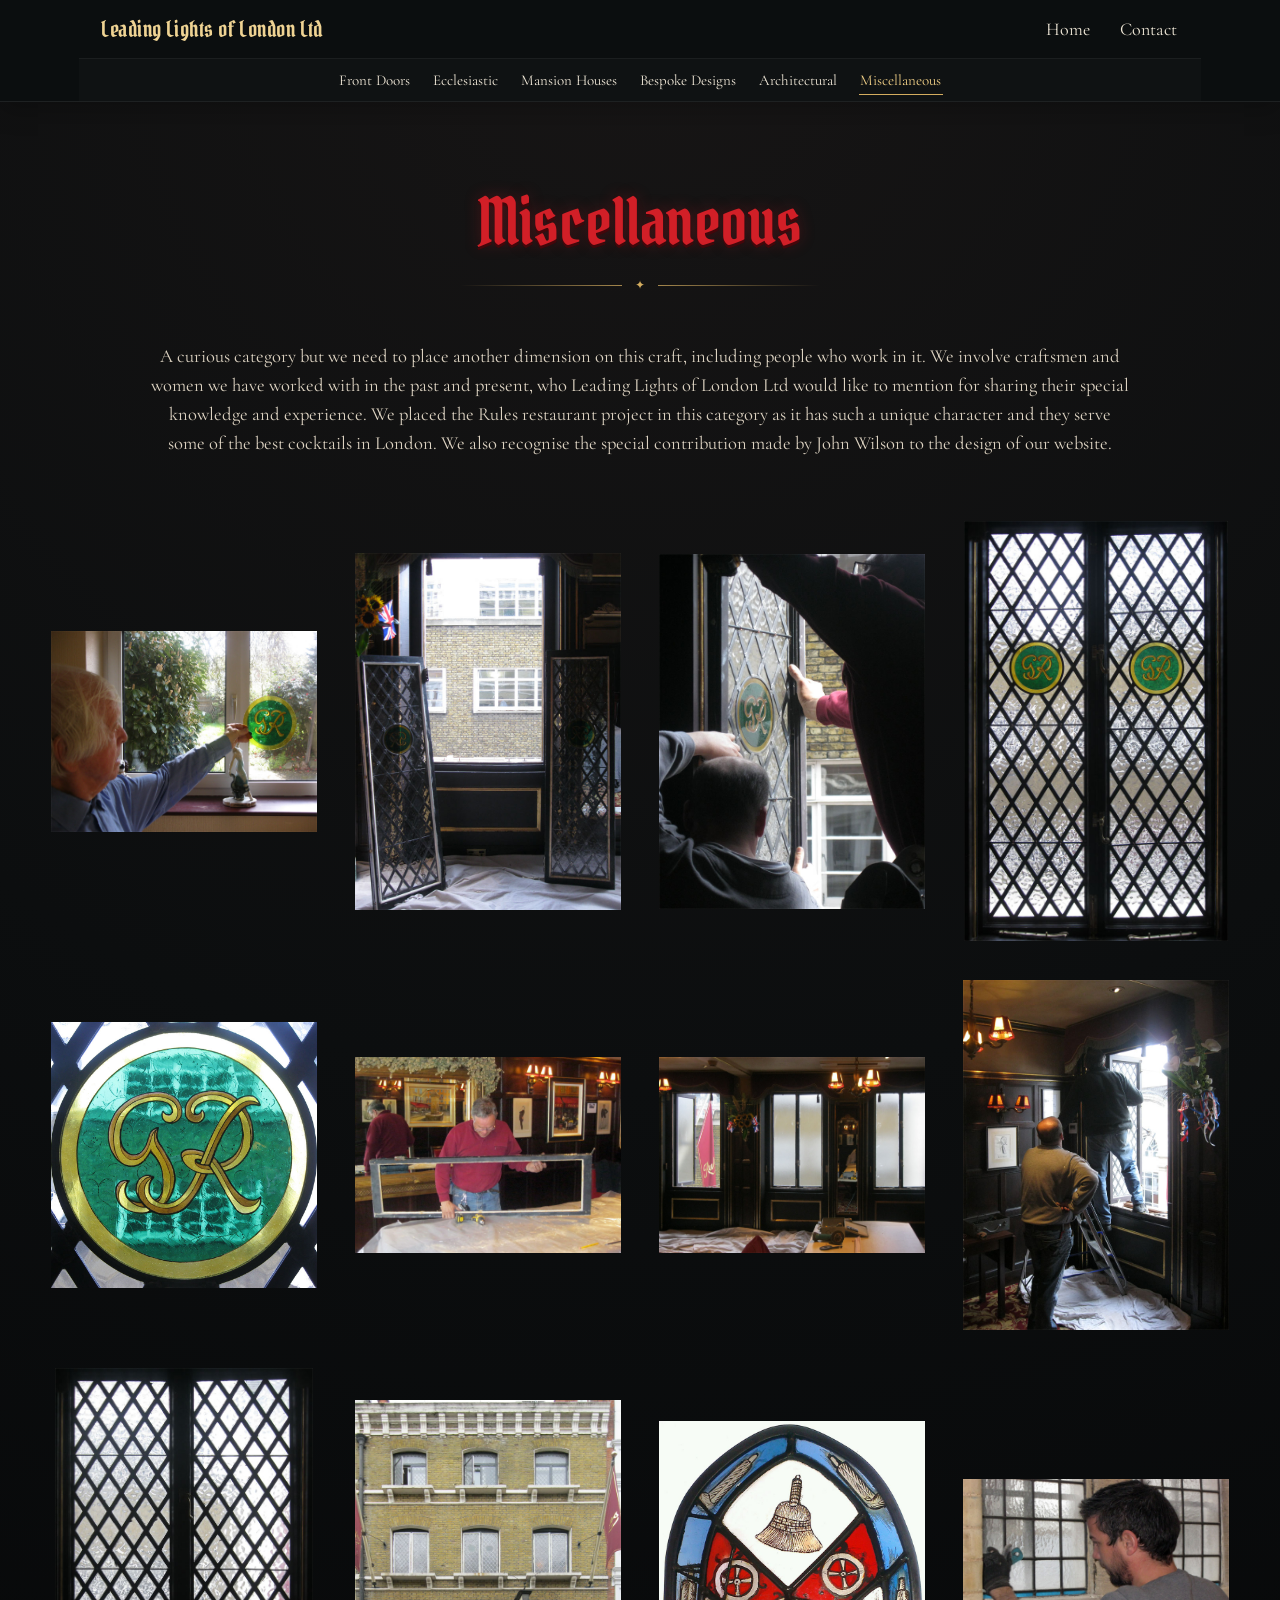
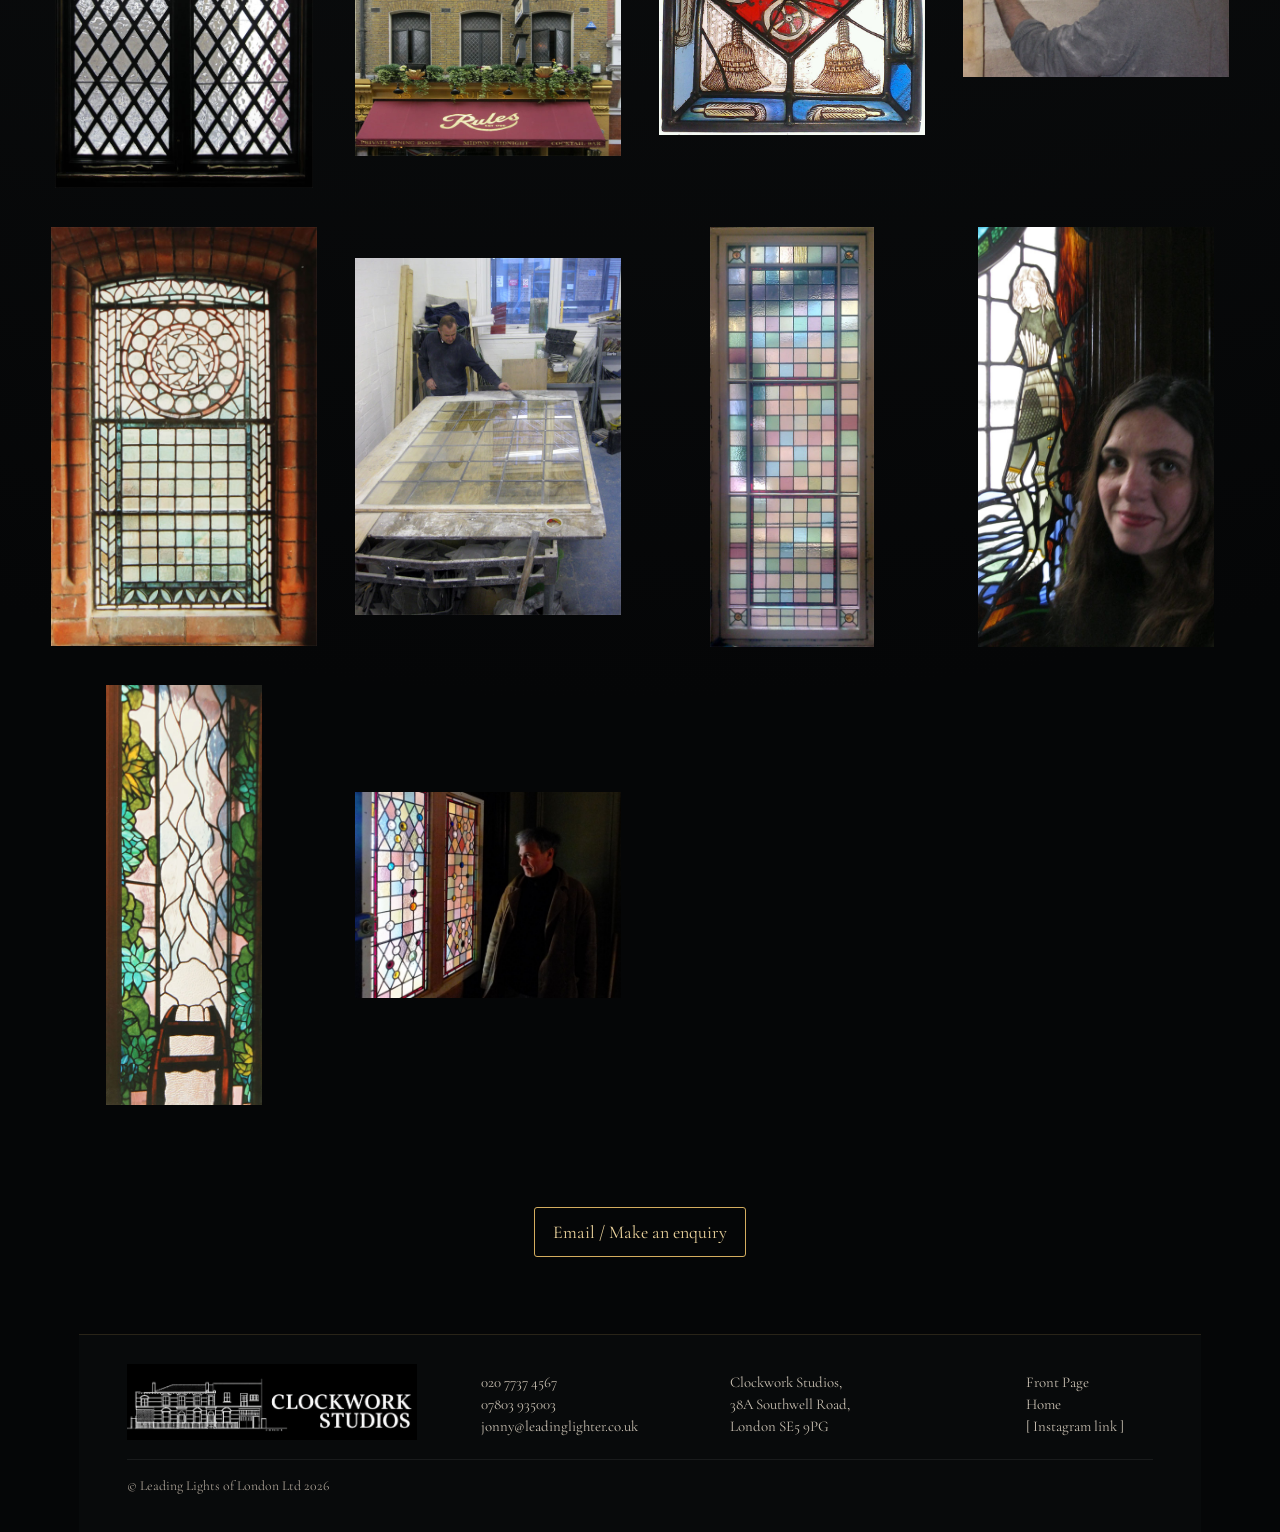
<file: gallery/miscellaneous.html>
<!doctype html>
<html lang="en-GB">

<head>
  <meta charset="utf-8">
  <meta name="viewport" content="width=device-width, initial-scale=1">

  <title>Miscellaneous | Leading Lights of London Ltd</title>

  <meta name="description" content="Miscellaneous stained glass projects, craftspeople and collaborations from Leading Lights of London Ltd.">

  <link rel="stylesheet" href="../css/styles.css">

  <style>
    @import url('https://fonts.googleapis.com/css2?family=Cormorant+Garamond:wght@400;500;600&family=Pirata+One&display=swap');

    body.miscellaneous-page {
      margin: 0;
      min-height: 100vh;
      background: radial-gradient(
        circle at 50% 0%,
        #171515 0,
        #0c0e0f 34%,
        #050607 72%
      );
      color: #f1eadc;
    }

    body.miscellaneous-page.lightbox-open {
      overflow: hidden;
    }

    body.miscellaneous-page .brand-mini {
      font-family: 'Pirata One', Georgia, serif !important;
      font-size: clamp(1.1rem, 2vw, 1.4rem);
      color: #efd393;
    }

    /* PAGE TITLE */

    .miscellaneous-hero {
      box-sizing: border-box;
      width: min(92%, 1380px);
      margin: 0 auto;
      padding: clamp(4rem, 7vw, 6rem) 1rem
        clamp(2.4rem, 5vw, 4rem);
      text-align: center;
    }

    .miscellaneous-title {
      margin: 0;
      font-family: 'Pirata One', Georgia, serif;
      font-size: clamp(2.8rem, 5vw, 5rem);
      font-weight: 400;
      line-height: .95;
      color: #d11f27;
      text-shadow:
        0 3px 0 #43070b,
        0 0 16px rgba(189, 25, 34, .32);
    }

    /* GOLD DIVIDER */

    .miscellaneous-rule {
      display: flex;
      align-items: center;
      justify-content: center;
      gap: .8rem;
      width: min(360px, 70%);
      margin: 1.5rem auto 0;
      color: #d4ad5f;
    }

    .miscellaneous-rule::before,
    .miscellaneous-rule::after {
      content: '';
      display: block;
      flex: 1;
      height: 1px;
      background: linear-gradient(
        to right,
        transparent,
        rgba(212, 173, 95, .75)
      );
    }

    .miscellaneous-rule::after {
      background: linear-gradient(
        to left,
        transparent,
        rgba(212, 173, 95, .75)
      );
    }

    .miscellaneous-rule span {
      font-size: .75rem;
    }

    /* INTRODUCTORY TEXT */

    .miscellaneous-intro {
      width: min(88%, 980px);
      margin: clamp(2rem, 4vw, 3rem) auto 0;
      font-family: 'Cormorant Garamond', Georgia, serif;
      color: #ddd3c2;
      text-align: center;
    }

    .miscellaneous-intro p {
      margin: 0 auto;
      font-size: clamp(1.05rem, 1.45vw, 1.3rem);
      line-height: 1.55;
    }

    /* PHOTOGRAPH GALLERY */

    .miscellaneous-gallery {
      width: min(92%, 1380px);
      margin: 0 auto;
      padding: 0 0 clamp(4rem, 8vw, 7rem);
    }

    .miscellaneous-grid {
      display: grid;
      grid-template-columns: repeat(4, minmax(0, 1fr));
      align-items: center;
      gap: clamp(1.4rem, 3vw, 2.8rem);
    }

    /* BORDERLESS PHOTOGRAPHS */

    .miscellaneous-grid .gallery-card {
      appearance: none;
      -webkit-appearance: none;
      position: relative;
      display: flex;
      align-items: center;
      justify-content: center;
      width: 100%;
      height: auto;
      min-width: 0;
      margin: 0;
      padding: 0;
      overflow: visible;
      border: none !important;
      border-radius: 0;
      background: transparent !important;
      box-shadow: none !important;
      cursor: zoom-in;
      color: #ddd3c2;
    }

    .miscellaneous-grid .gallery-card::before,
    .miscellaneous-grid .gallery-card::after {
      display: none;
      content: none;
    }

    .miscellaneous-grid .gallery-card img {
      display: block;
      width: auto;
      height: auto;
      max-width: 100%;
      max-height: 420px;
      margin: 0 auto;
      padding: 0;
      object-fit: contain;
      object-position: center;
      border: none !important;
      border-radius: 0;
      background: transparent !important;
      box-shadow: none !important;
      transition: transform 220ms ease,
        filter 220ms ease;
    }

    .miscellaneous-grid .gallery-card:hover {
      transform: none;
      border: none;
      box-shadow: none;
    }

    .miscellaneous-grid .gallery-card:hover img {
      transform: scale(1.025);
      filter: brightness(1.06);
    }

    .miscellaneous-grid .gallery-card:focus-visible {
      outline: 2px solid #f1eadc;
      outline-offset: 6px;
    }

    /* ENQUIRY BUTTON */

    .miscellaneous-enquiry {
      display: flex;
      justify-content: center;
      padding: 0 1rem clamp(3rem, 6vw, 5rem);
    }

    .miscellaneous-enquiry .button {
      margin: 0;
    }

    /* FOOTER */

    body.miscellaneous-page .site-footer {
      background: #080a0b;
    }

    body.miscellaneous-page .site-footer .footer-grid {
      display: grid;
      grid-template-columns:
        minmax(280px, 1.25fr)
        minmax(170px, .8fr)
        minmax(220px, 1fr)
        minmax(120px, .55fr);
      gap: clamp(2rem, 5vw, 5rem);
      align-items: center;
    }

    .footer-studio-link {
      display: block;
      width: 100%;
      max-width: 330px;
      text-decoration: none;
    }

    .footer-studio-image {
      display: block;
      width: 100%;
      height: auto;
    }

    /* FULL-SCREEN IMAGE VIEWER */

    .gallery-lightbox[hidden] {
      display: none !important;
    }

    .gallery-lightbox {
      position: fixed;
      inset: 0;
      z-index: 9999;
      display: grid;
      grid-template-columns:
        minmax(56px, 8vw)
        minmax(0, 1fr)
        minmax(56px, 8vw);
      align-items: center;
      background: rgba(0, 0, 0, .97);
      backdrop-filter: blur(5px);
      -webkit-backdrop-filter: blur(5px);
    }

    .lightbox-stage {
      box-sizing: border-box;
      position: relative;
      display: flex;
      align-items: center;
      justify-content: center;
      width: 100%;
      min-width: 0;
      height: 100vh;
      height: 100dvh;
      padding: 4rem .5rem;
      overflow: hidden;
      touch-action: pan-y;
    }

    .lightbox-image {
      display: block;
      width: auto;
      height: auto;
      max-width: 100%;
      max-height: calc(100vh - 8rem);
      max-height: calc(100dvh - 8rem);
      object-fit: contain;
      border: none;
      background: transparent;
      box-shadow: none;
    }

    /* CLOSE BUTTON */

    .lightbox-close {
      position: absolute;
      top: clamp(1rem, 2vw, 1.6rem);
      right: clamp(1rem, 2vw, 1.6rem);
      z-index: 50;
      width: 48px;
      height: 48px;
      display: flex;
      align-items: center;
      justify-content: center;
      padding: 0;
      border: none;
      border-radius: 50%;
      background: rgba(8, 9, 9, .88);
      color: #f2e9d9;
      font-family: Arial, sans-serif;
      font-size: 2rem;
      line-height: 1;
      cursor: pointer;
    }

    .lightbox-close:hover {
      background: #252525;
    }

    /* LEFT AND RIGHT ARROWS */

    .lightbox-nav {
      position: relative;
      z-index: 2;
      display: flex;
      align-items: center;
      justify-content: center;
      width: 100%;
      height: 100%;
      padding: 0;
      border: none;
      background: transparent;
      color: #efd393;
      font-family: Georgia, serif;
      font-size: clamp(2.7rem, 6vw, 5.5rem);
      cursor: pointer;
      opacity: .8;
      transition: opacity 160ms ease,
        transform 160ms ease;
    }

    .lightbox-nav:hover,
    .lightbox-nav:focus-visible {
      opacity: 1;
    }

    .lightbox-prev:hover {
      transform: translateX(-3px);
    }

    .lightbox-next:hover {
      transform: translateX(3px);
    }

    .lightbox-nav:focus-visible,
    .lightbox-close:focus-visible {
      outline: 2px solid #f1eadc;
      outline-offset: -4px;
    }

    /* IMAGE COUNTER */

    .lightbox-counter {
      position: absolute;
      left: 50%;
      bottom: 1.5rem;
      transform: translateX(-50%);
      padding: .32rem .72rem;
      border: none;
      background: transparent;
      color: #d5c9b5;
      font-size: .9rem;
      letter-spacing: .08em;
      white-space: nowrap;
    }

    /* TABLET */

    @media (max-width: 1050px) {
      .miscellaneous-grid {
        grid-template-columns: repeat(3, minmax(0, 1fr));
      }

      body.miscellaneous-page .site-footer .footer-grid {
        grid-template-columns: repeat(2, minmax(0, 1fr));
        gap: 2rem;
      }
    }

    /* MOBILE */

    @media (max-width: 760px) {
      .miscellaneous-grid {
        grid-template-columns: repeat(2, minmax(0, 1fr));
        gap: 1.5rem;
      }

      .miscellaneous-grid .gallery-card img {
        max-height: 360px;
      }

      .gallery-lightbox {
        grid-template-columns:
          40px minmax(0, 1fr) 40px;
      }

      .lightbox-stage {
        padding: 4rem 0;
      }

      body.miscellaneous-page .site-footer .footer-grid {
        grid-template-columns: 1fr;
        gap: 1.8rem;
      }
    }

    @media (max-width: 480px) {
      .miscellaneous-grid {
        grid-template-columns: 1fr;
        gap: 2rem;
      }

      .miscellaneous-grid .gallery-card img {
        max-width: 100%;
        max-height: 520px;
      }

      .miscellaneous-hero {
        padding-top: 2.5rem;
      }

      .gallery-lightbox {
        grid-template-columns:
          34px minmax(0, 1fr) 34px;
      }

      .lightbox-nav {
        font-size: 2.7rem;
      }
    }

    @media (prefers-reduced-motion: reduce) {
      .gallery-card,
      .gallery-card img,
      .lightbox-nav {
        transition: none;
      }

      .miscellaneous-grid .gallery-card:hover img {
        transform: none;
      }
    }
  </style>
</head>

<body class="miscellaneous-page">

  <a class="skip-link" href="#main-content">
    Skip to content
  </a>

  <header class="site-header">

    <nav class="primary-nav" aria-label="Primary navigation">

      <a class="brand-mini" href="../home.html">
        Leading Lights of London Ltd
      </a>

      <button
        class="nav-toggle"
        type="button"
        aria-expanded="false"
        aria-controls="primary-links"
      >
        Menu
      </button>

      <ul class="primary-links" id="primary-links">
        <li><a href="../home.html">Home</a></li>
        <li><a href="../about.html">About</a></li>
        <li><a href="../contact.html">Contact</a></li>
      </ul>

    </nav>

    <nav class="gallery-nav" aria-label="Gallery categories">

      <ul class="gallery-links">

        <li>
          <a href="front-doors.html">
            Front Doors
          </a>
        </li>

        <li>
          <a href="ecclesiastic.html">
            Ecclesiastic
          </a>
        </li>

        <li>
          <a href="mansion-houses.html">
            Mansion Houses
          </a>
        </li>

        <li>
          <a href="palaces.html">
            Palaces
          </a>
        </li>

        <li>
          <a href="bespoke-designs.html">
            Bespoke Designs
          </a>
        </li>

        <li>
          <a href="architectural.html">
            Architectural
          </a>
        </li>

        <li>
          <a href="miscellaneous.html" aria-current="page">
            Miscellaneous
          </a>
        </li>

      </ul>

    </nav>

  </header>

  <main id="main-content">

    <section class="miscellaneous-hero">

      <h1 class="miscellaneous-title">
        Miscellaneous
      </h1>

      <div class="miscellaneous-rule" aria-hidden="true">
        <span>✦</span>
      </div>

      <div class="miscellaneous-intro">

        <p>
          A curious category but we need to place another
          dimension on this craft, including people who
          work in it. We involve craftsmen and women we
          have worked with in the past and present, who
          Leading Lights of London Ltd would like to
          mention for sharing their special knowledge
          and experience. We placed the Rules restaurant
          project in this category as it has such a unique
          character and they serve some of the best cocktails
          in London. We also recognise the special
          contribution made by John Wilson to the design
          of our website.
        </p>

      </div>

    </section>

    <!-- MISCELLANEOUS PHOTOGRAPHS -->

    <section
      class="miscellaneous-gallery"
      aria-label="Miscellaneous stained glass gallery"
    >

      <div class="miscellaneous-grid">

        <button class="gallery-card" type="button" aria-label="Enlarge photograph 1">
          <img src="../assets/images/miscellaneous/1_full.jpg"
            alt="Miscellaneous gallery photograph 1"
            decoding="async">
        </button>

        <button class="gallery-card" type="button" aria-label="Enlarge photograph 2">
          <img src="../assets/images/miscellaneous/2_full.jpg"
            alt="Miscellaneous gallery photograph 2"
            decoding="async">
        </button>

        <button class="gallery-card" type="button" aria-label="Enlarge photograph 3">
          <img src="../assets/images/miscellaneous/3_full.jpg"
            alt="Miscellaneous gallery photograph 3"
            decoding="async">
        </button>

        <button class="gallery-card" type="button" aria-label="Enlarge photograph 4">
          <img src="../assets/images/miscellaneous/4_full.jpg"
            alt="Miscellaneous gallery photograph 4"
            decoding="async">
        </button>

        <button class="gallery-card" type="button" aria-label="Enlarge photograph 5">
          <img src="../assets/images/miscellaneous/5_full.jpg"
            alt="Miscellaneous gallery photograph 5"
            loading="lazy" decoding="async">
        </button>

        <button class="gallery-card" type="button" aria-label="Enlarge photograph 6">
          <img src="../assets/images/miscellaneous/6_full.jpg"
            alt="Miscellaneous gallery photograph 6"
            loading="lazy" decoding="async">
        </button>

        <button class="gallery-card" type="button" aria-label="Enlarge photograph 7">
          <img src="../assets/images/miscellaneous/7_full.jpg"
            alt="Miscellaneous gallery photograph 7"
            loading="lazy" decoding="async">
        </button>

        <button class="gallery-card" type="button" aria-label="Enlarge photograph 8">
          <img src="../assets/images/miscellaneous/8_full.jpg"
            alt="Miscellaneous gallery photograph 8"
            loading="lazy" decoding="async">
        </button>

        <button class="gallery-card" type="button" aria-label="Enlarge photograph 9">
          <img src="../assets/images/miscellaneous/9_full.jpg"
            alt="Miscellaneous gallery photograph 9"
            loading="lazy" decoding="async">
        </button>

        <button class="gallery-card" type="button" aria-label="Enlarge photograph 10">
          <img src="../assets/images/miscellaneous/10_full.jpg"
            alt="Miscellaneous gallery photograph 10"
            loading="lazy" decoding="async">
        </button>

        <button class="gallery-card" type="button" aria-label="Enlarge photograph 11">
          <img src="../assets/images/miscellaneous/11_full.jpg"
            alt="Miscellaneous gallery photograph 11"
            loading="lazy" decoding="async">
        </button>

        <button class="gallery-card" type="button" aria-label="Enlarge photograph 12">
          <img src="../assets/images/miscellaneous/12_full.jpg"
            alt="Miscellaneous gallery photograph 12"
            loading="lazy" decoding="async">
        </button>

        <button class="gallery-card" type="button" aria-label="Enlarge photograph 13">
          <img src="../assets/images/miscellaneous/13_full.jpg"
            alt="Miscellaneous gallery photograph 13"
            loading="lazy" decoding="async">
        </button>

        <button class="gallery-card" type="button" aria-label="Enlarge photograph 14">
          <img src="../assets/images/miscellaneous/14_full.jpg"
            alt="Miscellaneous gallery photograph 14"
            loading="lazy" decoding="async">
        </button>

        <button class="gallery-card" type="button" aria-label="Enlarge photograph 15">
          <img src="../assets/images/miscellaneous/15_full.jpg"
            alt="Miscellaneous gallery photograph 15"
            loading="lazy" decoding="async">
        </button>

        <button class="gallery-card" type="button" aria-label="Enlarge photograph 16">
          <img src="../assets/images/miscellaneous/16_full.jpg"
            alt="Miscellaneous gallery photograph 16"
            loading="lazy" decoding="async">
        </button>

        <button class="gallery-card" type="button" aria-label="Enlarge photograph 17">
          <img src="../assets/images/miscellaneous/17_full.jpg"
            alt="Miscellaneous gallery photograph 17"
            loading="lazy" decoding="async">
        </button>

        <button class="gallery-card" type="button" aria-label="Enlarge photograph 18">
          <img src="../assets/images/miscellaneous/18_full.jpg"
            alt="Miscellaneous gallery photograph 18"
            loading="lazy" decoding="async">
        </button>

      </div>

    </section>

    <div class="miscellaneous-enquiry">

      <a class="button" href="../contact.html">
        Email / Make an enquiry
      </a>

    </div>

  </main>

  <!-- ORIGINAL FOOTER -->

  <footer class="site-footer">

    <div class="footer-grid">

      <div>

        <a
          class="footer-studio-link"
          href="https://clockworkstudios.co.uk/"
          target="_blank"
          rel="noopener noreferrer"
          aria-label="Visit the Clockwork Studios website"
        >

          <img
            class="footer-studio-image"
            src="../assets/images/home/clockwork-studios-architectural-blueprint.png"
            alt="Clockwork Studios architectural drawing and logo"
          >

        </a>

      </div>

      <div>

        <ul>

          <li>
            <a href="tel:+442077374567">
              020 7737 4567
            </a>
          </li>

          <li>
            <a href="tel:+447803935003">
              07803 935003
            </a>
          </li>

          <li>
            <a href="mailto:jonny@leadinglighter.co.uk">
              jonny@leadinglighter.co.uk
            </a>
          </li>

        </ul>

      </div>

      <div>

        <p>
          Clockwork Studios,<br>
          38A Southwell Road,<br>
          London SE5 9PG
        </p>

      </div>

      <div>

        <ul>
          <li><a href="../index.html">Front Page</a></li>
          <li><a href="../home.html">Home</a></li>
          <li><a href="#">[ Instagram link ]</a></li>
        </ul>

      </div>

    </div>

    <div class="footer-bottom">
      © Leading Lights of London Ltd 2026
    </div>

  </footer>

  <!-- ENLARGED IMAGE VIEWER -->

  <div
    class="gallery-lightbox"
    id="gallery-lightbox"
    role="dialog"
    aria-modal="true"
    aria-label="Miscellaneous image viewer"
    hidden
  >

    <button
      class="lightbox-close"
      id="lightbox-close"
      type="button"
      aria-label="Close image viewer"
    >
      ×
    </button>

    <button
      class="lightbox-nav lightbox-prev"
      id="lightbox-prev"
      type="button"
      aria-label="Previous photograph"
    >
      ‹
    </button>

    <div
      class="lightbox-stage"
      id="lightbox-stage"
    >

      <img
        class="lightbox-image"
        id="lightbox-image"
        alt=""
      >

      <div
        class="lightbox-counter"
        id="lightbox-counter"
        aria-live="polite"
      >
        1 / 18
      </div>

    </div>

    <button
      class="lightbox-nav lightbox-next"
      id="lightbox-next"
      type="button"
      aria-label="Next photograph"
    >
      ›
    </button>

  </div>

  <script src="../js/main.js" defer></script>

  <script>

    document.addEventListener('DOMContentLoaded', () => {

      const cards = Array.from(
        document.querySelectorAll(
          '.miscellaneous-grid .gallery-card'
        )
      );

      const lightbox = document.getElementById(
        'gallery-lightbox'
      );

      const lightboxImage = document.getElementById(
        'lightbox-image'
      );

      const counter = document.getElementById(
        'lightbox-counter'
      );

      const closeButton = document.getElementById(
        'lightbox-close'
      );

      const previousButton = document.getElementById(
        'lightbox-prev'
      );

      const nextButton = document.getElementById(
        'lightbox-next'
      );

      const stage = document.getElementById(
        'lightbox-stage'
      );

      const images = cards.map(card => {

        const image = card.querySelector('img');

        return {
          src: image.src,
          alt: image.alt
        };

      });

      let currentIndex = 0;
      let touchStartX = 0;
      let touchStartY = 0;
      let previousFocus = null;

      /* DISPLAY PHOTOGRAPH */

      function showImage(index) {

        if (images.length === 0) return;

        currentIndex =
          (index + images.length) % images.length;

        const current = images[currentIndex];

        lightboxImage.src = current.src;
        lightboxImage.alt = current.alt;

        counter.textContent =
          `${currentIndex + 1} / ${images.length}`;

        const nextIndex =
          (currentIndex + 1) % images.length;

        const previousIndex =
          (currentIndex - 1 + images.length)
          % images.length;

        const nextImage = new Image();
        nextImage.src = images[nextIndex].src;

        const previousImage = new Image();
        previousImage.src = images[previousIndex].src;

      }

      /* OPEN IMAGE VIEWER */

      function openLightbox(index) {

        previousFocus = document.activeElement;

        showImage(index);

        lightbox.hidden = false;

        document.body.classList.add(
          'lightbox-open'
        );

        closeButton.focus();

      }

      /* CLOSE IMAGE VIEWER */

      function closeLightbox() {

        lightbox.hidden = true;

        document.body.classList.remove(
          'lightbox-open'
        );

        if (previousFocus) {
          previousFocus.focus();
        }

      }

      /* CLICKABLE PHOTOGRAPHS */

      cards.forEach((card, index) => {

        card.addEventListener('click', () => {
          openLightbox(index);
        });

      });

      closeButton.addEventListener('click', event => {

        event.preventDefault();
        event.stopPropagation();

        closeLightbox();

      });

      /* LEFT AND RIGHT NAVIGATION */

      previousButton.addEventListener('click', () => {

        showImage(currentIndex - 1);

      });

      nextButton.addEventListener('click', () => {

        showImage(currentIndex + 1);

      });

      lightbox.addEventListener('click', event => {

        if (
          event.target === lightbox ||
          event.target === stage
        ) {
          closeLightbox();
        }

      });

      /* KEYBOARD NAVIGATION */

      document.addEventListener('keydown', event => {

        if (lightbox.hidden) return;

        if (event.key === 'Escape') {

          event.preventDefault();
          closeLightbox();

        }

        if (event.key === 'ArrowLeft') {

          event.preventDefault();
          showImage(currentIndex - 1);

        }

        if (event.key === 'ArrowRight') {

          event.preventDefault();
          showImage(currentIndex + 1);

        }

        if (event.key === 'Tab') {

          const controls = [
            closeButton,
            previousButton,
            nextButton
          ];

          const first = controls[0];
          const last = controls[controls.length - 1];

          if (
            event.shiftKey &&
            document.activeElement === first
          ) {

            event.preventDefault();
            last.focus();

          } else if (
            !event.shiftKey &&
            document.activeElement === last
          ) {

            event.preventDefault();
            first.focus();

          } else if (
            !controls.includes(document.activeElement)
          ) {

            event.preventDefault();
            first.focus();

          }

        }

      });

      /* MOBILE SWIPE NAVIGATION */

      stage.addEventListener('touchstart', event => {

        touchStartX =
          event.changedTouches[0].screenX;

        touchStartY =
          event.changedTouches[0].screenY;

      }, { passive: true });

      stage.addEventListener('touchend', event => {

        const touchEndX =
          event.changedTouches[0].screenX;

        const touchEndY =
          event.changedTouches[0].screenY;

        const differenceX =
          touchEndX - touchStartX;

        const differenceY =
          touchEndY - touchStartY;

        if (
          Math.abs(differenceX) < 45 ||
          Math.abs(differenceX) <
          Math.abs(differenceY)
        ) {
          return;
        }

        if (differenceX < 0) {

          showImage(currentIndex + 1);

        } else {

          showImage(currentIndex - 1);

        }

      }, { passive: true });

    });

  </script>

</body>
</html>
</file>
<file: css/styles.css>
@import url('https://fonts.googleapis.com/css2?family=Cormorant+Garamond:wght@400;500;600&family=IM+Fell+English+SC&family=UnifrakturCook:wght@700&display=swap');

:root {
  --stone-dark: #111415;
  --stone-mid: #303334;
  --stone-light: #767069;
  --window-dark: #050606;
  --panel-dark: #0c0f10;
  --panel-mid: #131718;
  --lead: #171919;
  --text-main: #f1eadc;
  --text-muted: #c9c0b0;
  --accent-gold: #d4ad5f;
  --accent-red: #a9141c;
  --warm-light: rgba(214, 162, 77, 0.42);
  --line: rgba(221, 189, 126, 0.26);
  --page-width: 1122px;
  --font-display: 'IM Fell English SC', Georgia, serif;
  --font-medieval: 'UnifrakturCook', 'IM Fell English SC', Georgia, serif;
  --font-body: 'Cormorant Garamond', Georgia, serif;
  --shadow-deep: 0 18px 50px rgba(0, 0, 0, 0.42);
  --radius: 4px;
}

* { box-sizing: border-box; }

html {
  background: #050607;
  scroll-behavior: smooth;
}

body {
  margin: 0;
  min-width: 320px;
  color: var(--text-main);
  background: #050607;
  font-family: var(--font-body);
  font-size: 18px;
  line-height: 1.5;
  opacity: 0;
  transition: opacity 240ms ease;
}

body.is-ready { opacity: 1; }
body.is-leaving { opacity: 0; }

img { max-width: 100%; }
a { color: inherit; }
button, input, select, textarea { font: inherit; }
button, a { -webkit-tap-highlight-color: transparent; }

.skip-link {
  position: fixed;
  left: 1rem;
  top: -100px;
  z-index: 1000;
  padding: .65rem 1rem;
  background: var(--text-main);
  color: #111;
  border-radius: 3px;
}

.skip-link:focus { top: 1rem; }


/* SHARED NAVIGATION */

.site-header {
  position: relative;
  z-index: 50;
  background: #0b0e0f;
  border-bottom: 1px solid rgba(255,255,255,.08);
  box-shadow: 0 8px 24px rgba(0,0,0,.22);
}

.primary-nav,
.gallery-nav {
  width: min(100%, var(--page-width));
  margin: 0 auto;
  padding-inline: clamp(.8rem, 2vw, 1.4rem);
}

.primary-nav {
  display: flex;
  align-items: center;
  justify-content: space-between;
  gap: 1rem;
  min-height: 58px;
}

.brand-mini {
  font-family: var(--font-display);
  color: #eed6a0;
  text-decoration: none;
  letter-spacing: .02em;
  white-space: nowrap;
  font-size: clamp(1.02rem, 2.2vw, 1.25rem);
}

.nav-toggle {
  display: none;
  border: 1px solid rgba(212,173,95,.45);
  background: transparent;
  color: var(--text-main);
  padding: .45rem .7rem;
  border-radius: 3px;
  cursor: pointer;
}

.primary-links,
.gallery-links {
  list-style: none;
  padding: 0;
  margin: 0;
  display: flex;
  align-items: center;
}

.primary-links {
  gap: clamp(.9rem, 2.5vw, 1.7rem);
}

.gallery-links {
  justify-content: center;
  gap: clamp(.55rem, 1.65vw, 1.25rem);
  min-height: 42px;
  font-size: .94rem;
  flex-wrap: wrap;
}

.gallery-nav {
  border-top: 1px solid rgba(255,255,255,.05);
  background: #0f1213;
}

.primary-links a,
.gallery-links a {
  position: relative;
  display: inline-block;
  padding: .45rem .1rem;
  color: #efe7d7;
  text-decoration: none;
}

.primary-links a::after,
.gallery-links a::after {
  content: '';
  position: absolute;
  left: 0;
  right: 100%;
  bottom: .2rem;
  height: 1px;
  background: var(--accent-gold);
  transition: right 180ms ease;
}

.primary-links a:hover::after,
.primary-links a:focus-visible::after,
.gallery-links a:hover::after,
.gallery-links a:focus-visible::after,
.primary-links a[aria-current='page']::after,
.gallery-links a[aria-current='page']::after {
  right: 0;
}

.primary-links a[aria-current='page'],
.gallery-links a[aria-current='page'] {
  color: #f0cf86;
}

main {
  display: block;
}


/* SHARED GOTHIC STAGE FOR OTHER PAGES */

.gothic-stage {
  position: relative;
  width: min(100%, var(--page-width));
  margin: 0 auto;
  background: var(--window-dark);
  overflow: hidden;
}

.gothic-shell-image {
  display: block;
  width: 100%;
  height: auto;
  aspect-ratio: 1122 / 1402;
  object-fit: contain;
  pointer-events: none;
  user-select: none;
}

.window-overlay {
  position: absolute;
  left: 28.25%;
  right: 28.25%;
  top: 13.2%;
  bottom: 13.4%;
  color: var(--text-main);
  z-index: 2;
}

.window-overlay a:focus-visible,
.content-band a:focus-visible,
button:focus-visible,
input:focus-visible,
select:focus-visible,
textarea:focus-visible {
  outline: 2px solid #f3cb72;
  outline-offset: 3px;
}


/* =========================================================
   LANDING PAGE
   ========================================================= */

body.landing-page {
  position: relative;
  isolation: isolate;
  min-height: 100svh;
  overflow: hidden;
  background: #080909;
}


/*
  Wide monitors get a darkened continuation of the same stone
  rather than obvious black bars.
*/
body.landing-page::before {
  content: '';
  position: fixed;
  inset: -24px;
  z-index: -2;

  background-image:
    url('../assets/images/landing/landing-shell-final.png');

  background-size: cover;
  background-position: center;

  filter:
    blur(14px)
    brightness(.42)
    saturate(.72);

  transform: scale(1.07);
}

body.landing-page::after {
  content: '';
  position: fixed;
  inset: 0;
  z-index: -1;
  background: rgba(0,0,0,.20);
}

body.landing-page main {
  width: 100%;
  height: 100svh;
  overflow: hidden;
}


/*
  The new shell is 1055 × 1491.

  It is sized from browser HEIGHT rather than being stretched
  across the width. This keeps the stone and pointed arch natural.
*/
body.landing-page .gothic-stage {
  position: relative;
  left: 50%;

  width: calc(100svh * 1055 / 1491);
  height: 100svh;

  max-width: none;
  margin: 0;

  background: transparent;

  overflow: hidden;

  transform: translateX(-50%);
}

body.landing-page .gothic-shell-image {
  position: absolute;
  inset: 0;

  width: 100%;
  height: 100%;

  max-width: none;

  aspect-ratio: 1055 / 1491;

  object-fit: contain;
  object-position: center;
}


/*
  Position the website content inside the actual empty opening
  of landing-shell-final.png.
*/
body.landing-page .window-overlay {
  left: 21%;
  right: 21%;
  top: 14.2%;
  bottom: 17.2%;
}


/*
  Layout:

              TOP GLASS

       SIDE | BLACK PANEL | SIDE
       SIDE | BLACK PANEL | SIDE
*/
.landing-overlay {
  display: grid;

  grid-template-columns:
    18%
    64%
    18%;

  grid-template-rows:
    23%
    77%;

  gap: 0;

  padding: 0;

  overflow: hidden;
}


/* TOP STAINED GLASS */

.landing-glass {
  position: relative;
  overflow: hidden;
  background: #030404;
}

.landing-glass--top {
  grid-column: 1 / -1;
  grid-row: 1;

  width: calc(100% + 4px);
  height: calc(100% + 3px);

  margin-left: -2px;
  margin-top: -2px;

  align-self: end;

  clip-path: polygon(
    50% 0%,
    100% 76%,
    100% 100%,
    0% 100%,
    0% 76%
  );
}

.landing-glass--top img {
  display: block;

  width: 100%;
  height: 100%;

  max-width: none;

  object-fit: cover;

  object-position: center 42%;

  transform: scale(1.02);
}


/* SIDE STAINED GLASS */

.landing-side-stack {
  grid-row: 2;

  display: grid;

  grid-template-rows:
    1fr
    1fr;

  min-width: 0;
  min-height: 0;

  overflow: hidden;

  background: #030404;
}

.landing-side-stack--left {
  grid-column: 1;
}

.landing-side-stack--right {
  grid-column: 3;
}

.landing-side-piece {
  position: relative;

  min-width: 0;
  min-height: 0;

  overflow: hidden;

  background: #030404;
}

.landing-side-piece + .landing-side-piece {
  margin-top: -2px;
}

.landing-side-piece img {
  display: block;

  width: calc(100% + 4px);
  height: calc(100% + 4px);

  max-width: none;

  margin: -2px;

  object-fit: cover;
  object-position: center;

  /*
    Uniform scaling only:
    this hides tiny gaps but does not distort the artwork.
  */
  transform: scale(1.015);
}


/* CENTRAL BLACK PANEL */

.landing-panel {
  grid-column: 2;
  grid-row: 2;

  position: relative;

  min-width: 0;
  min-height: 0;

  overflow: hidden;

  display: flex;
  flex-direction: column;

  align-items: center;

  justify-content: center;

  padding:
    clamp(.35rem, .9vh, .8rem)
    clamp(.45rem, 1.2vh, .95rem);

  text-align: center;

  background:
    radial-gradient(
      ellipse at 50% 10%,
      rgba(77,58,27,.10),
      transparent 38%
    ),
    rgba(2,3,3,.985);

  border-left:
    1px solid rgba(63,48,24,.45);

  border-right:
    1px solid rgba(63,48,24,.45);

  box-shadow:
    inset 10px 0 22px rgba(0,0,0,.42),
    inset -10px 0 22px rgba(0,0,0,.42);

  color: var(--text-main);
}


/* BRAND */

.landing-brand {
  width: 100%;
  flex: 0 0 auto;
}

.brand-title {
  margin: 0;

  font-family: var(--font-display);

  color: #efd393;

  font-weight: 400;

  letter-spacing: .015em;

  line-height: .95;

  text-shadow:
    0 1px 0 #1f1406;
}


/*
  Strong medieval title similar to the original reference.
*/
.landing-panel .brand-title {
  font-family: var(--font-medieval);

  font-size:
    clamp(
      1.8rem,
      4.2vh,
      3.5rem
    );

  letter-spacing: .01em;

  line-height: .83;

  color: #f0d397;

  text-shadow:
    0 2px 0 #2d1c08,
    0 0 12px rgba(216,169,85,.10);
}

.brand-subtitle {
  margin: .18rem 0 0;

  font-family: var(--font-display);

  color: #e9cf96;

  font-size:
    clamp(
      .72rem,
      1.6vh,
      1.25rem
    );

  line-height: 1;
}


/* GOLD RULES */

.gold-rule {
  width: 72%;

  height: 1px;

  margin:
    clamp(.16rem, .45vh, .38rem)
    auto;

  background:
    linear-gradient(
      90deg,
      transparent,
      rgba(212,173,95,.95),
      transparent
    );
}

.landing-section-rule {
  margin-top:
    clamp(.22rem, .55vh, .48rem);
}

.landing-enter-rule {
  margin-top:
    clamp(.18rem, .45vh, .38rem);
}


/* SERVICE + CONTACT */

.service-line {
  margin:
    .05rem
    0
    clamp(.16rem, .45vh, .36rem);

  font-size:
    clamp(
      .69rem,
      1.45vh,
      1.05rem
    );

  line-height: 1.08;

  color: #f0e7d7;
}

.contact-compact {
  display: grid;

  justify-items: center;

  gap:
    clamp(
      .03rem,
      .12vh,
      .1rem
    );

  margin-top:
    clamp(
      .08rem,
      .2vh,
      .18rem
    );

  font-size:
    clamp(
      .6rem,
      1.18vh,
      .86rem
    );

  line-height: 1.08;

  color: #eee4d4;
}

.contact-compact a {
  text-decoration: none;
}

.contact-compact a:hover {
  color: #f3d99c;
}


/* BUSINESS COPY */

.landing-business-copy {
  width: 100%;

  flex: 0 0 auto;
}

.landing-business-title {
  max-width: 98%;

  margin:
    0
    auto
    clamp(.16rem, .35vh, .3rem);

  font-family: var(--font-body);

  font-size:
    clamp(
      .7rem,
      1.35vh,
      .98rem
    );

  font-weight: 500;

  line-height: 1.04;

  color: #f0e8db;
}

.landing-copy {
  width: 100%;

  margin:
    clamp(
      .11rem,
      .26vh,
      .23rem
    )
    auto;

  font-family: var(--font-body);

  font-size:
    clamp(
      .56rem,
      1.08vh,
      .78rem
    );

  font-weight: 400;

  line-height: 1.12;

  color: #ddd4c5;
}


/* ENTER */

.enter-link {
  display: inline-block;

  flex: 0 0 auto;

  margin-top:
    clamp(
      .05rem,
      .15vh,
      .12rem
    );

  padding:
    .02em
    .16em
    .04em;

  font-family: var(--font-medieval);

  font-size:
    clamp(
      2rem,
      5.3vh,
      4.4rem
    );

  line-height: .82;

  text-decoration: none;

  color: #d11f27;

  text-shadow:
    0 2px 0 #43070b,
    0 0 12px rgba(189,25,34,.28);

  transition:
    transform 160ms ease,
    color 160ms ease,
    text-shadow 160ms ease;
}

.enter-link:hover {
  color: #ed343b;

  transform:
    translateY(-1px);

  text-shadow:
    0 2px 0 #43070b,
    0 0 18px rgba(189,25,34,.42);
}


/* =========================================================
   HOME
   ========================================================= */

.home-overlay {
  display: flex;
  flex-direction: column;
  padding: 9% 1.5% 4.5%;
}

.home-brand {
  text-align: center;
  flex: 0 0 auto;
}

.home-brand .brand-title {
  font-size: clamp(1.2rem, 3vw, 2.45rem);
}

.home-brand .brand-subtitle {
  font-size: clamp(.7rem, 1.35vw, 1.1rem);
}

.home-services {
  margin-top: .35rem;
  font-size: clamp(.62rem, 1.12vw, .9rem);
  line-height: 1.18;
}

.home-contact-grid {
  display: flex;
  justify-content: center;
  flex-wrap: wrap;
  gap: .1rem .6rem;
  margin-top: .35rem;
  font-size: clamp(.5rem, .93vw, .76rem);
  color: #eee5d4;
}

.home-contact-grid a {
  text-decoration: none;
}

.home-gallery-grid {
  flex: 1 1 auto;
  min-height: 0;

  display: grid;

  grid-template-columns:
    repeat(3, minmax(0, 1fr));

  grid-template-rows:
    repeat(2, minmax(0, 1fr));

  gap:
    clamp(
      4px,
      .65vw,
      8px
    );

  margin-top: 4%;
}


/* HOME GALLERY PANES */

.gallery-pane {
  min-width: 0;
  min-height: 0;

  display: flex;
  flex-direction: column;

  overflow: hidden;

  border: 3px solid #171919;

  background: #101313;

  text-decoration: none;

  box-shadow:
    inset 0 0 0 1px rgba(220,183,102,.18),
    0 4px 12px rgba(0,0,0,.28);

  transition:
    transform 170ms ease,
    box-shadow 170ms ease,
    filter 170ms ease;
}

.gallery-pane:hover,
.gallery-pane:focus-visible {
  transform:
    translateY(-2px);

  filter:
    brightness(1.08);

  box-shadow:
    inset 0 0 0 1px rgba(231,195,116,.34),
    0 7px 16px rgba(0,0,0,.38);
}

.image-placeholder {
  flex: 1 1 auto;

  min-height: 0;

  display: flex;

  align-items: center;
  justify-content: center;

  padding: .4rem;

  text-align: center;

  color:
    rgba(237,229,211,.58);

  background:
    linear-gradient(
      45deg,
      transparent 49%,
      rgba(212,173,95,.11) 50%,
      transparent 51%
    ),
    linear-gradient(
      -45deg,
      transparent 49%,
      rgba(212,173,95,.09) 50%,
      transparent 51%
    ),
    #121616;

  background-size:
    28px 28px;

  font-size:
    clamp(
      .46rem,
      .75vw,
      .68rem
    );

  letter-spacing: .06em;

  text-transform: uppercase;
}

.gallery-pane-label {
  flex: 0 0 auto;

  display: flex;

  align-items: center;

  justify-content:
    space-between;

  gap: .25rem;

  padding:
    clamp(.25rem, .55vw, .42rem)
    .45rem;

  border-top:
    2px solid #171919;

  background:
    rgba(7,8,8,.96);

  font-size:
    clamp(
      .5rem,
      .85vw,
      .74rem
    );

  line-height: 1.1;
}

.gallery-pane-label span:last-child {
  color: var(--accent-gold);
}


/* SHARED PAGE HERO */

.page-overlay {
  display: flex;
  align-items: center;
  justify-content: center;
  padding: 16% 4% 10%;
}

.page-window-card {
  width: 100%;
  background: rgba(5,6,6,.9);
  border: 1px solid rgba(212,173,95,.28);
  box-shadow: var(--shadow-deep);
  text-align: center;
  padding: clamp(.8rem, 2vw, 1.35rem);
}

.page-window-card h1 {
  margin: 0;
  font-family: var(--font-display);
  color: #efd497;
  font-size: clamp(1.35rem, 3vw, 2.4rem);
  font-weight: 400;
  line-height: 1;
}

.page-window-card p {
  margin: .7rem auto 0;
  color: var(--text-muted);
  max-width: 30rem;
  font-size: clamp(.72rem, 1.2vw, .95rem);
  line-height: 1.3;
}


/* SHARED CONTENT */

.content-band {
  width: min(100%, var(--page-width));
  margin: 0 auto;

  padding:
    clamp(2rem, 5vw, 4rem)
    clamp(1rem, 5vw, 4rem);

  background: #0d1011;

  border-top:
    1px solid rgba(255,255,255,.07);
}

.content-band + .content-band {
  border-top:
    1px solid rgba(212,173,95,.12);
}

.section-heading {
  margin: 0 0 .7rem;
  font-family: var(--font-display);
  color: #eed196;
  font-weight: 400;
  font-size: clamp(1.65rem, 3.5vw, 2.65rem);
  line-height: 1;
}

.section-lede {
  margin: 0;
  max-width: 56rem;
  color: #d8d0c2;
  font-size: clamp(1rem, 2vw, 1.18rem);
}

.placeholder-copy {
  border-left:
    2px solid rgba(212,173,95,.45);

  padding: .75rem 1rem;

  background:
    rgba(255,255,255,.02);

  color: #c8c0b2;
}


/* CARDS */

.cards-grid {
  display: grid;
  grid-template-columns:
    repeat(3, minmax(0, 1fr));
  gap: 1rem;
  margin-top: 1.5rem;
}

.info-card {
  padding: 1.1rem;
  background: #121617;
  border:
    1px solid rgba(212,173,95,.16);
}

.info-card h3 {
  margin: 0 0 .45rem;
  color: #ead09b;
  font-family: var(--font-display);
  font-weight: 400;
}

.info-card p {
  margin: 0;
  color: #cec6b8;
}


/* BUTTONS */

.cta-row {
  margin-top: 1.4rem;
}

.button {
  display: inline-block;
  padding: .65rem 1.1rem;
  border: 1px solid var(--accent-gold);
  background: transparent;
  color: #edd49d;
  text-decoration: none;
  border-radius: 3px;
  transition:
    background 160ms ease,
    color 160ms ease;
}

.button:hover {
  background:
    rgba(212,173,95,.1);
  color: #fff0c8;
}

.button-disabled {
  opacity: .5;
  cursor: not-allowed;
}


/* BEFORE / AFTER */

.before-after-list {
  display: grid;
  gap: 1.2rem;
  margin-top: 1.5rem;
}

.before-after {
  display: grid;
  grid-template-columns:
    1fr 1fr;
  gap: .8rem;
  padding: .9rem;
  background: #111516;
  border:
    1px solid rgba(212,173,95,.14);
}

.before-after figure {
  margin: 0;
}

.before-after figcaption {
  color: #dbcba9;
  margin-bottom: .35rem;
  font-family: var(--font-display);
}

.before-after .image-placeholder {
  aspect-ratio: 4 / 3;
}


/* GALLERY PAGES */

.gallery-page-grid {
  display: grid;
  grid-template-columns:
    repeat(3, minmax(0, 1fr));
  gap: 1rem;
  margin-top: 1.5rem;
}

.gallery-item {
  margin: 0;
  background: #111516;
  border:
    1px solid rgba(212,173,95,.14);
}

.gallery-item .image-placeholder {
  aspect-ratio: 4 / 3;
}

.gallery-item figcaption {
  padding: .55rem .7rem;
  color: #c8c0b3;
  font-size: .95rem;
}


/* ABOUT / CONTACT */

.about-grid,
.contact-grid {
  display: grid;

  grid-template-columns:
    minmax(0,.85fr)
    minmax(0,1.15fr);

  gap:
    clamp(
      1.2rem,
      4vw,
      2.5rem
    );

  align-items: start;
}

.about-photo .image-placeholder {
  aspect-ratio: 4 / 5;
}

.contact-list {
  display: grid;
  gap: .5rem;
  margin: 1rem 0 0;
  padding: 0;
  list-style: none;
}

.contact-list a {
  color: #f0d69d;
  text-decoration: none;
}

.contact-list a:hover {
  text-decoration: underline;
}


/* CONTACT FORM */

.contact-form {
  display: grid;
  gap: .85rem;
}

.form-row {
  display: grid;
  gap: .35rem;
}

.form-row label {
  color: #e8d5ac;
}

.form-row input,
.form-row select,
.form-row textarea {
  width: 100%;

  border:
    1px solid rgba(212,173,95,.32);

  background: #090b0c;

  color: var(--text-main);

  padding: .7rem .75rem;

  border-radius: 2px;
}

.form-row textarea {
  min-height: 160px;
  resize: vertical;
}

.form-note {
  margin: .2rem 0 0;
  color: #bdb4a5;
  font-size: .95rem;
}


/* FOOTER */

.site-footer {
  width:
    min(
      100%,
      var(--page-width)
    );

  margin: 0 auto;

  padding:
    1.8rem
    clamp(1rem, 4vw, 3rem)
    2.2rem;

  background: #090b0c;

  border-top:
    1px solid rgba(212,173,95,.16);
}

.footer-grid {
  display: grid;

  grid-template-columns:
    1.2fr
    1fr
    1fr
    .8fr;

  gap: 1.2rem;
}

.footer-brand {
  font-family: var(--font-display);
  color: #e8cf96;
  font-size: 1.35rem;
  line-height: 1;
}

.site-footer p,
.site-footer ul {
  margin: .3rem 0 0;
  color: #c9c0b2;
  font-size: .93rem;
}

.site-footer ul {
  list-style: none;
  padding: 0;
}

.site-footer a {
  text-decoration: none;
}

.site-footer a:hover {
  color: #f0d69a;
}

.footer-bottom {
  margin-top: 1.2rem;
  padding-top: 1rem;

  border-top:
    1px solid rgba(255,255,255,.07);

  color: #a89f93;

  font-size: .86rem;
}

.mobile-home-gallery {
  display: none;
}


/* TABLET */

@media (max-width: 900px) {

  body {
    font-size: 17px;
  }

  .cards-grid {
    grid-template-columns:
      1fr 1fr;
  }

  .gallery-page-grid {
    grid-template-columns:
      1fr 1fr;
  }

  .footer-grid {
    grid-template-columns:
      1fr 1fr;
  }

}


/* MOBILE */

@media (max-width: 720px) {

  .primary-nav {
    min-height: 54px;
  }

  .nav-toggle {
    display: inline-block;
  }

  .primary-links {
    position: absolute;
    left: 0;
    right: 0;
    top: 54px;

    display: none;

    flex-direction: column;
    align-items: stretch;

    gap: 0;

    padding:
      .4rem
      1rem
      .8rem;

    background: #0b0e0f;

    border-top:
      1px solid rgba(255,255,255,.05);
  }

  .primary-links.is-open {
    display: flex;
  }

  .primary-links a {
    display: block;
    padding: .7rem .2rem;
  }

  .gallery-nav {
    display: none;
  }


  /*
    On mobile the outer masonry can crop,
    but the arch remains proportional.
  */
  body.landing-page .window-overlay {
    left: 21%;
    right: 21%;
  }

  .landing-overlay {
    grid-template-columns:
      15%
      70%
      15%;

    grid-template-rows:
      22%
      78%;
  }

  .landing-panel .brand-title {
    font-size:
      clamp(
        1.65rem,
        4.1vh,
        2.6rem
      );
  }

  .brand-subtitle {
    font-size:
      clamp(
        .68rem,
        1.45vh,
        1rem
      );
  }

  .service-line {
    font-size:
      clamp(
        .64rem,
        1.28vh,
        .88rem
      );
  }

  .contact-compact {
    font-size:
      clamp(
        .56rem,
        1.08vh,
        .76rem
      );
  }

  .landing-business-title {
    font-size:
      clamp(
        .66rem,
        1.18vh,
        .82rem
      );
  }

  .landing-copy {
    font-size:
      clamp(
        .53rem,
        .96vh,
        .7rem
      );

    line-height: 1.09;
  }

  .enter-link {
    font-size:
      clamp(
        1.85rem,
        4.7vh,
        3.25rem
      );
  }


  /* HOME */

  .home-overlay {
    padding: 12% 2% 6%;
  }

  .home-services {
    display: none;
  }

  .home-contact-grid span.address {
    display: none;
  }

  .home-gallery-grid {
    display: none;
  }

  .mobile-home-gallery {
    display: block;
  }


  /* OTHER SHARED PAGES */

  .page-overlay {
    padding: 18% 3% 12%;
  }

  .page-window-card p {
    display: none;
  }

  .cards-grid,
  .about-grid,
  .contact-grid {
    grid-template-columns: 1fr;
  }

  .before-after {
    grid-template-columns: 1fr;
  }

}


/* SHORT DESKTOP SCREENS */

@media (max-height: 720px) and (min-width: 721px) {

  .landing-panel {
    padding-top: .2rem;
    padding-bottom: .2rem;
  }

  .landing-panel .brand-title {
    font-size: 1.8rem;
  }

  .brand-subtitle {
    font-size: .72rem;
  }

  .service-line {
    font-size: .68rem;
  }

  .contact-compact {
    font-size: .58rem;
  }

  .landing-business-title {
    font-size: .68rem;
  }

  .landing-copy {
    font-size: .54rem;
    line-height: 1.06;
    margin-block: .08rem;
  }

  .enter-link {
    font-size: 2rem;
  }

  .gold-rule {
    margin-block: .12rem;
  }

}


/* SMALL MOBILE */

@media (max-width: 520px) {

  body {
    font-size: 16px;
  }

  .brand-mini {
    max-width: 66vw;
    overflow: hidden;
    text-overflow: ellipsis;
  }

  .landing-overlay {
    grid-template-columns:
      13%
      74%
      13%;
  }

  .home-overlay {
    padding-top: 14%;
  }

  .home-brand .brand-title {
    font-size:
      clamp(
        .95rem,
        6vw,
        1.45rem
      );
  }

  .home-brand .brand-subtitle {
    font-size: .55rem;
  }

  .home-contact-grid {
    font-size: .43rem;
    gap: 0 .35rem;
  }

  .page-window-card {
    padding: .55rem .4rem;
  }

  .page-window-card h1 {
    font-size:
      clamp(
        1rem,
        7vw,
        1.55rem
      );
  }

  .gallery-page-grid {
    grid-template-columns: 1fr;
  }

  .footer-grid {
    grid-template-columns: 1fr;
  }

  .content-band {
    padding-inline: 1rem;
  }

}


/* REDUCED MOTION */

@media (prefers-reduced-motion: reduce) {

  html {
    scroll-behavior: auto;
  }

  *,
  *::before,
  *::after {
    animation-duration: .01ms !important;
    animation-iteration-count: 1 !important;
    transition-duration: .01ms !important;
  }

}
/* Remove Palaces from all gallery navigation menus */

.gallery-links > li:has(> a[href$="palaces.html"]) {
  display: none !important;
}
/* Remove About from all primary navigation menus */

.primary-links > li:has(> a[href$="about.html"]) {
  display: none !important;
}
/* Match homepage header branding to gallery pages */

body.home-page .brand-mini {
  font-family: 'Pirata One', Georgia, serif !important;
  font-size: clamp(1.1rem, 2vw, 1.4rem);
  font-weight: 400;
  color: #efd393;
}
/* =====================================================
   135% ARCHITECTURAL ZOOM
   HOMEPAGE AND LANDING PAGE ONLY
   ===================================================== */

@media (min-width: 901px) {

  body.home-page main#main-content,
  body.landing-page main#main-content {
    display: flow-root;
    overflow-x: clip !important;
    overflow-y: visible !important;
  }

  body.home-page main#main-content > .gothic-stage,
  body.landing-page main#main-content > .gothic-stage {
    transform: scale(1.35) !important;
    transform-origin: center top;
    margin-bottom: 26.25vw !important;
  }

}
</file>
<file: css/landing.css>
@import url('https://fonts.googleapis.com/css2?family=Cormorant+Garamond:wght@400;500;600&family=Pirata+One&display=swap');


/* =========================================================
   LEADING LIGHTS — LANDING PAGE
   Shell size: 1448 × 1086
   ========================================================= */


/* =========================================================
   PAGE
   ========================================================= */

body.landing-page {
  --font-medieval:
    'Pirata One',
    Georgia,
    serif;

  --font-elegant:
    'Cormorant Garamond',
    Georgia,
    serif;

  margin: 0;
  width: 100%;
  min-height: 100%;

  overflow-x: hidden !important;
  overflow-y: auto !important;

  background: #050505;
}


body.landing-page::before,
body.landing-page::after {
  content: none !important;
  display: none !important;
}


body.landing-page main {
  display: block;

  width: 100%;
  height: auto !important;
  min-height: 0;

  margin: 0;
  padding: 0;

  overflow: visible !important;
}



/* =========================================================
   FULL-WIDTH GOTHIC STAGE
   ========================================================= */

body.landing-page .gothic-stage {
  position: relative;

  left: 0 !important;
  right: auto !important;

  width: 100vw !important;

  height: 75vw !important;

  max-width: none !important;
  min-height: 0;

  margin: 0 !important;
  padding: 0;

  overflow: hidden;

  background: #050505;

  transform: none !important;
}



/* =========================================================
   STONE SHELL
   ========================================================= */

body.landing-page .gothic-shell-image {
  position: absolute;

  inset: 0;

  z-index: 10;

  display: block !important;

  width: 100% !important;
  height: 100% !important;

  max-width: none !important;

  margin: 0;
  padding: 0;

  aspect-ratio: 1448 / 1086;

  object-fit: fill;
  object-position: center;

  pointer-events: none;
  user-select: none;
}



/* =========================================================
   WINDOW OPENING
   ========================================================= */

body.landing-page .window-overlay {
  position: absolute;

  z-index: 2;

  left: 34.323% !important;
  right: 35.428% !important;

  top: 15.562% !important;
  bottom: 17.495% !important;

  color: var(--text-main);
}



/* =========================================================
   INTERNAL WINDOW GRID
   ========================================================= */

body.landing-page .landing-overlay {
  display: grid;

  grid-template-columns:
    19%
    62%
    19%;

  grid-template-rows:
    32%
    68%;

  gap: 0;

  padding: 0;

  overflow: visible;
}



/* =========================================================
   TOP STAINED GLASS
   ========================================================= */

body.landing-page .landing-glass {
  position: relative;

  overflow: hidden;

  background: #020303;
}


body.landing-page .landing-glass--top {
  grid-column: 1 / -1;
  grid-row: 1;

  width: 102%;
  height: 100%;

  margin-left: -1%;
  margin-top: 0;

  align-self: stretch;

  clip-path: none !important;
}


body.landing-page .landing-glass--top img {
  display: block;

  width: 100%;
  height: 100%;

  max-width: none;

  object-fit: cover;
  object-position: center 42%;

  transform: none !important;
}



/* =========================================================
   SIDE STAINED GLASS
   ========================================================= */

body.landing-page .landing-side-stack {
  grid-row: 2;

  display: grid;

  grid-template-rows:
    1fr
    1fr;

  min-width: 0;
  min-height: 0;

  margin: 0 !important;

  overflow: hidden;

  background: #020303;
}


body.landing-page .landing-side-stack--left {
  grid-column: 1;
}


body.landing-page .landing-side-stack--right {
  grid-column: 3;
}


body.landing-page .landing-side-piece {
  position: relative;

  min-width: 0;
  min-height: 0;

  overflow: hidden;

  background: #020303;
}


body.landing-page .landing-side-piece + .landing-side-piece {
  margin-top: 0 !important;
}


body.landing-page .landing-side-piece img {
  display: block;

  width: 100% !important;
  height: 100% !important;

  max-width: none;

  margin: 0 !important;

  object-fit: cover;
  object-position: center center;

  transform: none !important;
}



/* =========================================================
   CENTRAL BLACK PANEL
   ========================================================= */

body.landing-page .landing-panel {
  grid-column: 2;
  grid-row: 2;

  position: relative;

  width: 100%;
  height: 100%;

  min-width: 0;
  min-height: 0;

  box-sizing: border-box;

  overflow: hidden;

  display: grid;

  grid-template-columns: 1fr;

  grid-template-rows:
    auto
    auto
    minmax(.85rem, 1fr)
    auto
    auto
    minmax(.85rem, 1fr)
    auto
    minmax(.85rem, 1fr)
    auto;

  align-items: center;
  justify-items: center;

  padding:
    7%
    4%
    7%;

  text-align: center;

  background:
    radial-gradient(
      ellipse at 50% 10%,
      rgba(100, 72, 25, .08),
      transparent 42%
    ),
    #020303;

  border-left:
    1px solid rgba(63, 48, 24, .34);

  border-right:
    1px solid rgba(63, 48, 24, .34);

  box-shadow:
    inset 8px 0 18px rgba(0, 0, 0, .38),
    inset -8px 0 18px rgba(0, 0, 0, .38);
}



/* =========================================================
   ALLOW HEADER CONTENT TO JOIN MAIN GRID
   ========================================================= */

body.landing-page .landing-brand {
  display: contents;
}



/* =========================================================
   LEADING LIGHTS
   ========================================================= */

body.landing-page .landing-panel .brand-title {
  grid-column: 1;
  grid-row: 1;

  width: 100%;

  margin: 0;

  font-family:
    var(--font-medieval) !important;

  font-size:
    clamp(
      1.95rem,
      2.7vw,
      3rem
    );

  font-weight: 400;

  line-height: .90;

  letter-spacing: .01em;

  color: #efd28b;

  text-shadow:
    0 2px 0 #3c260d,
    0 0 8px rgba(216, 169, 85, .10);
}



/* =========================================================
   OF LONDON LTD
   ========================================================= */

body.landing-page .brand-subtitle {
  grid-column: 1;
  grid-row: 2;

  display: flex;

  align-items: center;
  justify-content: center;

  gap: .48rem;

  width: 88%;

  margin:
    .42rem
    auto
    0;

  font-family:
    var(--font-elegant) !important;

  font-size:
    clamp(
      .63rem,
      .80vw,
      .86rem
    );

  font-weight: 600;

  line-height: 1;

  text-transform: uppercase;

  letter-spacing: .07em;

  color: #e8c675;
}


body.landing-page .brand-subtitle::before,
body.landing-page .brand-subtitle::after {
  content: '';

  flex: 1;

  height: 1px;

  background:
    linear-gradient(
      90deg,
      transparent,
      rgba(214, 173, 95, .9)
    );
}


body.landing-page .brand-subtitle::after {
  background:
    linear-gradient(
      90deg,
      rgba(214, 173, 95, .9),
      transparent
    );
}


body.landing-page .landing-brand > .gold-rule {
  display: none !important;
}



/* =========================================================
   SERVICE HEADING
   ========================================================= */

body.landing-page .service-line {
  grid-column: 1;
  grid-row: 4;

  width: 100%;

  margin: 0;

  transform: translateY(-1.65rem);

  font-family:
    var(--font-elegant) !important;

  font-size:
    clamp(
      .76rem,
      .94vw,
      1rem
    );

  font-weight: 500;

  line-height: 1.14;

  letter-spacing: .01em;

  color: #f3ede3;
}


body.landing-page .service-line::after {
  content: '—  ⚜  —';

  display: block;

  margin:
    .30rem
    auto
    .24rem;

  color: #dcb45b;

  font-family:
    Georgia,
    serif;

  font-size: .66rem;

  line-height: 1;

  letter-spacing: .08em;
}



/* =========================================================
   CONTACT DETAILS
   ========================================================= */

body.landing-page .contact-compact {
  grid-column: 1;
  grid-row: 5;

  display: grid;

  justify-items: center;

  gap: .10rem;

  width: 100%;

  margin: 0;

  transform: translateY(-1.65rem);

  font-family:
    var(--font-elegant) !important;

  font-size:
    clamp(
      .54rem,
      .65vw,
      .70rem
    );

  line-height: 1.12;

  color: #f0e9dc;
}


body.landing-page .contact-compact a {
  display: flex;

  align-items: center;
  justify-content: center;

  gap: .25rem;

  color: inherit;

  text-decoration: none;
}


body.landing-page .contact-compact a span {
  min-width: 1em;

  color: #dfb65d;

  font-size: .9em;

  text-align: center;
}


body.landing-page .contact-compact a:hover {
  color: #f3d99c;
}



/* =========================================================
   GOLD DIVIDERS
   ========================================================= */

body.landing-page .landing-section-rule,
body.landing-page .landing-enter-rule {
  position: relative;

  display: block !important;

  width: 76%;
  height: 1px;

  margin: 0;

  overflow: visible;

  align-self: center;

  background:
    linear-gradient(
      90deg,
      transparent,
      rgba(214, 173, 95, .82) 20%,
      rgba(214, 173, 95, .82) 43%,
      transparent 43%,
      transparent 57%,
      rgba(214, 173, 95, .82) 57%,
      rgba(214, 173, 95, .82) 80%,
      transparent
    );
}


body.landing-page .landing-section-rule::after,
body.landing-page .landing-enter-rule::after {
  content: '⚜';

  position: absolute;

  left: 50%;
  top: 50%;

  transform:
    translate(-50%, -50%);

  padding:
    0
    .24rem;

  background: #020303;

  color: #dcb45b;

  font-family:
    Georgia,
    serif;

  font-size: .64rem;

  line-height: 1;
}


body.landing-page .landing-section-rule {
  grid-column: 1;
  grid-row: 6;

  transform: translateY(-1.65rem);
}



/* =========================================================
   MAIN BUSINESS COPY
   Slightly larger + moved upward only
   ========================================================= */

body.landing-page .landing-business-copy {
  grid-column: 1;
  grid-row: 7;

  width: 97%;
  max-width: 97%;

  min-width: 0;

  display: flex;

  flex-direction: column;

  align-items: center;
  justify-content: center;

  gap: .34rem;

  margin: 0 auto;

  padding: 0;

  transform: translateY(-0.8rem);
}



/* =========================================================
   MAIN BUSINESS HEADING
   ========================================================= */

body.landing-page .landing-business-title {
  width: 100%;

  margin: 0;

  font-family:
    var(--font-elegant) !important;

  font-size:
    clamp(
      .80rem,
      .92vw,
      1rem
    );

  font-weight: 500;

  line-height: 1.14;

  color: #f4eee4;
}



/* =========================================================
   MAIN BUSINESS PARAGRAPHS
   ========================================================= */

body.landing-page .landing-copy {
  width: 100%;

  margin: 0;

  font-family:
    var(--font-elegant) !important;

  font-size:
    clamp(
      .50rem,
      .60vw,
      .64rem
    );

  font-weight: 400;

  line-height: 1.14;

  letter-spacing: .002em;

  color: #e9e1d4;
}



/* =========================================================
   DIVIDER ABOVE ENTER
   ========================================================= */

body.landing-page .landing-enter-rule {
  grid-column: 1;
  grid-row: 8;
}



/* =========================================================
   ENTER
   ========================================================= */

body.landing-page .enter-link {
  grid-column: 1;
  grid-row: 9;

  justify-self: center;
  align-self: center;

  display: inline-block;

  margin: 0;

  padding:
    0
    .15em
    .12em;

  font-family:
    var(--font-medieval) !important;

  font-size:
    clamp(
      2.15rem,
      2.9vw,
      3.1rem
    );

  font-weight: 400;

  line-height: .90;

  letter-spacing: .02em;

  text-decoration: none;

  color: #d82830;

  text-shadow:
    0 2px 0 #57090d,
    0 0 9px rgba(209, 31, 39, .25);

  transition:
    color 160ms ease,
    text-shadow 160ms ease,
    transform 160ms ease;
}


body.landing-page .enter-link:hover {
  color: #eb343b;

  transform: translateY(-1px);

  text-shadow:
    0 2px 0 #57090d,
    0 0 14px rgba(209, 31, 39, .38);
}



/* =========================================================
   MOBILE
   ========================================================= */

@media (max-width: 720px) {

  body.landing-page .landing-overlay {
    grid-template-columns:
      17%
      66%
      17%;
  }


  body.landing-page .landing-panel {
    grid-template-rows:
      auto
      auto
      minmax(.30rem, 1fr)
      auto
      auto
      minmax(.30rem, 1fr)
      auto
      minmax(.30rem, 1fr)
      auto;

    padding:
      5%
      3.5%
      5%;
  }


  body.landing-page .landing-panel .brand-title {
    font-size:
      clamp(
        1.35rem,
        5vw,
        2.1rem
      );
  }


  body.landing-page .brand-subtitle {
    font-size:
      clamp(
        .50rem,
        1.9vw,
        .70rem
      );
  }


  body.landing-page .service-line {
    font-size:
      clamp(
        .60rem,
        2vw,
        .80rem
      );
  }


  body.landing-page .contact-compact {
    font-size:
      clamp(
        .46rem,
        1.55vw,
        .60rem
      );
  }


  body.landing-page .landing-business-copy {
    width: 98%;
    max-width: 98%;

    gap: .22rem;

    transform: none;
  }


  body.landing-page .landing-business-title {
    font-size:
      clamp(
        .64rem,
        2vw,
        .78rem
      );
  }


  body.landing-page .landing-copy {
    font-size:
      clamp(
        .42rem,
        1.45vw,
        .55rem
      );

    line-height: 1.10;
  }


  body.landing-page .enter-link {
    font-size:
      clamp(
        1.65rem,
        6vw,
        2.4rem
      );
  }

}



/* =========================================================
   VERY NARROW SCREENS
   ========================================================= */

@media (max-width: 520px) {

  body.landing-page .landing-overlay {
    grid-template-columns:
      15%
      70%
      15%;
  }

}
/* =========================================================
   LEAD LINE BETWEEN TOP GLASS AND SIDE PANELS
   ========================================================= */

.landing-glass--top::after {
  content: "";
  position: absolute;
  left: 0;
  right: 0;
  bottom: -3px;
  height: 7px;
  background: #050505;
  z-index: 5;
  pointer-events: none;
}
</file>
